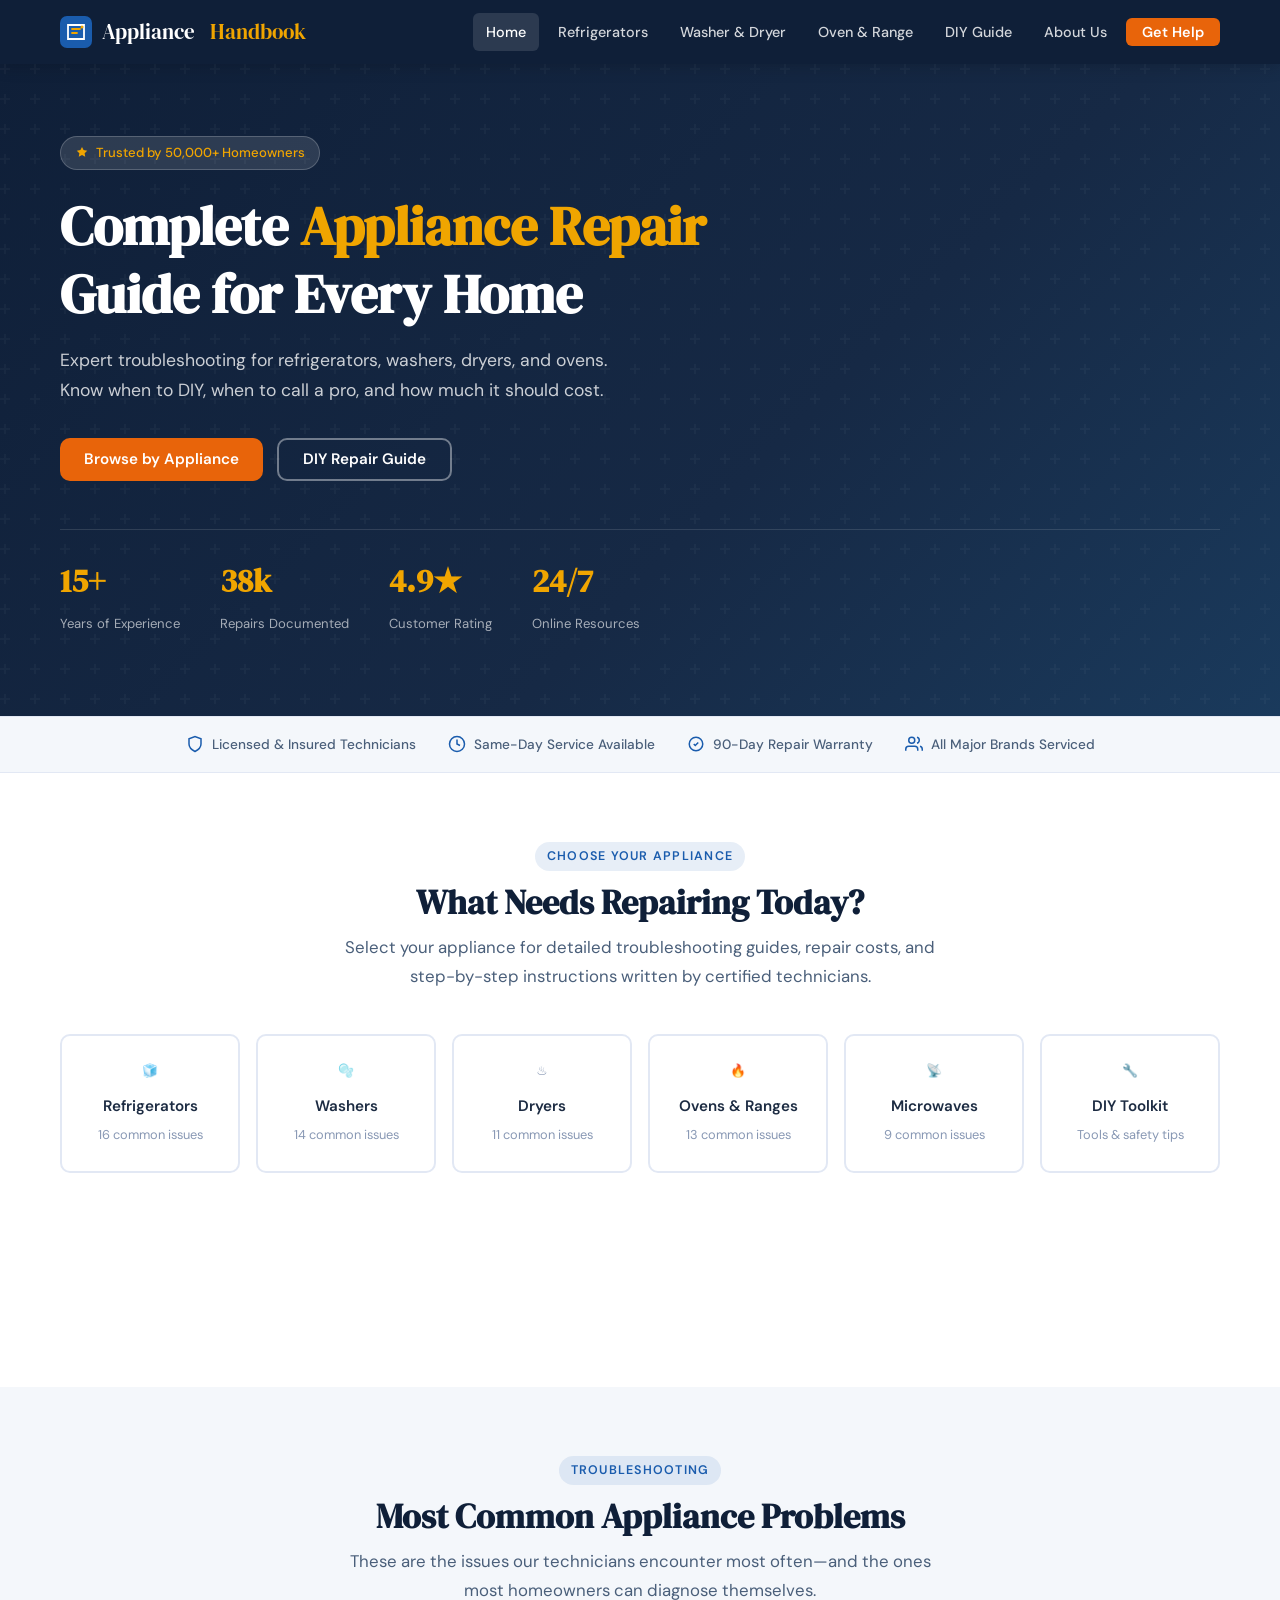
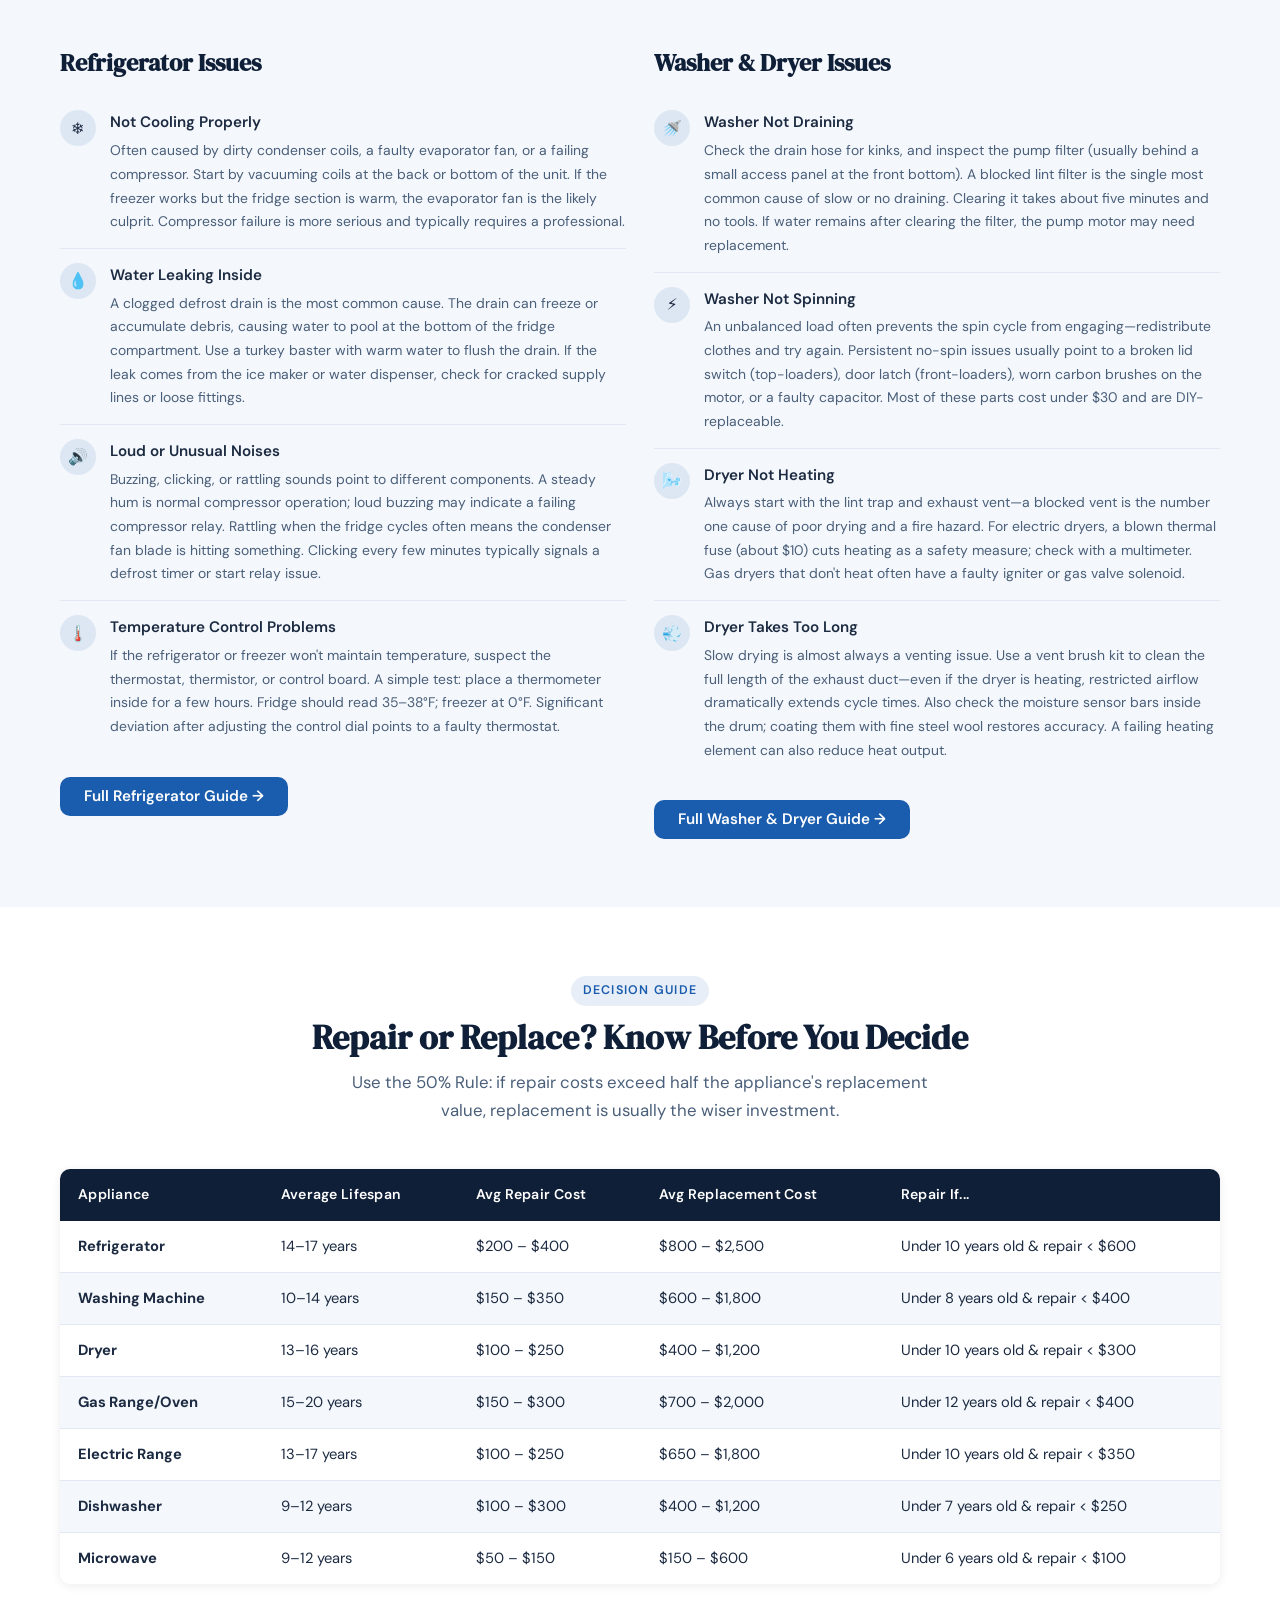
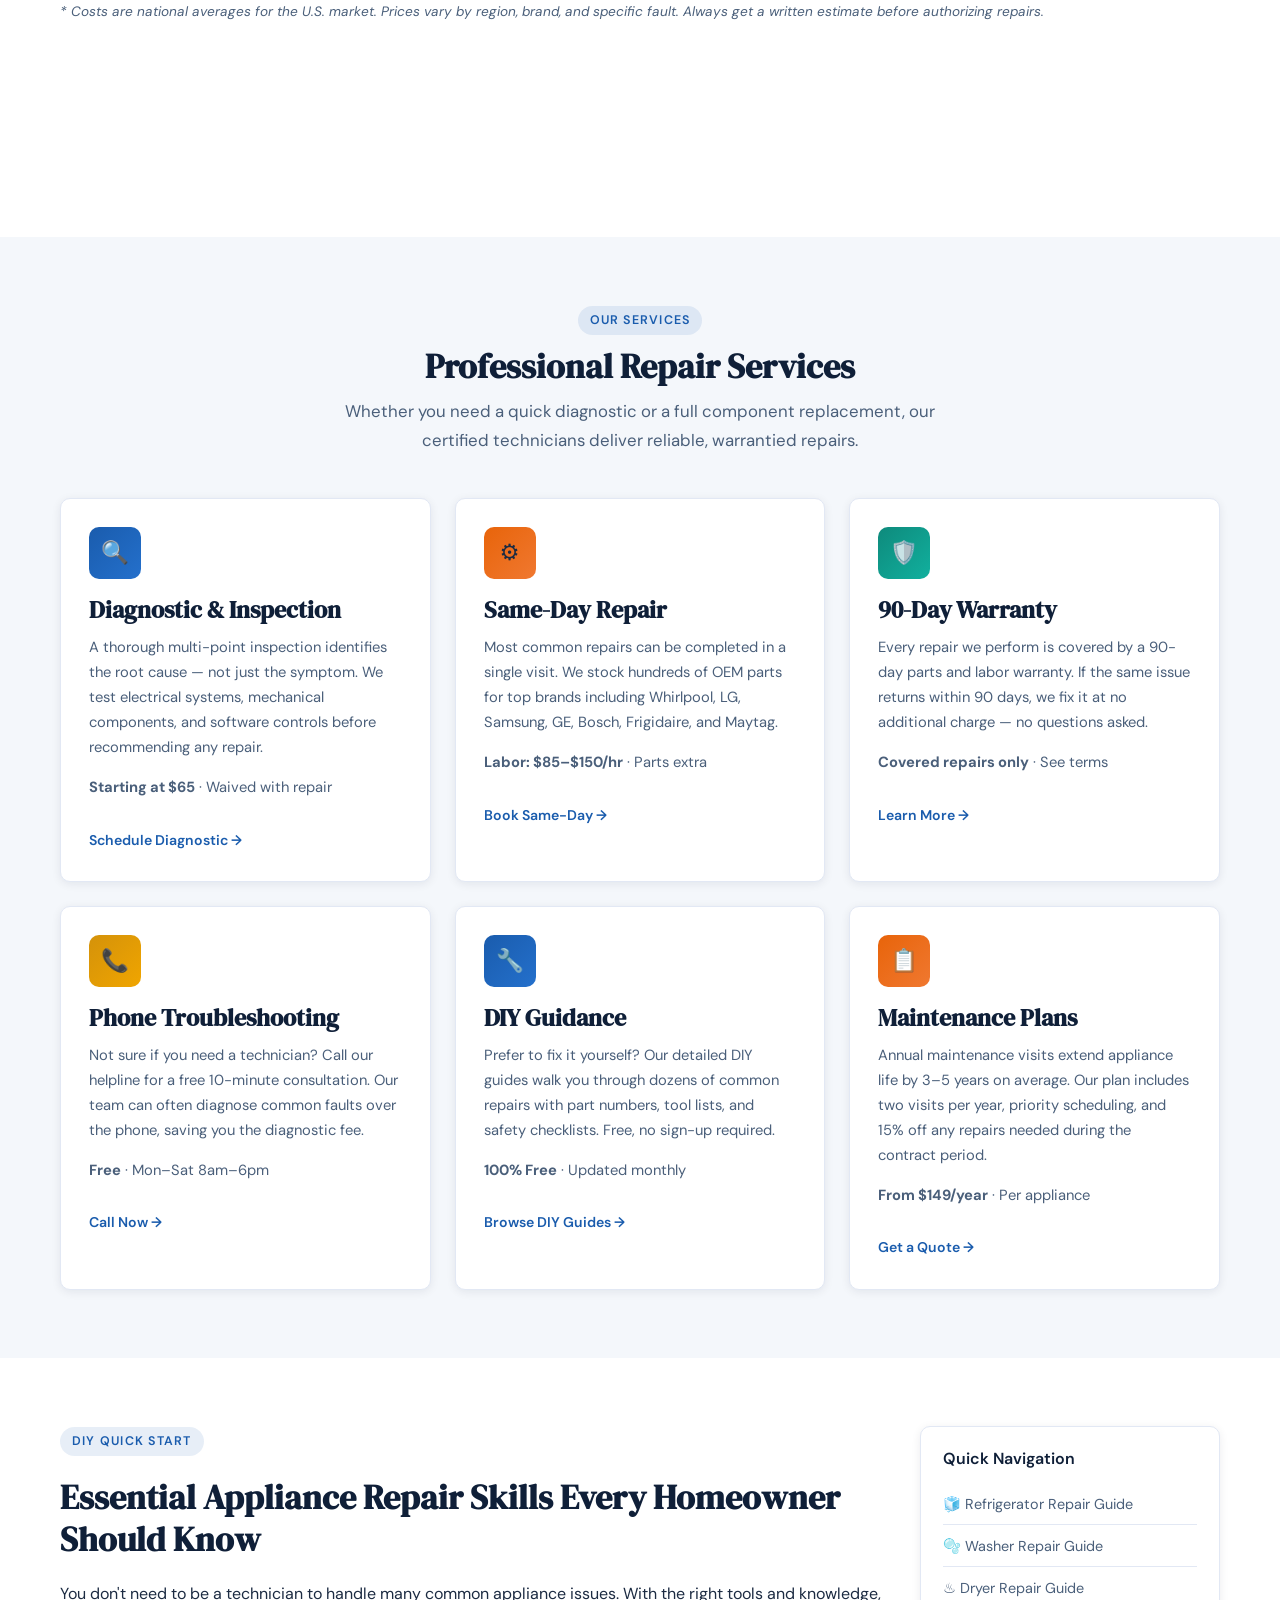
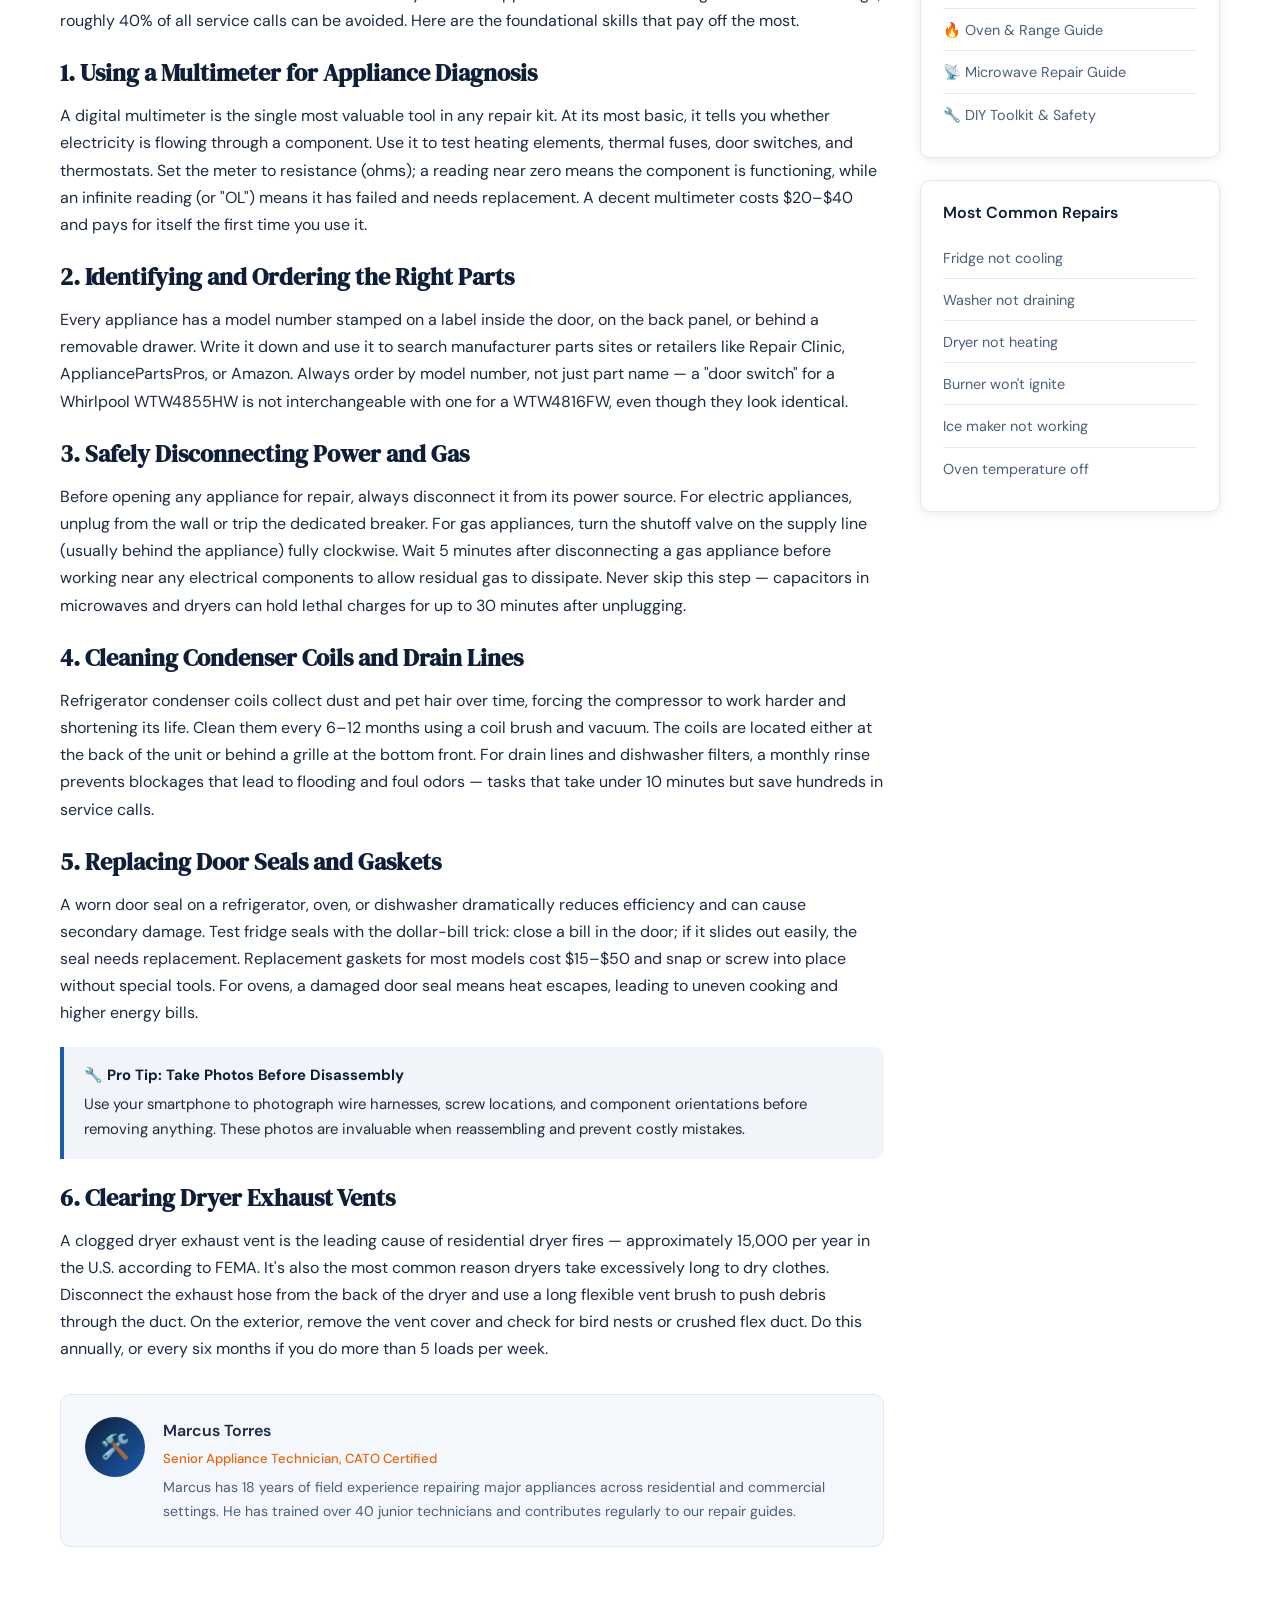
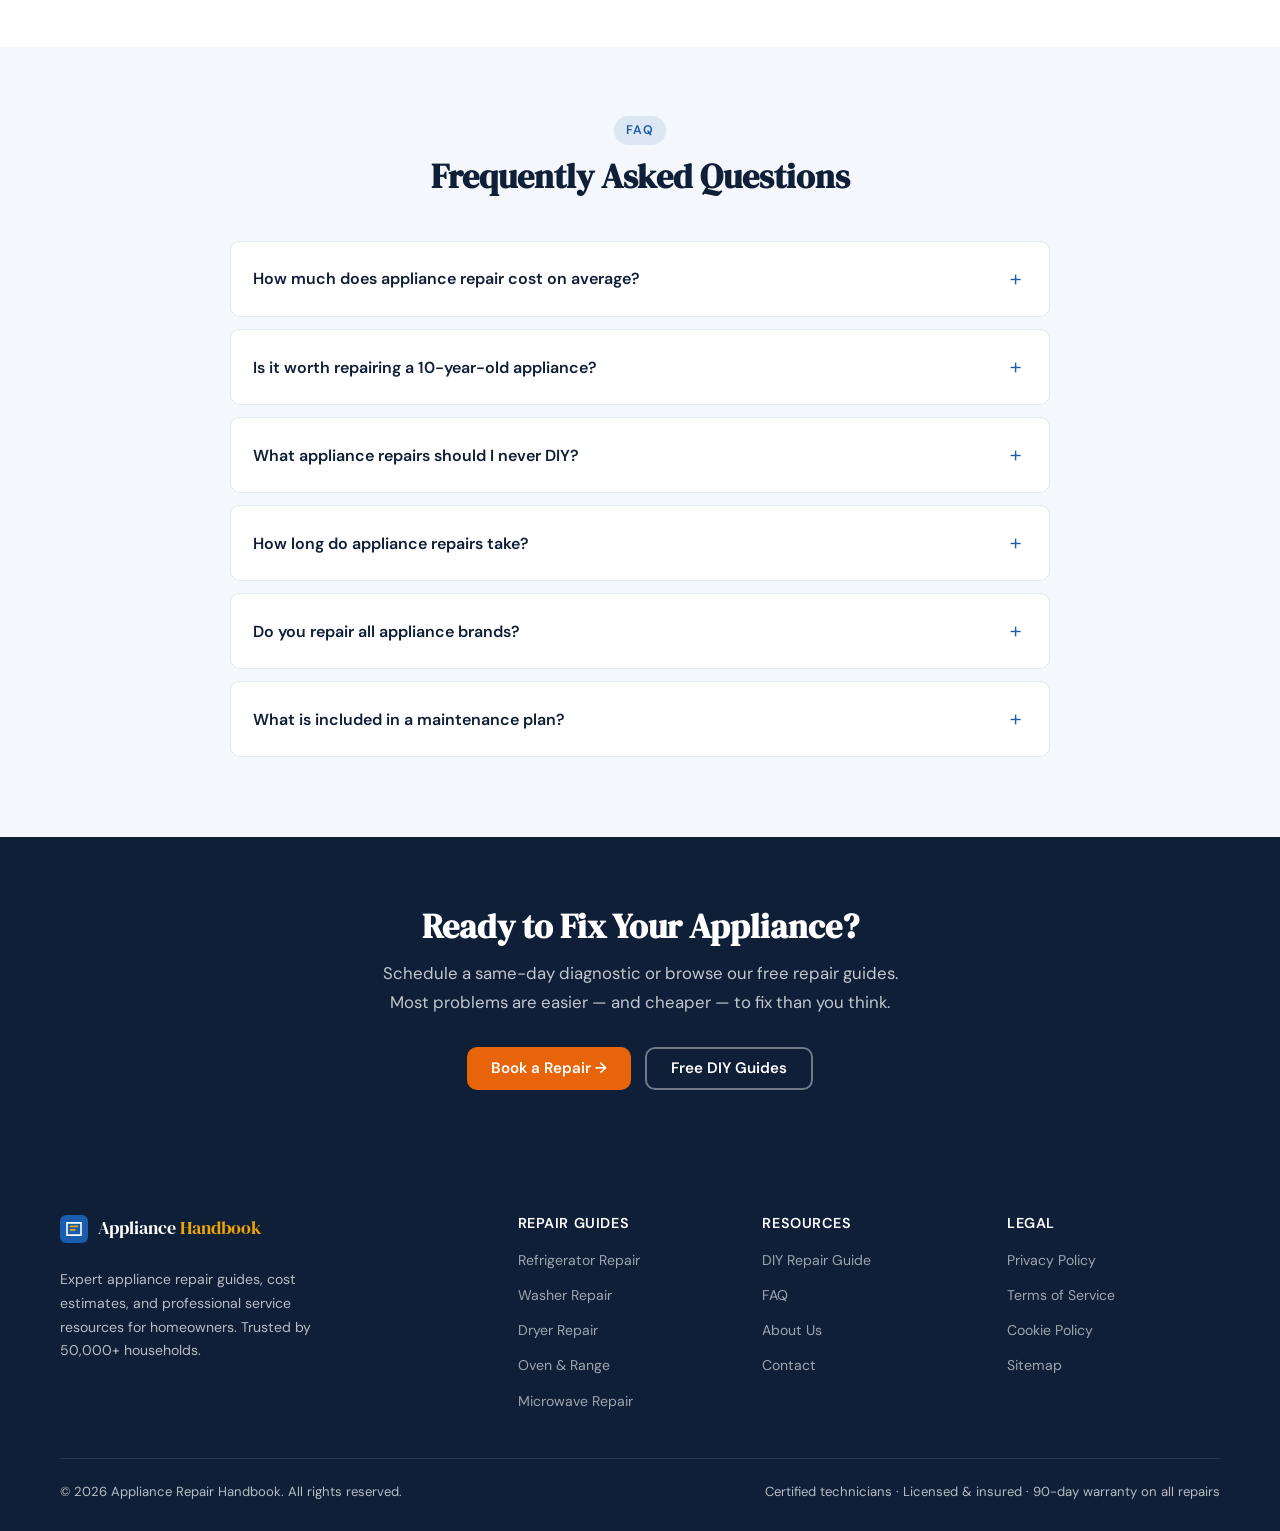
<file: index.html>
<!DOCTYPE html>
<html lang="en">
<head>
  <meta charset="UTF-8">
  <meta name="viewport" content="width=device-width, initial-scale=1.0">
  <title>Appliance Repair Guide: Fridge, Washer, Dryer, Oven | Appliance Repair Handbook</title>
  <meta name="description" content="Comprehensive appliance repair guide covering refrigerators, washers, dryers, and ovens. Expert DIY tips, cost estimates, and when to call a professional technician.">
  <meta name="keywords" content="appliance repair, washer repair near me, refrigerator repair, dryer repair, oven repair, DIY appliance fix">
  <meta name="robots" content="index, follow">

  <link rel="stylesheet" href="css/style.css">

  <style>
    .fade-in { opacity:0; transform:translateY(18px); transition:opacity .5s ease, transform .5s ease; }
    .fade-in.visible { opacity:1; transform:none; }
    #back-to-top { position:fixed; bottom:28px; right:24px; z-index:999; background:var(--navy); color:#fff; border:none; border-radius:50%; width:44px; height:44px; cursor:pointer; font-size:1.2rem; display:flex; align-items:center; justify-content:center; opacity:0; pointer-events:none; transition:opacity .3s; box-shadow:var(--shadow); }
    #back-to-top:hover { background:var(--blue); }
  </style>
  <script type="application/ld+json">
  {
    "@context": "https://schema.org",
    "@type": "FAQPage",
    "mainEntity": [
      {
        "@type": "Question",
        "name": "How much does appliance repair cost on average?",
        "acceptedAnswer": {
          "@type": "Answer",
          "text": "Appliance repair costs vary by appliance type and issue severity. Refrigerator repairs average $200–$400, washer repairs $150–$350, dryer repairs $100–$250, and oven/range repairs $150–$300. Labor typically runs $75–$150 per hour."
        }
      },
      {
        "@type": "Question",
        "name": "Is it worth repairing an old appliance?",
        "acceptedAnswer": {
          "@type": "Answer",
          "text": "A general rule is: if the repair cost exceeds 50% of the appliance's current replacement value, consider replacing it. Also factor in the appliance's age—most appliances last 10–15 years, so older units may not justify major repairs."
        }
      },
      {
        "@type": "Question",
        "name": "Can I repair appliances myself?",
        "acceptedAnswer": {
          "@type": "Answer",
          "text": "Many appliance repairs are DIY-friendly, such as replacing door seals, filters, belts, and igniters. However, repairs involving gas lines, refrigerant systems, or high-voltage electrical components should always be handled by a certified technician."
        }
      }
    ]
  }
  </script>
</head>
<body>

<!-- NAVBAR -->
<nav class="navbar" role="navigation" aria-label="Main navigation">
  <div class="navbar__inner">
    <a href="index.html" class="navbar__logo" aria-label="Appliance Repair Handbook Home">
      <svg viewBox="0 0 32 32" fill="none" xmlns="http://www.w3.org/2000/svg" aria-hidden="true">
        <rect width="32" height="32" rx="7" fill="#1a5cad"/>
        <path d="M8 9h16v14H8z" stroke="#fff" stroke-width="1.8" fill="none" rx="2"/>
        <path d="M12 13h8M12 17h5" stroke="#f0a500" stroke-width="1.8" stroke-linecap="round"/>
        <circle cx="22" cy="11" r="1.5" fill="#f0a500"/>
      </svg>
      Appliance<span>&nbsp;Handbook</span>
    </a>
    <button class="nav-toggle" aria-label="Toggle navigation" aria-expanded="false">
      <span></span><span></span><span></span>
    </button>
    <div class="navbar__nav">
      <a href="index.html">Home</a>
      <a href="fridge.html">Refrigerators</a>
      <a href="washer-dryer.html">Washer &amp; Dryer</a>
      <a href="oven.html">Oven &amp; Range</a>
      <a href="diy-guide.html">DIY Guide</a>
      <a href="about.html">About Us</a>
      <a href="about.html#contact" class="btn btn--sm navbar__cta">Get Help</a>
    </div>
  </div>
</nav>

<!-- HERO -->
<header class="hero" role="banner">
  <div class="hero__inner">
    <div class="hero__badge">
      <svg width="14" height="14" viewBox="0 0 16 16" fill="currentColor" aria-hidden="true"><path d="M8 1l1.8 3.6L14 5.3l-3 2.9.7 4.1L8 10.2l-3.7 2.1.7-4.1-3-2.9 4.2-.7z"/></svg>
      Trusted by 50,000+ Homeowners
    </div>
    <h1 class="hero__title">
      Complete <em>Appliance Repair</em><br>Guide for Every Home
    </h1>
    <p class="hero__sub">Expert troubleshooting for refrigerators, washers, dryers, and ovens. Know when to DIY, when to call a pro, and how much it should cost.</p>
    <div class="hero__ctas">
      <a href="#appliances" class="btn btn--primary">Browse by Appliance</a>
      <a href="diy-guide.html" class="btn btn--outline">DIY Repair Guide</a>
    </div>
    <div class="hero__stats">
      <div class="hero__stat"><strong>15+</strong><span>Years of Experience</span></div>
      <div class="hero__stat"><strong>38k</strong><span>Repairs Documented</span></div>
      <div class="hero__stat"><strong>4.9★</strong><span>Customer Rating</span></div>
      <div class="hero__stat"><strong>24/7</strong><span>Online Resources</span></div>
    </div>
  </div>
</header>

<!-- TRUST BAR -->
<div class="trust-bar" role="complementary" aria-label="Trust indicators">
  <div class="trust-bar__inner">
    <div class="trust-item">
      <svg width="18" height="18" viewBox="0 0 24 24" fill="none" stroke="currentColor" stroke-width="2" aria-hidden="true"><path d="M12 22s8-4 8-10V5l-8-3-8 3v7c0 6 8 10 8 10z"/></svg>
      Licensed &amp; Insured Technicians
    </div>
    <div class="trust-item">
      <svg width="18" height="18" viewBox="0 0 24 24" fill="none" stroke="currentColor" stroke-width="2" aria-hidden="true"><circle cx="12" cy="12" r="10"/><path d="M12 6v6l4 2"/></svg>
      Same-Day Service Available
    </div>
    <div class="trust-item">
      <svg width="18" height="18" viewBox="0 0 24 24" fill="none" stroke="currentColor" stroke-width="2" aria-hidden="true"><path d="M9 12l2 2 4-4m6 2a9 9 0 11-18 0 9 9 0 0118 0z"/></svg>
      90-Day Repair Warranty
    </div>
    <div class="trust-item">
      <svg width="18" height="18" viewBox="0 0 24 24" fill="none" stroke="currentColor" stroke-width="2" aria-hidden="true"><path d="M17 21v-2a4 4 0 00-4-4H5a4 4 0 00-4 4v2"/><circle cx="9" cy="7" r="4"/><path d="M23 21v-2a4 4 0 00-3-3.87"/><path d="M16 3.13a4 4 0 010 7.75"/></svg>
      All Major Brands Serviced
    </div>
  </div>
</div>

<!-- APPLIANCE NAVIGATION -->
<section class="section" id="appliances" aria-labelledby="appliances-heading">
  <div class="container">
    <div class="section__header">
      <span class="section__eyebrow">Choose Your Appliance</span>
      <h2 id="appliances-heading">What Needs Repairing Today?</h2>
      <p>Select your appliance for detailed troubleshooting guides, repair costs, and step-by-step instructions written by certified technicians.</p>
    </div>
    <nav class="appliance-nav" aria-label="Appliance categories">
      <a href="fridge.html" class="app-card">
        <span class="app-card__icon" role="img" aria-label="Refrigerator">🧊</span>
        <strong>Refrigerators</strong>
        <span>16 common issues</span>
      </a>
      <a href="washer-dryer.html" class="app-card">
        <span class="app-card__icon" role="img" aria-label="Washing machine">🫧</span>
        <strong>Washers</strong>
        <span>14 common issues</span>
      </a>
      <a href="washer-dryer.html#dryer" class="app-card">
        <span class="app-card__icon" role="img" aria-label="Dryer">♨️</span>
        <strong>Dryers</strong>
        <span>11 common issues</span>
      </a>
      <a href="oven.html" class="app-card">
        <span class="app-card__icon" role="img" aria-label="Oven">🔥</span>
        <strong>Ovens &amp; Ranges</strong>
        <span>13 common issues</span>
      </a>
      <a href="oven.html#microwave" class="app-card">
        <span class="app-card__icon" role="img" aria-label="Microwave">📡</span>
        <strong>Microwaves</strong>
        <span>9 common issues</span>
      </a>
      <a href="diy-guide.html" class="app-card">
        <span class="app-card__icon" role="img" aria-label="Tools">🔧</span>
        <strong>DIY Toolkit</strong>
        <span>Tools &amp; safety tips</span>
      </a>
    </nav>
  </div>
</section>

<!-- AD SLOT 1 — after appliance nav / "Common Problems" section -->
<div class="container">
  <div id="ad-slot-1" class="ad-container" data-type="rsoc" role="complementary" aria-label="Advertisement"></div>
</div>

<!-- COMMON PROBLEMS -->
<section class="section section--alt" aria-labelledby="problems-heading">
  <div class="container">
    <div class="section__header">
      <span class="section__eyebrow">Troubleshooting</span>
      <h2 id="problems-heading">Most Common Appliance Problems</h2>
      <p>These are the issues our technicians encounter most often—and the ones most homeowners can diagnose themselves.</p>
    </div>
    <div class="grid-2">
      <div>
        <h3 style="margin-bottom:18px;">Refrigerator Issues</h3>
        <ul class="problem-list" aria-label="Common refrigerator problems">
          <li>
            <div class="problem-list__icon" aria-hidden="true">❄️</div>
            <div class="problem-list__text">
              <strong>Not Cooling Properly</strong>
              <p>Often caused by dirty condenser coils, a faulty evaporator fan, or a failing compressor. Start by vacuuming coils at the back or bottom of the unit. If the freezer works but the fridge section is warm, the evaporator fan is the likely culprit. Compressor failure is more serious and typically requires a professional.</p>
            </div>
          </li>
          <li>
            <div class="problem-list__icon" aria-hidden="true">💧</div>
            <div class="problem-list__text">
              <strong>Water Leaking Inside</strong>
              <p>A clogged defrost drain is the most common cause. The drain can freeze or accumulate debris, causing water to pool at the bottom of the fridge compartment. Use a turkey baster with warm water to flush the drain. If the leak comes from the ice maker or water dispenser, check for cracked supply lines or loose fittings.</p>
            </div>
          </li>
          <li>
            <div class="problem-list__icon" aria-hidden="true">🔊</div>
            <div class="problem-list__text">
              <strong>Loud or Unusual Noises</strong>
              <p>Buzzing, clicking, or rattling sounds point to different components. A steady hum is normal compressor operation; loud buzzing may indicate a failing compressor relay. Rattling when the fridge cycles often means the condenser fan blade is hitting something. Clicking every few minutes typically signals a defrost timer or start relay issue.</p>
            </div>
          </li>
          <li>
            <div class="problem-list__icon" aria-hidden="true">🌡️</div>
            <div class="problem-list__text">
              <strong>Temperature Control Problems</strong>
              <p>If the refrigerator or freezer won't maintain temperature, suspect the thermostat, thermistor, or control board. A simple test: place a thermometer inside for a few hours. Fridge should read 35–38°F; freezer at 0°F. Significant deviation after adjusting the control dial points to a faulty thermostat.</p>
            </div>
          </li>
        </ul>
        <a href="fridge.html" class="btn btn--blue mt-3">Full Refrigerator Guide →</a>
      </div>
      <div>
        <h3 style="margin-bottom:18px;">Washer &amp; Dryer Issues</h3>
        <ul class="problem-list" aria-label="Common washer and dryer problems">
          <li>
            <div class="problem-list__icon" aria-hidden="true">🚿</div>
            <div class="problem-list__text">
              <strong>Washer Not Draining</strong>
              <p>Check the drain hose for kinks, and inspect the pump filter (usually behind a small access panel at the front bottom). A blocked lint filter is the single most common cause of slow or no draining. Clearing it takes about five minutes and no tools. If water remains after clearing the filter, the pump motor may need replacement.</p>
            </div>
          </li>
          <li>
            <div class="problem-list__icon" aria-hidden="true">⚡</div>
            <div class="problem-list__text">
              <strong>Washer Not Spinning</strong>
              <p>An unbalanced load often prevents the spin cycle from engaging—redistribute clothes and try again. Persistent no-spin issues usually point to a broken lid switch (top-loaders), door latch (front-loaders), worn carbon brushes on the motor, or a faulty capacitor. Most of these parts cost under $30 and are DIY-replaceable.</p>
            </div>
          </li>
          <li>
            <div class="problem-list__icon" aria-hidden="true">🌬️</div>
            <div class="problem-list__text">
              <strong>Dryer Not Heating</strong>
              <p>Always start with the lint trap and exhaust vent—a blocked vent is the number one cause of poor drying and a fire hazard. For electric dryers, a blown thermal fuse (about $10) cuts heating as a safety measure; check with a multimeter. Gas dryers that don't heat often have a faulty igniter or gas valve solenoid.</p>
            </div>
          </li>
          <li>
            <div class="problem-list__icon" aria-hidden="true">💨</div>
            <div class="problem-list__text">
              <strong>Dryer Takes Too Long</strong>
              <p>Slow drying is almost always a venting issue. Use a vent brush kit to clean the full length of the exhaust duct—even if the dryer is heating, restricted airflow dramatically extends cycle times. Also check the moisture sensor bars inside the drum; coating them with fine steel wool restores accuracy. A failing heating element can also reduce heat output.</p>
            </div>
          </li>
        </ul>
        <a href="washer-dryer.html" class="btn btn--blue mt-3">Full Washer &amp; Dryer Guide →</a>
      </div>
    </div>
  </div>
</section>

<!-- REPAIR vs REPLACE -->
<section class="section" aria-labelledby="repair-replace-heading">
  <div class="container">
    <div class="section__header">
      <span class="section__eyebrow">Decision Guide</span>
      <h2 id="repair-replace-heading">Repair or Replace? Know Before You Decide</h2>
      <p>Use the 50% Rule: if repair costs exceed half the appliance's replacement value, replacement is usually the wiser investment.</p>
    </div>
    <div class="table-wrap" role="region" aria-label="Repair vs Replace comparison table" tabindex="0">
      <table>
        <thead>
          <tr>
            <th scope="col">Appliance</th>
            <th scope="col">Average Lifespan</th>
            <th scope="col">Avg Repair Cost</th>
            <th scope="col">Avg Replacement Cost</th>
            <th scope="col">Repair If...</th>
          </tr>
        </thead>
        <tbody>
          <tr>
            <td><strong>Refrigerator</strong></td>
            <td>14–17 years</td>
            <td>$200 – $400</td>
            <td>$800 – $2,500</td>
            <td>Under 10 years old &amp; repair &lt; $600</td>
          </tr>
          <tr>
            <td><strong>Washing Machine</strong></td>
            <td>10–14 years</td>
            <td>$150 – $350</td>
            <td>$600 – $1,800</td>
            <td>Under 8 years old &amp; repair &lt; $400</td>
          </tr>
          <tr>
            <td><strong>Dryer</strong></td>
            <td>13–16 years</td>
            <td>$100 – $250</td>
            <td>$400 – $1,200</td>
            <td>Under 10 years old &amp; repair &lt; $300</td>
          </tr>
          <tr>
            <td><strong>Gas Range/Oven</strong></td>
            <td>15–20 years</td>
            <td>$150 – $300</td>
            <td>$700 – $2,000</td>
            <td>Under 12 years old &amp; repair &lt; $400</td>
          </tr>
          <tr>
            <td><strong>Electric Range</strong></td>
            <td>13–17 years</td>
            <td>$100 – $250</td>
            <td>$650 – $1,800</td>
            <td>Under 10 years old &amp; repair &lt; $350</td>
          </tr>
          <tr>
            <td><strong>Dishwasher</strong></td>
            <td>9–12 years</td>
            <td>$100 – $300</td>
            <td>$400 – $1,200</td>
            <td>Under 7 years old &amp; repair &lt; $250</td>
          </tr>
          <tr>
            <td><strong>Microwave</strong></td>
            <td>9–12 years</td>
            <td>$50 – $150</td>
            <td>$150 – $600</td>
            <td>Under 6 years old &amp; repair &lt; $100</td>
          </tr>
        </tbody>
      </table>
    </div>
    <p class="text-muted mt-2" style="font-size:.85rem;"><em>* Costs are national averages for the U.S. market. Prices vary by region, brand, and specific fault. Always get a written estimate before authorizing repairs.</em></p>
  </div>
</section>

<!-- AD SLOT 2 — before service table / CTA section -->
<div class="container">
  <div id="ad-slot-2" class="ad-container" role="complementary" aria-label="Advertisement"></div>
</div>

<!-- HOW WE HELP / SERVICE OVERVIEW -->
<section class="section section--alt" aria-labelledby="services-heading">
  <div class="container">
    <div class="section__header">
      <span class="section__eyebrow">Our Services</span>
      <h2 id="services-heading">Professional Repair Services</h2>
      <p>Whether you need a quick diagnostic or a full component replacement, our certified technicians deliver reliable, warrantied repairs.</p>
    </div>
    <div class="grid-3">
      <div class="card">
        <div class="card__icon" aria-hidden="true">🔍</div>
        <h3>Diagnostic &amp; Inspection</h3>
        <p>A thorough multi-point inspection identifies the root cause — not just the symptom. We test electrical systems, mechanical components, and software controls before recommending any repair.</p>
        <p><strong>Starting at $65</strong> · Waived with repair</p>
        <a href="about.html#contact" class="card-link">Schedule Diagnostic →</a>
      </div>
      <div class="card">
        <div class="card__icon card__icon--orange" aria-hidden="true">⚙️</div>
        <h3>Same-Day Repair</h3>
        <p>Most common repairs can be completed in a single visit. We stock hundreds of OEM parts for top brands including Whirlpool, LG, Samsung, GE, Bosch, Frigidaire, and Maytag.</p>
        <p><strong>Labor: $85–$150/hr</strong> · Parts extra</p>
        <a href="about.html#contact" class="card-link">Book Same-Day →</a>
      </div>
      <div class="card">
        <div class="card__icon card__icon--teal" aria-hidden="true">🛡️</div>
        <h3>90-Day Warranty</h3>
        <p>Every repair we perform is covered by a 90-day parts and labor warranty. If the same issue returns within 90 days, we fix it at no additional charge — no questions asked.</p>
        <p><strong>Covered repairs only</strong> · See terms</p>
        <a href="about.html" class="card-link">Learn More →</a>
      </div>
      <div class="card">
        <div class="card__icon card__icon--gold" aria-hidden="true">📞</div>
        <h3>Phone Troubleshooting</h3>
        <p>Not sure if you need a technician? Call our helpline for a free 10-minute consultation. Our team can often diagnose common faults over the phone, saving you the diagnostic fee.</p>
        <p><strong>Free</strong> · Mon–Sat 8am–6pm</p>
        <a href="about.html#contact" class="card-link">Call Now →</a>
      </div>
      <div class="card">
        <div class="card__icon" aria-hidden="true">🔧</div>
        <h3>DIY Guidance</h3>
        <p>Prefer to fix it yourself? Our detailed DIY guides walk you through dozens of common repairs with part numbers, tool lists, and safety checklists. Free, no sign-up required.</p>
        <p><strong>100% Free</strong> · Updated monthly</p>
        <a href="diy-guide.html" class="card-link">Browse DIY Guides →</a>
      </div>
      <div class="card">
        <div class="card__icon card__icon--orange" aria-hidden="true">📋</div>
        <h3>Maintenance Plans</h3>
        <p>Annual maintenance visits extend appliance life by 3–5 years on average. Our plan includes two visits per year, priority scheduling, and 15% off any repairs needed during the contract period.</p>
        <p><strong>From $149/year</strong> · Per appliance</p>
        <a href="about.html#contact" class="card-link">Get a Quote →</a>
      </div>
    </div>
  </div>
</section>

<!-- DIY QUICK-START -->
<section class="section" aria-labelledby="diy-heading">
  <div class="content-sidebar container">
    <main>
      <span class="section__eyebrow">DIY Quick Start</span>
      <h2 id="diy-heading" style="margin:10px 0 20px;">Essential Appliance Repair Skills Every Homeowner Should Know</h2>
      <p>You don't need to be a technician to handle many common appliance issues. With the right tools and knowledge, roughly 40% of all service calls can be avoided. Here are the foundational skills that pay off the most.</p>

      <h3 style="margin:24px 0 14px;">1. Using a Multimeter for Appliance Diagnosis</h3>
      <p>A digital multimeter is the single most valuable tool in any repair kit. At its most basic, it tells you whether electricity is flowing through a component. Use it to test heating elements, thermal fuses, door switches, and thermostats. Set the meter to resistance (ohms); a reading near zero means the component is functioning, while an infinite reading (or "OL") means it has failed and needs replacement. A decent multimeter costs $20–$40 and pays for itself the first time you use it.</p>

      <h3 style="margin:24px 0 14px;">2. Identifying and Ordering the Right Parts</h3>
      <p>Every appliance has a model number stamped on a label inside the door, on the back panel, or behind a removable drawer. Write it down and use it to search manufacturer parts sites or retailers like Repair Clinic, AppliancePartsPros, or Amazon. Always order by model number, not just part name — a "door switch" for a Whirlpool WTW4855HW is not interchangeable with one for a WTW4816FW, even though they look identical.</p>

      <h3 style="margin:24px 0 14px;">3. Safely Disconnecting Power and Gas</h3>
      <p>Before opening any appliance for repair, always disconnect it from its power source. For electric appliances, unplug from the wall or trip the dedicated breaker. For gas appliances, turn the shutoff valve on the supply line (usually behind the appliance) fully clockwise. Wait 5 minutes after disconnecting a gas appliance before working near any electrical components to allow residual gas to dissipate. Never skip this step — capacitors in microwaves and dryers can hold lethal charges for up to 30 minutes after unplugging.</p>

      <h3 style="margin:24px 0 14px;">4. Cleaning Condenser Coils and Drain Lines</h3>
      <p>Refrigerator condenser coils collect dust and pet hair over time, forcing the compressor to work harder and shortening its life. Clean them every 6–12 months using a coil brush and vacuum. The coils are located either at the back of the unit or behind a grille at the bottom front. For drain lines and dishwasher filters, a monthly rinse prevents blockages that lead to flooding and foul odors — tasks that take under 10 minutes but save hundreds in service calls.</p>

      <h3 style="margin:24px 0 14px;">5. Replacing Door Seals and Gaskets</h3>
      <p>A worn door seal on a refrigerator, oven, or dishwasher dramatically reduces efficiency and can cause secondary damage. Test fridge seals with the dollar-bill trick: close a bill in the door; if it slides out easily, the seal needs replacement. Replacement gaskets for most models cost $15–$50 and snap or screw into place without special tools. For ovens, a damaged door seal means heat escapes, leading to uneven cooking and higher energy bills.</p>

      <div class="tip-box">
        <strong>🔧 Pro Tip: Take Photos Before Disassembly</strong>
        Use your smartphone to photograph wire harnesses, screw locations, and component orientations before removing anything. These photos are invaluable when reassembling and prevent costly mistakes.
      </div>

      <h3 style="margin:24px 0 14px;">6. Clearing Dryer Exhaust Vents</h3>
      <p>A clogged dryer exhaust vent is the leading cause of residential dryer fires — approximately 15,000 per year in the U.S. according to FEMA. It's also the most common reason dryers take excessively long to dry clothes. Disconnect the exhaust hose from the back of the dryer and use a long flexible vent brush to push debris through the duct. On the exterior, remove the vent cover and check for bird nests or crushed flex duct. Do this annually, or every six months if you do more than 5 loads per week.</p>

      <div class="author-box" aria-label="Article author">
        <div class="author-avatar" role="img" aria-label="Marcus Torres">🛠️</div>
        <div class="author-info">
          <strong>Marcus Torres</strong>
          <span>Senior Appliance Technician, CATO Certified</span>
          <p>Marcus has 18 years of field experience repairing major appliances across residential and commercial settings. He has trained over 40 junior technicians and contributes regularly to our repair guides.</p>
        </div>
      </div>
    </main>
    <aside aria-label="Sidebar navigation and advertisement">
      <div class="sidebar-widget">
        <h4>Quick Navigation</h4>
        <ul class="sidebar-links">
          <li><a href="fridge.html">🧊 Refrigerator Repair Guide</a></li>
          <li><a href="washer-dryer.html">🫧 Washer Repair Guide</a></li>
          <li><a href="washer-dryer.html#dryer">♨️ Dryer Repair Guide</a></li>
          <li><a href="oven.html">🔥 Oven &amp; Range Guide</a></li>
          <li><a href="oven.html#microwave">📡 Microwave Repair Guide</a></li>
          <li><a href="diy-guide.html">🔧 DIY Toolkit &amp; Safety</a></li>
        </ul>
      </div>
      <div class="sidebar-widget">
        <h4>Most Common Repairs</h4>
        <ul class="sidebar-links">
          <li><a href="fridge.html#not-cooling">Fridge not cooling</a></li>
          <li><a href="washer-dryer.html#not-draining">Washer not draining</a></li>
          <li><a href="washer-dryer.html#dryer-heat">Dryer not heating</a></li>
          <li><a href="oven.html#burner">Burner won't ignite</a></li>
          <li><a href="fridge.html#ice-maker">Ice maker not working</a></li>
          <li><a href="oven.html#temp">Oven temperature off</a></li>
        </ul>
      </div>
      <!-- AD SLOT 3 — sidebar, after DIY section -->
      <div id="ad-slot-3" class="ad-container sidebar" role="complementary" aria-label="Advertisement"></div>
    </aside>
  </div>
</section>

<!-- FAQ -->
<section class="section section--alt" aria-labelledby="faq-heading">
  <div class="container--narrow">
    <div class="section__header">
      <span class="section__eyebrow">FAQ</span>
      <h2 id="faq-heading">Frequently Asked Questions</h2>
    </div>
    <div role="list">
      <details class="faq-item" role="listitem">
        <summary>How much does appliance repair cost on average?</summary>
        <div class="faq-body">
          <p>Repair costs vary widely depending on the appliance and the fault. Refrigerator repairs average $200–$400, washing machine repairs run $150–$350, dryer repairs cost $100–$250, and oven or range repairs typically fall in the $150–$300 range. Labor rates vary by region and typically run $75–$150 per hour. Always request a written estimate before work begins — most reputable services offer free or low-cost diagnostic visits with repair.</p>
        </div>
      </details>
      <details class="faq-item" role="listitem">
        <summary>Is it worth repairing a 10-year-old appliance?</summary>
        <div class="faq-body">
          <p>The 50% Rule is a good starting point: if the cost to repair an appliance exceeds 50% of what it would cost to replace it new, replacement often makes more financial sense. However, age matters too — a 10-year-old refrigerator is past the midpoint of its expected lifespan, so a major repair like a compressor replacement may not make economic sense even if the repair cost is under 50%. For a 10-year-old appliance, we'd recommend repair only for minor issues under $200.</p>
        </div>
      </details>
      <details class="faq-item" role="listitem">
        <summary>What appliance repairs should I never DIY?</summary>
        <div class="faq-body">
          <p>Some repairs are genuinely dangerous without proper training and tools. Never attempt: refrigerant (Freon) work — this requires an EPA 608 certification; gas line connections or valve replacements; microwave magnetron or capacitor replacement (these hold lethal charges); any repair where you cannot completely isolate the appliance from its power source. For all other repairs, consult our DIY guides and proceed only if you're comfortable with the steps involved.</p>
        </div>
      </details>
      <details class="faq-item" role="listitem">
        <summary>How long do appliance repairs take?</summary>
        <div class="faq-body">
          <p>Simple repairs like replacing a thermal fuse, lid switch, or door gasket can be completed in 30–60 minutes. More complex repairs involving control boards, pumps, or compressors may take 2–3 hours, or require a return visit if parts need to be ordered. When booking a service call, we'll provide an estimated timeframe after the initial diagnostic. Most repairs are completed in a single visit, assuming parts are available.</p>
        </div>
      </details>
      <details class="faq-item" role="listitem">
        <summary>Do you repair all appliance brands?</summary>
        <div class="faq-body">
          <p>Our technicians are trained to service all major brands including Whirlpool, Maytag, KitchenAid, GE, GE Profile, Frigidaire, Samsung, LG, Bosch, Electrolux, Miele, Sub-Zero, Thermador, and Wolf. For specialty or commercial brands, please call to confirm availability in your area. We carry OEM parts for over 200 appliance models and can order parts for most others within 1–2 business days.</p>
        </div>
      </details>
      <details class="faq-item" role="listitem">
        <summary>What is included in a maintenance plan?</summary>
        <div class="faq-body">
          <p>Our annual maintenance plan includes two scheduled service visits per year, a comprehensive multi-point inspection, cleaning of accessible components (coils, filters, vents), lubrication of moving parts, and a written condition report. Plan holders also receive priority scheduling (next-day availability), 15% off any repair labor, and a 120-day repair warranty instead of our standard 90 days. Plans start at $149 per appliance per year.</p>
        </div>
      </details>
    </div>
  </div>
</section>

<!-- CTA STRIP -->
<section class="section section--dark" aria-labelledby="cta-heading">
  <div class="container text-center">
    <h2 id="cta-heading">Ready to Fix Your Appliance?</h2>
    <p style="color:rgba(255,255,255,.75); font-size:1.05rem; max-width:540px; margin:12px auto 30px;">Schedule a same-day diagnostic or browse our free repair guides. Most problems are easier — and cheaper — to fix than you think.</p>
    <div style="display:flex; gap:14px; justify-content:center; flex-wrap:wrap;">
      <a href="about.html#contact" class="btn btn--primary">Book a Repair →</a>
      <a href="diy-guide.html" class="btn btn--outline">Free DIY Guides</a>
    </div>
  </div>
</section>

<!-- FOOTER -->
<footer class="footer" role="contentinfo">
  <div class="container">
    <div class="footer__grid">
      <div class="footer__brand">
        <a href="index.html" class="navbar__logo" style="margin-bottom:12px; display:inline-flex;">
          <svg viewBox="0 0 32 32" fill="none" xmlns="http://www.w3.org/2000/svg" aria-hidden="true" style="width:28px;height:28px;">
            <rect width="32" height="32" rx="7" fill="#1a5cad"/>
            <path d="M8 9h16v14H8z" stroke="#fff" stroke-width="1.8" fill="none"/>
            <path d="M12 13h8M12 17h5" stroke="#f0a500" stroke-width="1.8" stroke-linecap="round"/>
          </svg>
          <span style="font-family:var(--font-serif);color:#fff;font-size:1.1rem;">Appliance<span style="color:var(--gold);">&nbsp;Handbook</span></span>
        </a>
        <p>Expert appliance repair guides, cost estimates, and professional service resources for homeowners. Trusted by 50,000+ households.</p>
      </div>
      <div>
        <h5>Repair Guides</h5>
        <ul class="footer-links">
          <li><a href="fridge.html">Refrigerator Repair</a></li>
          <li><a href="washer-dryer.html">Washer Repair</a></li>
          <li><a href="washer-dryer.html#dryer">Dryer Repair</a></li>
          <li><a href="oven.html">Oven &amp; Range</a></li>
          <li><a href="oven.html#microwave">Microwave Repair</a></li>
        </ul>
      </div>
      <div>
        <h5>Resources</h5>
        <ul class="footer-links">
          <li><a href="diy-guide.html">DIY Repair Guide</a></li>
          <li><a href="index.html#faq">FAQ</a></li>
          <li><a href="about.html">About Us</a></li>
          <li><a href="about.html#contact">Contact</a></li>
        </ul>
      </div>
      <div>
        <h5>Legal</h5>
        <ul class="footer-links">
          <li><a href="privacy.html">Privacy Policy</a></li>
          <li><a href="privacy.html#terms">Terms of Service</a></li>
          <li><a href="privacy.html#cookies">Cookie Policy</a></li>
          <li><a href="sitemap.xml">Sitemap</a></li>
        </ul>
      </div>
    </div>
    <div class="footer__bottom">
      <span>© 2026 Appliance Repair Handbook. All rights reserved.</span>
      <span>Certified technicians · Licensed &amp; insured · 90-day warranty on all repairs</span>
    </div>
  </div>
</footer>

<button id="back-to-top" aria-label="Back to top">↑</button>
<script src="js/main.js"></script>
</body>
</html>
</file>
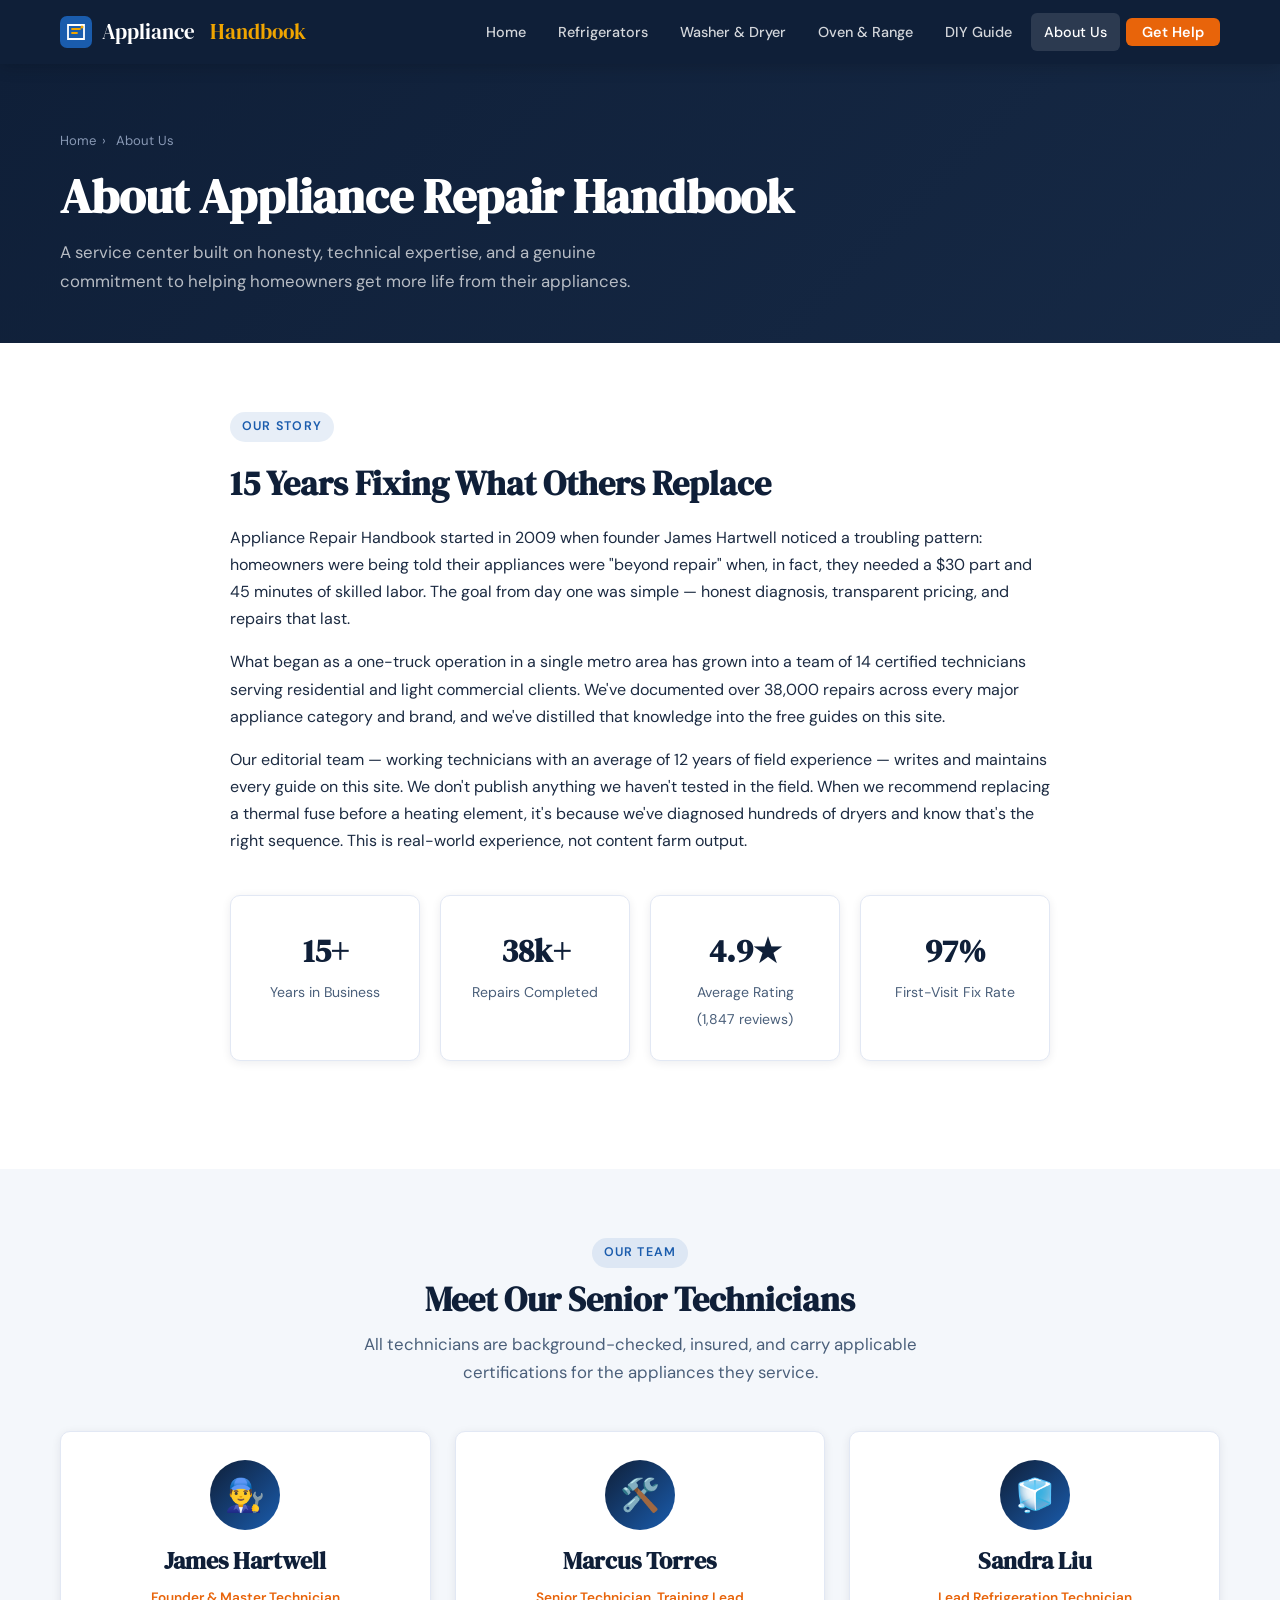
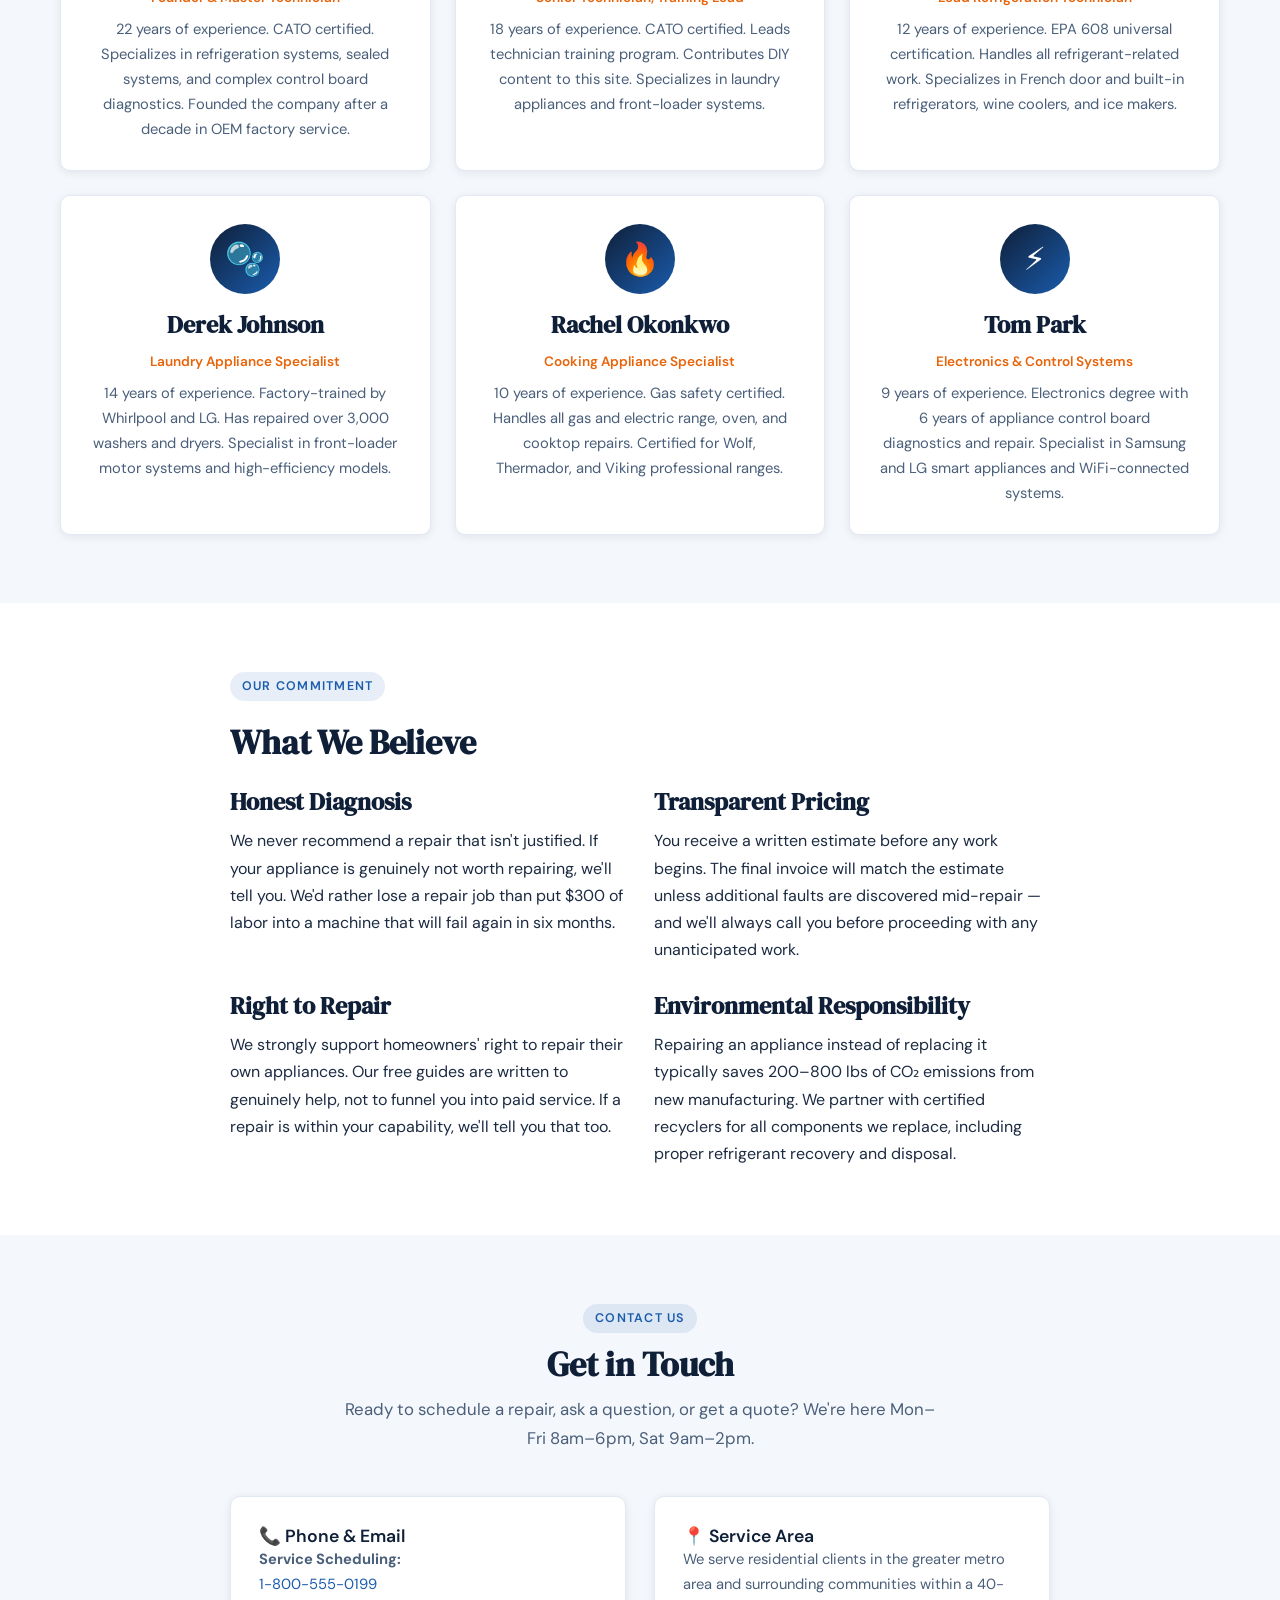
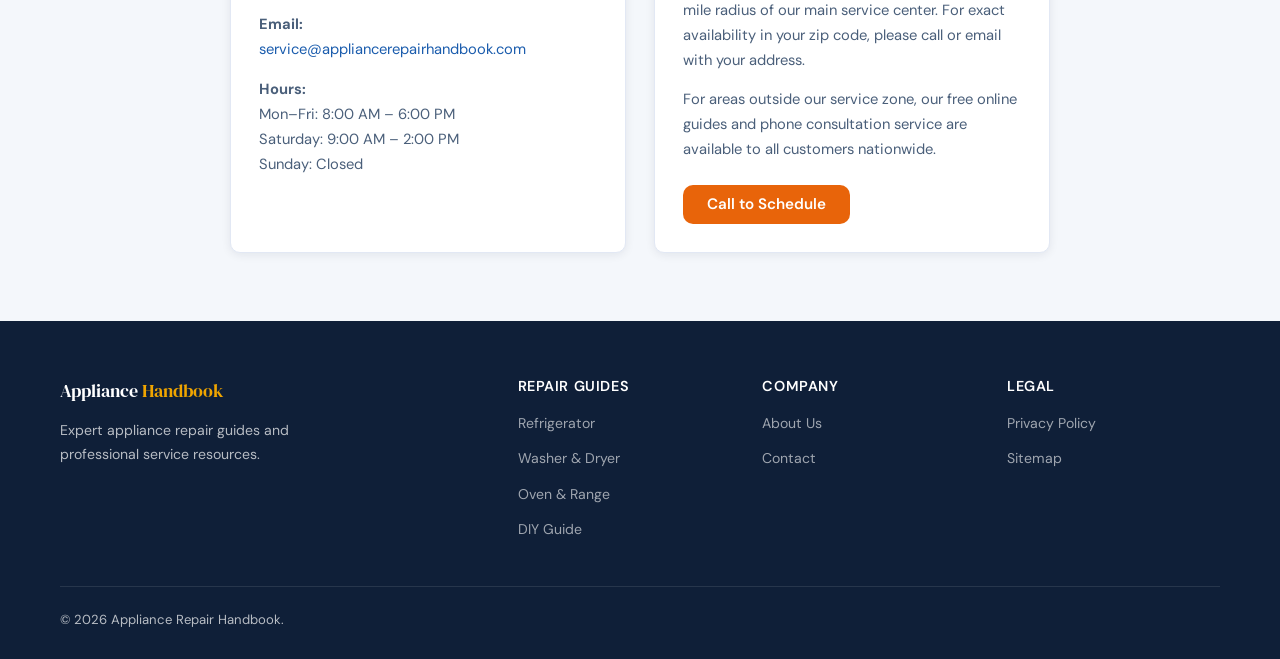
<file: about.html>
<!DOCTYPE html>
<html lang="en">
<head>
  <meta charset="UTF-8">
  <meta name="viewport" content="width=device-width, initial-scale=1.0">
  <title>About Us — Certified Appliance Repair Service with 15 Years of Experience | Appliance Repair Handbook</title>
  <meta name="description" content="Meet the team behind Appliance Repair Handbook. Certified appliance technicians with 15+ years of experience serving homeowners. Learn about our services, team, and repair guarantee.">
  <meta name="keywords" content="appliance repair service, certified appliance technician, appliance repair near me, appliance repair company">
  <meta name="robots" content="index, follow">
  
  <link rel="stylesheet" href="css/style.css">
  <style>.fade-in{opacity:0;transform:translateY(18px);transition:opacity .5s ease,transform .5s ease}.fade-in.visible{opacity:1;transform:none}#back-to-top{position:fixed;bottom:28px;right:24px;z-index:999;background:var(--navy);color:#fff;border:none;border-radius:50%;width:44px;height:44px;cursor:pointer;font-size:1.2rem;display:flex;align-items:center;justify-content:center;opacity:0;pointer-events:none;transition:opacity .3s;box-shadow:var(--shadow)}</style>
  <script type="application/ld+json">
  {
    "@context": "https://schema.org",
    "@type": "LocalBusiness",
    "name": "Appliance Repair Handbook",
    "description": "Professional appliance repair service specializing in refrigerators, washing machines, dryers, ovens, and ranges. Certified technicians with 15+ years of experience.",
    "url": "https://appliancerepairhandbook.com",
    "telephone": "+1-800-555-0199",
    "email": "service@appliancerepairhandbook.com",
    "address": {
      "@type": "PostalAddress",
      "streetAddress": "1400 Industrial Blvd, Suite 210",
      "addressLocality": "Anytown",
      "addressRegion": "CA",
      "postalCode": "90210",
      "addressCountry": "US"
    },
    "openingHoursSpecification": [
      { "@type": "OpeningHoursSpecification", "dayOfWeek": ["Monday","Tuesday","Wednesday","Thursday","Friday"], "opens": "08:00", "closes": "18:00" },
      { "@type": "OpeningHoursSpecification", "dayOfWeek": "Saturday", "opens": "09:00", "closes": "14:00" }
    ],
    "priceRange": "$$",
    "aggregateRating": { "@type": "AggregateRating", "ratingValue": "4.9", "reviewCount": "1847" },
    "sameAs": ["https://www.facebook.com/appliancerepairhandbook","https://twitter.com/appliancerepair"]
  }
  </script>
</head>
<body>
<nav class="navbar" role="navigation" aria-label="Main navigation">
  <div class="navbar__inner">
    <a href="index.html" class="navbar__logo" aria-label="Appliance Repair Handbook Home"><svg viewBox="0 0 32 32" fill="none" xmlns="http://www.w3.org/2000/svg" aria-hidden="true"><rect width="32" height="32" rx="7" fill="#1a5cad"/><path d="M8 9h16v14H8z" stroke="#fff" stroke-width="1.8" fill="none"/><path d="M12 13h8M12 17h5" stroke="#f0a500" stroke-width="1.8" stroke-linecap="round"/><circle cx="22" cy="11" r="1.5" fill="#f0a500"/></svg>Appliance<span>&nbsp;Handbook</span></a>
    <button class="nav-toggle" aria-label="Toggle navigation" aria-expanded="false"><span></span><span></span><span></span></button>
    <div class="navbar__nav">
      <a href="index.html">Home</a><a href="fridge.html">Refrigerators</a><a href="washer-dryer.html">Washer &amp; Dryer</a><a href="oven.html">Oven &amp; Range</a><a href="diy-guide.html">DIY Guide</a><a href="about.html" class="active">About Us</a>
      <a href="#contact" class="btn btn--sm navbar__cta">Get Help</a>
    </div>
  </div>
</nav>

<div class="page-header" role="banner">
  <div class="container">
    <nav class="breadcrumb" aria-label="Breadcrumb"><a href="index.html">Home</a><span aria-hidden="true">›</span> About Us</nav>
    <h1>About Appliance Repair Handbook</h1>
    <p>A service center built on honesty, technical expertise, and a genuine commitment to helping homeowners get more life from their appliances.</p>
  </div>
</div>

<section class="section" aria-labelledby="story-heading">
  <div class="container--narrow">
    <span class="section__eyebrow">Our Story</span>
    <h2 id="story-heading" style="margin:10px 0 20px;">15 Years Fixing What Others Replace</h2>
    <p>Appliance Repair Handbook started in 2009 when founder James Hartwell noticed a troubling pattern: homeowners were being told their appliances were "beyond repair" when, in fact, they needed a $30 part and 45 minutes of skilled labor. The goal from day one was simple — honest diagnosis, transparent pricing, and repairs that last.</p>
    <p>What began as a one-truck operation in a single metro area has grown into a team of 14 certified technicians serving residential and light commercial clients. We've documented over 38,000 repairs across every major appliance category and brand, and we've distilled that knowledge into the free guides on this site.</p>
    <p>Our editorial team — working technicians with an average of 12 years of field experience — writes and maintains every guide on this site. We don't publish anything we haven't tested in the field. When we recommend replacing a thermal fuse before a heating element, it's because we've diagnosed hundreds of dryers and know that's the right sequence. This is real-world experience, not content farm output.</p>

    <div class="grid-4" style="margin:40px 0;">
      <div class="text-center card">
        <strong style="font-family:var(--font-serif); font-size:2rem; color:var(--navy); display:block;">15+</strong>
        <span style="color:var(--gray3); font-size:.88rem;">Years in Business</span>
      </div>
      <div class="text-center card">
        <strong style="font-family:var(--font-serif); font-size:2rem; color:var(--navy); display:block;">38k+</strong>
        <span style="color:var(--gray3); font-size:.88rem;">Repairs Completed</span>
      </div>
      <div class="text-center card">
        <strong style="font-family:var(--font-serif); font-size:2rem; color:var(--navy); display:block;">4.9★</strong>
        <span style="color:var(--gray3); font-size:.88rem;">Average Rating (1,847 reviews)</span>
      </div>
      <div class="text-center card">
        <strong style="font-family:var(--font-serif); font-size:2rem; color:var(--navy); display:block;">97%</strong>
        <span style="color:var(--gray3); font-size:.88rem;">First-Visit Fix Rate</span>
      </div>
    </div>
  </div>
</section>

<section class="section section--alt" aria-labelledby="team-heading">
  <div class="container">
    <div class="section__header">
      <span class="section__eyebrow">Our Team</span>
      <h2 id="team-heading">Meet Our Senior Technicians</h2>
      <p>All technicians are background-checked, insured, and carry applicable certifications for the appliances they service.</p>
    </div>
    <div class="grid-3">
      <div class="card text-center">
        <div class="author-avatar" style="margin:0 auto 16px; width:70px; height:70px; font-size:2rem;" role="img" aria-label="James Hartwell">👨‍🔧</div>
        <h3>James Hartwell</h3>
        <p style="color:var(--accent); font-size:.85rem; font-weight:600; margin-bottom:8px;">Founder &amp; Master Technician</p>
        <p>22 years of experience. CATO certified. Specializes in refrigeration systems, sealed systems, and complex control board diagnostics. Founded the company after a decade in OEM factory service.</p>
      </div>
      <div class="card text-center">
        <div class="author-avatar" style="margin:0 auto 16px; width:70px; height:70px; font-size:2rem;" role="img" aria-label="Marcus Torres">🛠️</div>
        <h3>Marcus Torres</h3>
        <p style="color:var(--accent); font-size:.85rem; font-weight:600; margin-bottom:8px;">Senior Technician, Training Lead</p>
        <p>18 years of experience. CATO certified. Leads technician training program. Contributes DIY content to this site. Specializes in laundry appliances and front-loader systems.</p>
      </div>
      <div class="card text-center">
        <div class="author-avatar" style="margin:0 auto 16px; width:70px; height:70px; font-size:2rem;" role="img" aria-label="Sandra Liu">🧊</div>
        <h3>Sandra Liu</h3>
        <p style="color:var(--accent); font-size:.85rem; font-weight:600; margin-bottom:8px;">Lead Refrigeration Technician</p>
        <p>12 years of experience. EPA 608 universal certification. Handles all refrigerant-related work. Specializes in French door and built-in refrigerators, wine coolers, and ice makers.</p>
      </div>
      <div class="card text-center">
        <div class="author-avatar" style="margin:0 auto 16px; width:70px; height:70px; font-size:2rem;" role="img" aria-label="Derek Johnson">🫧</div>
        <h3>Derek Johnson</h3>
        <p style="color:var(--accent); font-size:.85rem; font-weight:600; margin-bottom:8px;">Laundry Appliance Specialist</p>
        <p>14 years of experience. Factory-trained by Whirlpool and LG. Has repaired over 3,000 washers and dryers. Specialist in front-loader motor systems and high-efficiency models.</p>
      </div>
      <div class="card text-center">
        <div class="author-avatar" style="margin:0 auto 16px; width:70px; height:70px; font-size:2rem;" role="img" aria-label="Rachel Okonkwo">🔥</div>
        <h3>Rachel Okonkwo</h3>
        <p style="color:var(--accent); font-size:.85rem; font-weight:600; margin-bottom:8px;">Cooking Appliance Specialist</p>
        <p>10 years of experience. Gas safety certified. Handles all gas and electric range, oven, and cooktop repairs. Certified for Wolf, Thermador, and Viking professional ranges.</p>
      </div>
      <div class="card text-center">
        <div class="author-avatar" style="margin:0 auto 16px; width:70px; height:70px; font-size:2rem;" role="img" aria-label="Tom Park">⚡</div>
        <h3>Tom Park</h3>
        <p style="color:var(--accent); font-size:.85rem; font-weight:600; margin-bottom:8px;">Electronics &amp; Control Systems</p>
        <p>9 years of experience. Electronics degree with 6 years of appliance control board diagnostics and repair. Specialist in Samsung and LG smart appliances and WiFi-connected systems.</p>
      </div>
    </div>
  </div>
</section>

<section class="section" aria-labelledby="values-heading">
  <div class="container--narrow">
    <span class="section__eyebrow">Our Commitment</span>
    <h2 id="values-heading" style="margin:10px 0 24px;">What We Believe</h2>
    <div class="grid-2">
      <div>
        <h3 style="margin-bottom:10px;">Honest Diagnosis</h3>
        <p>We never recommend a repair that isn't justified. If your appliance is genuinely not worth repairing, we'll tell you. We'd rather lose a repair job than put $300 of labor into a machine that will fail again in six months.</p>
      </div>
      <div>
        <h3 style="margin-bottom:10px;">Transparent Pricing</h3>
        <p>You receive a written estimate before any work begins. The final invoice will match the estimate unless additional faults are discovered mid-repair — and we'll always call you before proceeding with any unanticipated work.</p>
      </div>
      <div>
        <h3 style="margin-bottom:10px;">Right to Repair</h3>
        <p>We strongly support homeowners' right to repair their own appliances. Our free guides are written to genuinely help, not to funnel you into paid service. If a repair is within your capability, we'll tell you that too.</p>
      </div>
      <div>
        <h3 style="margin-bottom:10px;">Environmental Responsibility</h3>
        <p>Repairing an appliance instead of replacing it typically saves 200–800 lbs of CO₂ emissions from new manufacturing. We partner with certified recyclers for all components we replace, including proper refrigerant recovery and disposal.</p>
      </div>
    </div>
  </div>
</section>

<section class="section section--alt" id="contact" aria-labelledby="contact-heading">
  <div class="container--narrow">
    <div class="section__header">
      <span class="section__eyebrow">Contact Us</span>
      <h2 id="contact-heading">Get in Touch</h2>
      <p>Ready to schedule a repair, ask a question, or get a quote? We're here Mon–Fri 8am–6pm, Sat 9am–2pm.</p>
    </div>
    <div class="grid-2">
      <div class="card">
        <h4>📞 Phone &amp; Email</h4>
        <p><strong>Service Scheduling:</strong><br><a href="tel:+18005550199">1-800-555-0199</a></p>
        <p><strong>Email:</strong><br><a href="mailto:service@appliancerepairhandbook.com">service@appliancerepairhandbook.com</a></p>
        <p><strong>Hours:</strong><br>Mon–Fri: 8:00 AM – 6:00 PM<br>Saturday: 9:00 AM – 2:00 PM<br>Sunday: Closed</p>
      </div>
      <div class="card">
        <h4>📍 Service Area</h4>
        <p>We serve residential clients in the greater metro area and surrounding communities within a 40-mile radius of our main service center. For exact availability in your zip code, please call or email with your address.</p>
        <p>For areas outside our service zone, our free online guides and phone consultation service are available to all customers nationwide.</p>
        <a href="tel:+18005550199" class="btn btn--primary" style="margin-top:8px;">Call to Schedule</a>
      </div>
    </div>
  </div>
</section>

<footer class="footer" role="contentinfo"><div class="container"><div class="footer__grid"><div class="footer__brand"><span style="font-family:var(--font-serif);color:#fff;font-size:1.1rem;display:block;margin-bottom:10px;">Appliance<span style="color:var(--gold);">&nbsp;Handbook</span></span><p>Expert appliance repair guides and professional service resources.</p></div><div><h5>Repair Guides</h5><ul class="footer-links"><li><a href="fridge.html">Refrigerator</a></li><li><a href="washer-dryer.html">Washer &amp; Dryer</a></li><li><a href="oven.html">Oven &amp; Range</a></li><li><a href="diy-guide.html">DIY Guide</a></li></ul></div><div><h5>Company</h5><ul class="footer-links"><li><a href="about.html">About Us</a></li><li><a href="about.html#contact">Contact</a></li></ul></div><div><h5>Legal</h5><ul class="footer-links"><li><a href="privacy.html">Privacy Policy</a></li><li><a href="sitemap.xml">Sitemap</a></li></ul></div></div><div class="footer__bottom"><span>© 2026 Appliance Repair Handbook.</span></div></div></footer>
<button id="back-to-top" aria-label="Back to top">↑</button>
<script src="js/main.js"></script>
</body>
</html>
</file>
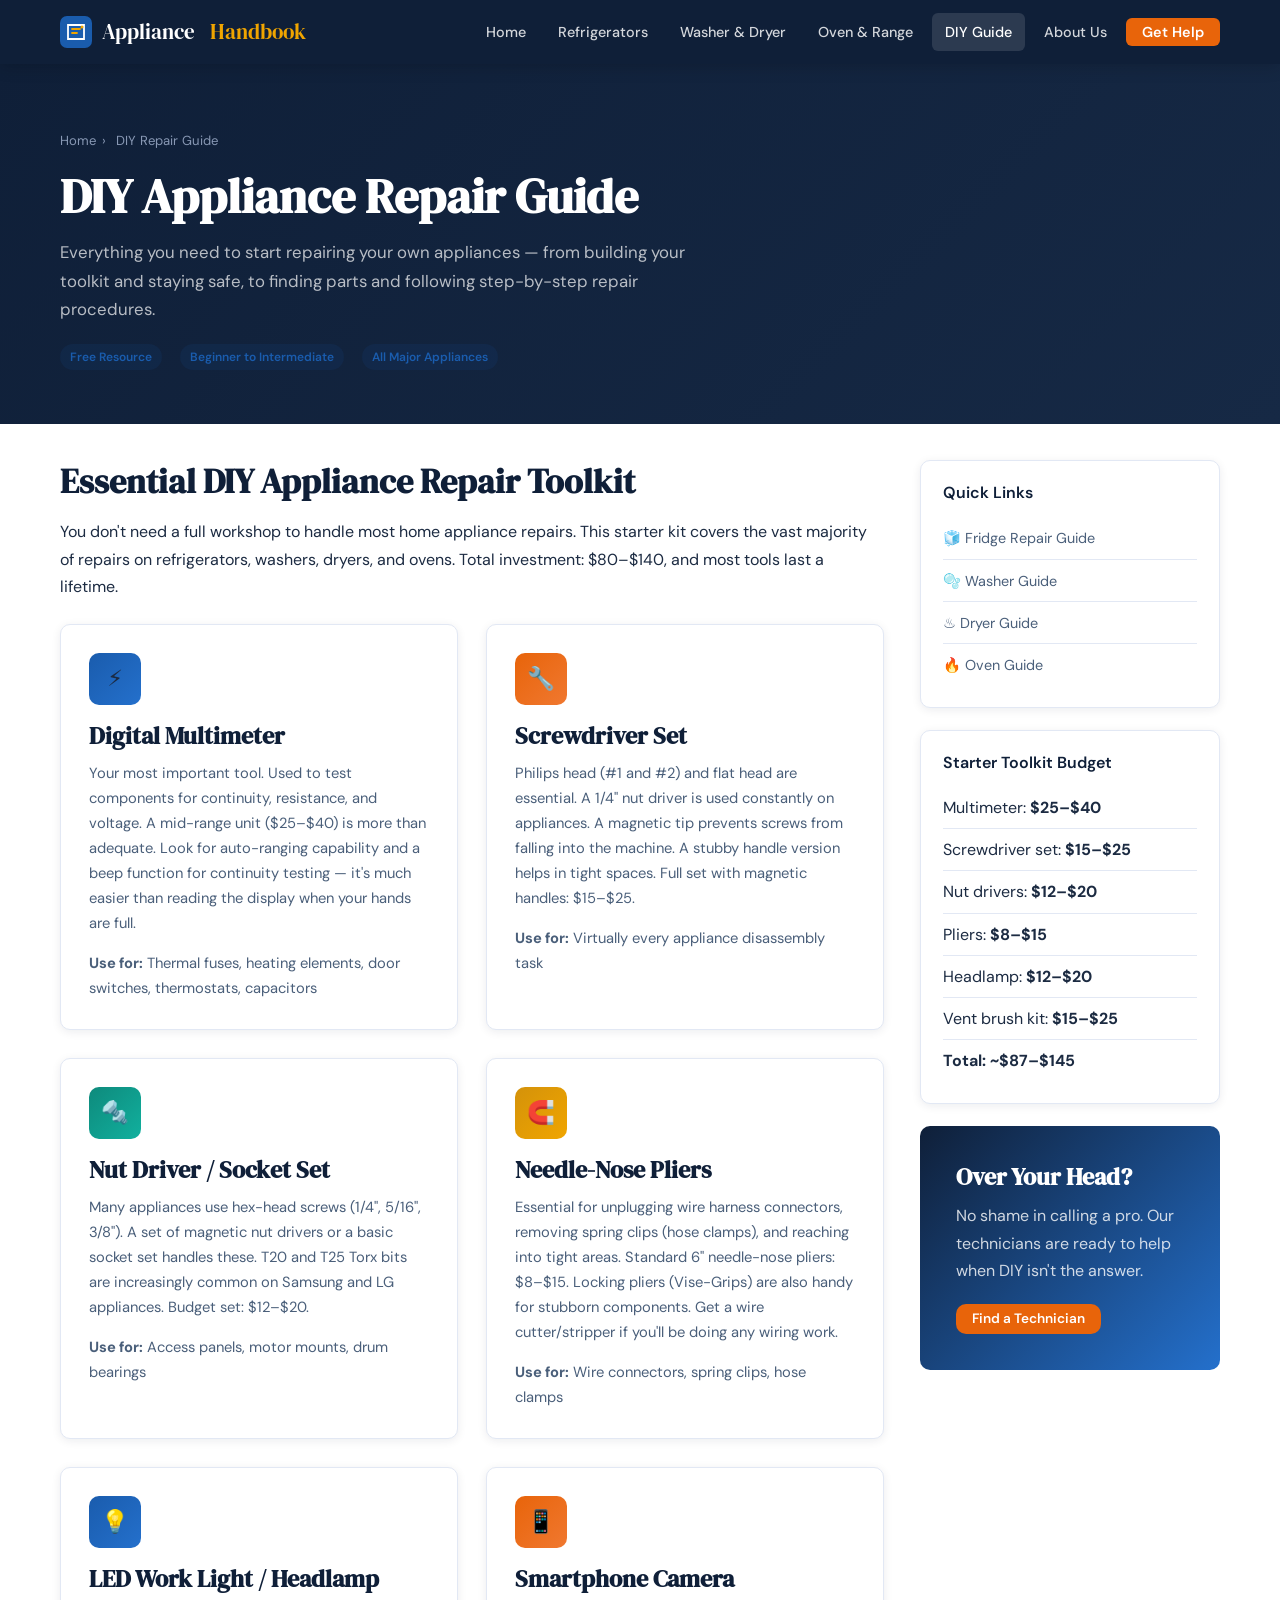
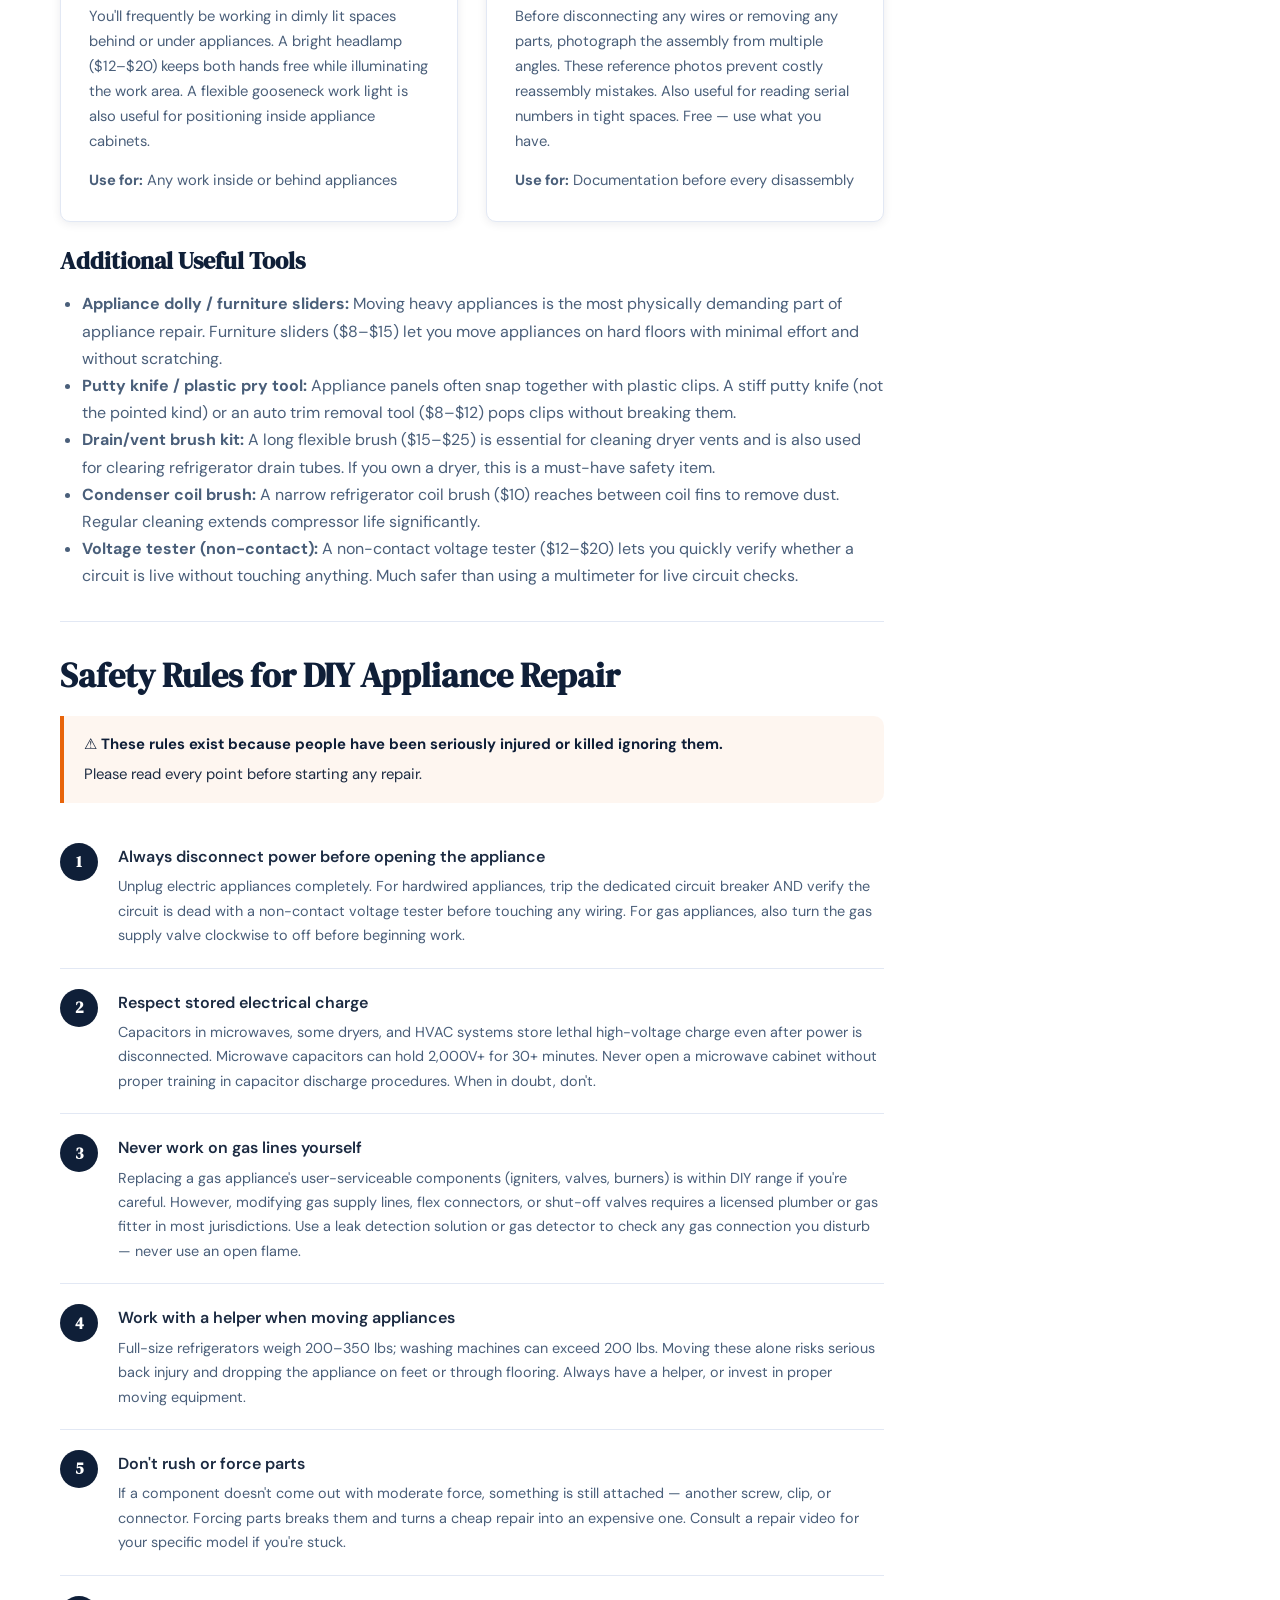
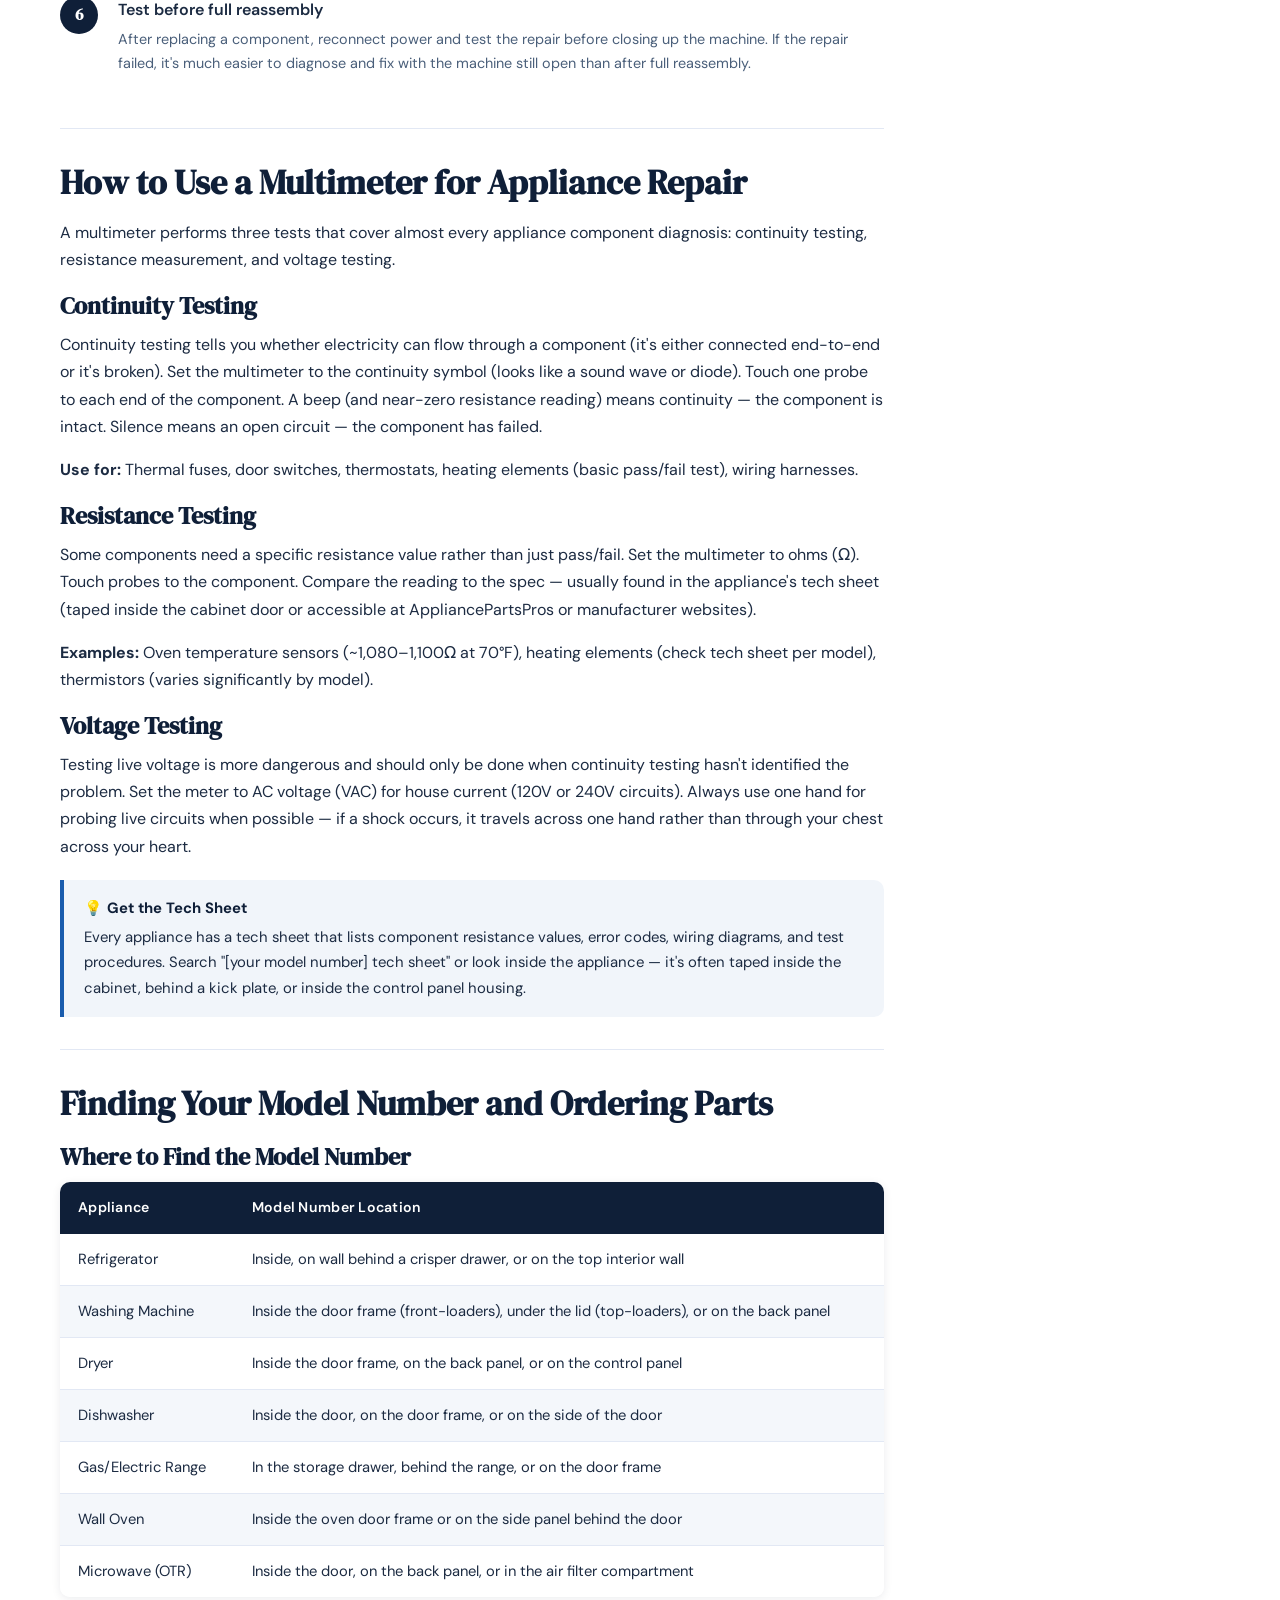
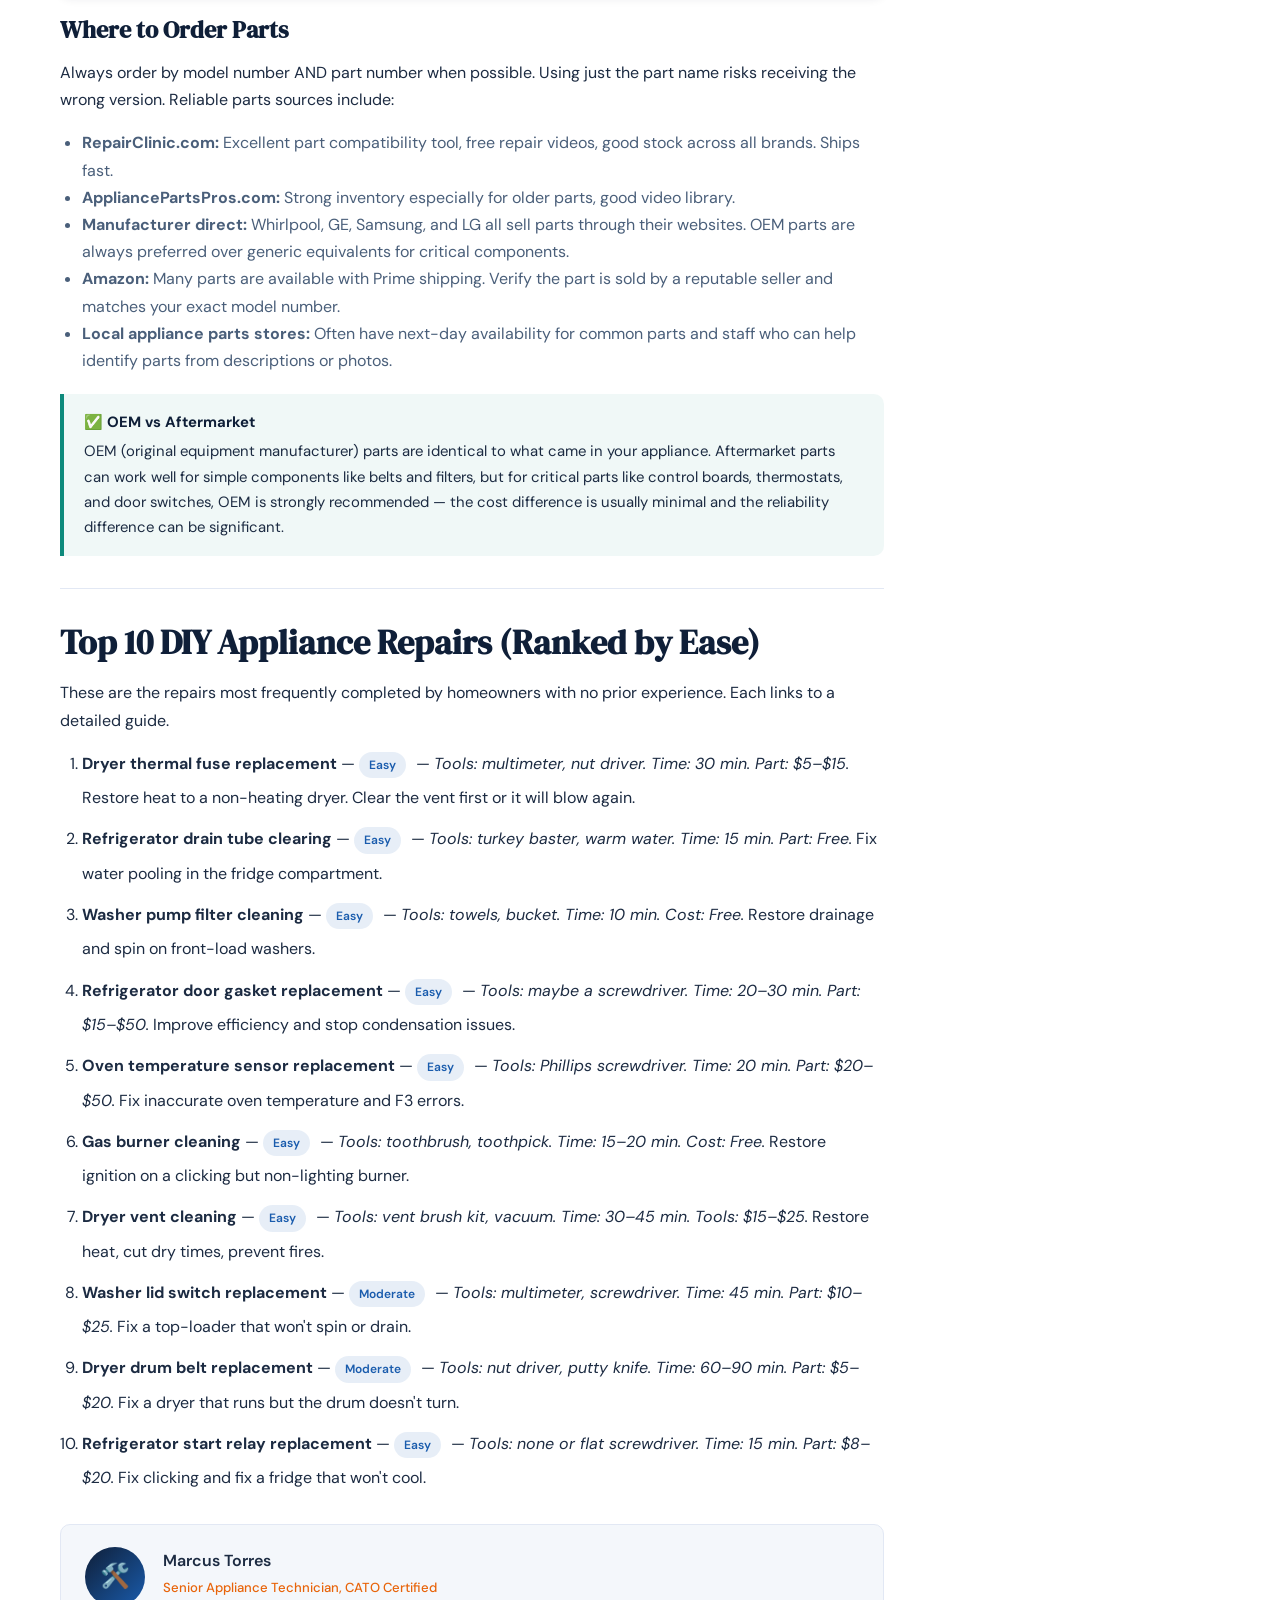
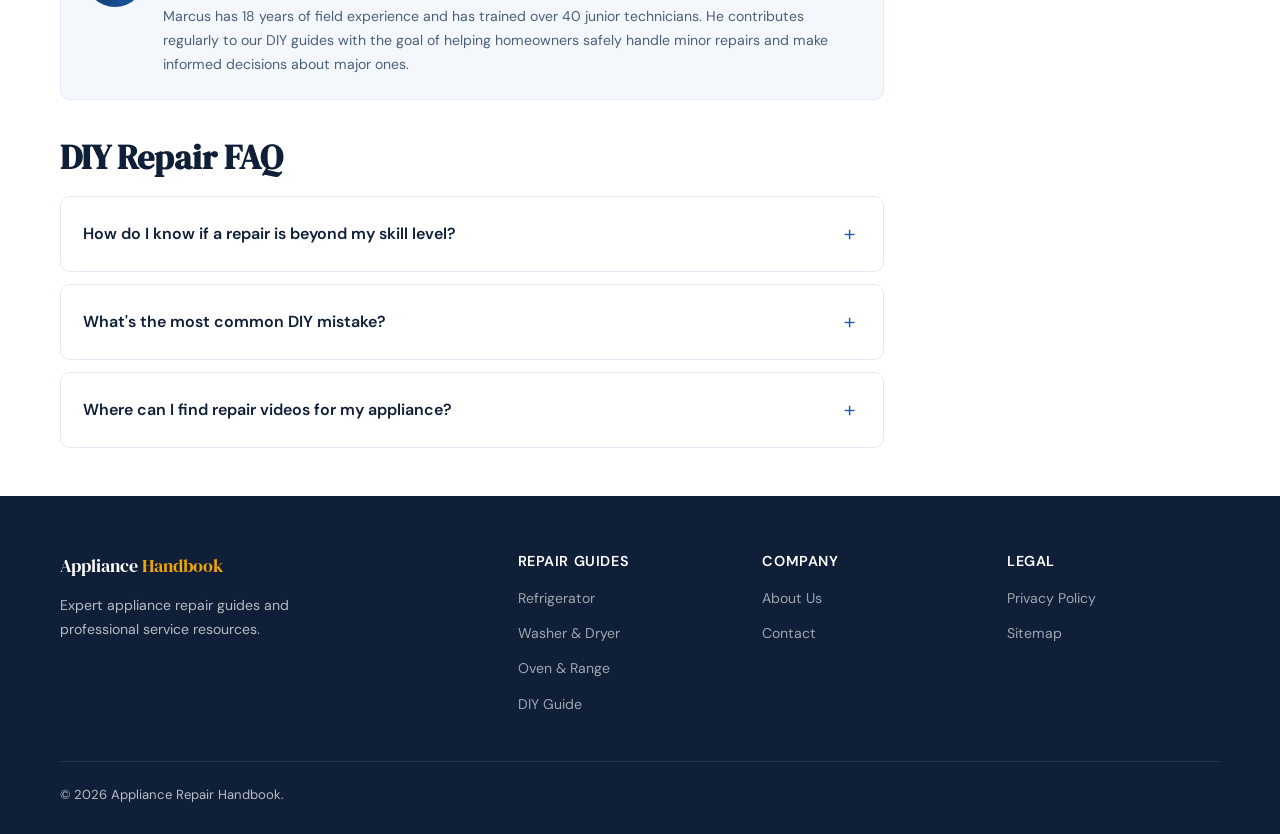
<file: diy-guide.html>
<!DOCTYPE html>
<html lang="en">
<head>
  <meta charset="UTF-8">
  <meta name="viewport" content="width=device-width, initial-scale=1.0">
  <title>DIY Appliance Repair Guide: Tools, Safety &amp; Step-by-Step Instructions | Appliance Repair Handbook</title>
  <meta name="description" content="Complete DIY appliance repair guide. Learn essential tools, safety procedures, how to use a multimeter, find model numbers, order parts, and tackle the most common home appliance repairs yourself.">
  <meta name="keywords" content="DIY appliance repair, appliance repair tools, how to fix appliances, multimeter appliance repair, order appliance parts, appliance safety tips">
  <meta name="robots" content="index, follow">

  <link rel="stylesheet" href="css/style.css">
  <style>.fade-in{opacity:0;transform:translateY(18px);transition:opacity .5s ease,transform .5s ease}.fade-in.visible{opacity:1;transform:none}#back-to-top{position:fixed;bottom:28px;right:24px;z-index:999;background:var(--navy);color:#fff;border:none;border-radius:50%;width:44px;height:44px;cursor:pointer;font-size:1.2rem;display:flex;align-items:center;justify-content:center;opacity:0;pointer-events:none;transition:opacity .3s;box-shadow:var(--shadow)}</style>
</head>
<body>
<nav class="navbar" role="navigation" aria-label="Main navigation">
  <div class="navbar__inner">
    <a href="index.html" class="navbar__logo" aria-label="Appliance Repair Handbook Home"><svg viewBox="0 0 32 32" fill="none" xmlns="http://www.w3.org/2000/svg" aria-hidden="true"><rect width="32" height="32" rx="7" fill="#1a5cad"/><path d="M8 9h16v14H8z" stroke="#fff" stroke-width="1.8" fill="none"/><path d="M12 13h8M12 17h5" stroke="#f0a500" stroke-width="1.8" stroke-linecap="round"/><circle cx="22" cy="11" r="1.5" fill="#f0a500"/></svg>Appliance<span>&nbsp;Handbook</span></a>
    <button class="nav-toggle" aria-label="Toggle navigation" aria-expanded="false"><span></span><span></span><span></span></button>
    <div class="navbar__nav">
      <a href="index.html">Home</a><a href="fridge.html">Refrigerators</a><a href="washer-dryer.html">Washer &amp; Dryer</a><a href="oven.html">Oven &amp; Range</a><a href="diy-guide.html" class="active">DIY Guide</a><a href="about.html">About Us</a>
      <a href="about.html#contact" class="btn btn--sm navbar__cta">Get Help</a>
    </div>
  </div>
</nav>

<div class="page-header" role="banner">
  <div class="container">
    <nav class="breadcrumb" aria-label="Breadcrumb"><a href="index.html">Home</a><span aria-hidden="true">›</span> DIY Repair Guide</nav>
    <h1>DIY Appliance Repair Guide</h1>
    <p>Everything you need to start repairing your own appliances — from building your toolkit and staying safe, to finding parts and following step-by-step repair procedures.</p>
    <div style="margin-top:20px;display:flex;gap:12px;flex-wrap:wrap;"><span class="tag">Free Resource</span><span class="tag">Beginner to Intermediate</span><span class="tag">All Major Appliances</span></div>
  </div>
</div>

<div class="container"><div class="content-sidebar" style="padding:36px 0;">
  <main>

    <h2 style="margin-bottom:16px;">Essential DIY Appliance Repair Toolkit</h2>
    <p>You don't need a full workshop to handle most home appliance repairs. This starter kit covers the vast majority of repairs on refrigerators, washers, dryers, and ovens. Total investment: $80–$140, and most tools last a lifetime.</p>
    <div class="grid-2" style="margin:24px 0;">
      <div class="card">
        <div class="card__icon" aria-hidden="true">⚡</div>
        <h3>Digital Multimeter</h3>
        <p>Your most important tool. Used to test components for continuity, resistance, and voltage. A mid-range unit ($25–$40) is more than adequate. Look for auto-ranging capability and a beep function for continuity testing — it's much easier than reading the display when your hands are full.</p>
        <p><strong>Use for:</strong> Thermal fuses, heating elements, door switches, thermostats, capacitors</p>
      </div>
      <div class="card">
        <div class="card__icon card__icon--orange" aria-hidden="true">🔧</div>
        <h3>Screwdriver Set</h3>
        <p>Philips head (#1 and #2) and flat head are essential. A 1/4" nut driver is used constantly on appliances. A magnetic tip prevents screws from falling into the machine. A stubby handle version helps in tight spaces. Full set with magnetic handles: $15–$25.</p>
        <p><strong>Use for:</strong> Virtually every appliance disassembly task</p>
      </div>
      <div class="card">
        <div class="card__icon card__icon--teal" aria-hidden="true">🔩</div>
        <h3>Nut Driver / Socket Set</h3>
        <p>Many appliances use hex-head screws (1/4", 5/16", 3/8"). A set of magnetic nut drivers or a basic socket set handles these. T20 and T25 Torx bits are increasingly common on Samsung and LG appliances. Budget set: $12–$20.</p>
        <p><strong>Use for:</strong> Access panels, motor mounts, drum bearings</p>
      </div>
      <div class="card">
        <div class="card__icon card__icon--gold" aria-hidden="true">🧲</div>
        <h3>Needle-Nose Pliers</h3>
        <p>Essential for unplugging wire harness connectors, removing spring clips (hose clamps), and reaching into tight areas. Standard 6" needle-nose pliers: $8–$15. Locking pliers (Vise-Grips) are also handy for stubborn components. Get a wire cutter/stripper if you'll be doing any wiring work.</p>
        <p><strong>Use for:</strong> Wire connectors, spring clips, hose clamps</p>
      </div>
      <div class="card">
        <div class="card__icon" aria-hidden="true">💡</div>
        <h3>LED Work Light / Headlamp</h3>
        <p>You'll frequently be working in dimly lit spaces behind or under appliances. A bright headlamp ($12–$20) keeps both hands free while illuminating the work area. A flexible gooseneck work light is also useful for positioning inside appliance cabinets.</p>
        <p><strong>Use for:</strong> Any work inside or behind appliances</p>
      </div>
      <div class="card">
        <div class="card__icon card__icon--orange" aria-hidden="true">📱</div>
        <h3>Smartphone Camera</h3>
        <p>Before disconnecting any wires or removing any parts, photograph the assembly from multiple angles. These reference photos prevent costly reassembly mistakes. Also useful for reading serial numbers in tight spaces. Free — use what you have.</p>
        <p><strong>Use for:</strong> Documentation before every disassembly</p>
      </div>
    </div>

    <h3 style="margin:8px 0 14px;">Additional Useful Tools</h3>
    <ul style="color:var(--gray3);">
      <li><strong>Appliance dolly / furniture sliders:</strong> Moving heavy appliances is the most physically demanding part of appliance repair. Furniture sliders ($8–$15) let you move appliances on hard floors with minimal effort and without scratching.</li>
      <li><strong>Putty knife / plastic pry tool:</strong> Appliance panels often snap together with plastic clips. A stiff putty knife (not the pointed kind) or an auto trim removal tool ($8–$12) pops clips without breaking them.</li>
      <li><strong>Drain/vent brush kit:</strong> A long flexible brush ($15–$25) is essential for cleaning dryer vents and is also used for clearing refrigerator drain tubes. If you own a dryer, this is a must-have safety item.</li>
      <li><strong>Condenser coil brush:</strong> A narrow refrigerator coil brush ($10) reaches between coil fins to remove dust. Regular cleaning extends compressor life significantly.</li>
      <li><strong>Voltage tester (non-contact):</strong> A non-contact voltage tester ($12–$20) lets you quickly verify whether a circuit is live without touching anything. Much safer than using a multimeter for live circuit checks.</li>
    </ul>

    <div class="divider"></div>

    <h2 style="margin-bottom:16px;">Safety Rules for DIY Appliance Repair</h2>
    <div class="tip-box warning"><strong>⚠️ These rules exist because people have been seriously injured or killed ignoring them.</strong> Please read every point before starting any repair.</div>

    <ol class="steps" aria-label="Safety rules">
      <li><div><div class="steps__title">Always disconnect power before opening the appliance</div><p class="steps__text">Unplug electric appliances completely. For hardwired appliances, trip the dedicated circuit breaker AND verify the circuit is dead with a non-contact voltage tester before touching any wiring. For gas appliances, also turn the gas supply valve clockwise to off before beginning work.</p></div></li>
      <li><div><div class="steps__title">Respect stored electrical charge</div><p class="steps__text">Capacitors in microwaves, some dryers, and HVAC systems store lethal high-voltage charge even after power is disconnected. Microwave capacitors can hold 2,000V+ for 30+ minutes. Never open a microwave cabinet without proper training in capacitor discharge procedures. When in doubt, don't.</p></div></li>
      <li><div><div class="steps__title">Never work on gas lines yourself</div><p class="steps__text">Replacing a gas appliance's user-serviceable components (igniters, valves, burners) is within DIY range if you're careful. However, modifying gas supply lines, flex connectors, or shut-off valves requires a licensed plumber or gas fitter in most jurisdictions. Use a leak detection solution or gas detector to check any gas connection you disturb — never use an open flame.</p></div></li>
      <li><div><div class="steps__title">Work with a helper when moving appliances</div><p class="steps__text">Full-size refrigerators weigh 200–350 lbs; washing machines can exceed 200 lbs. Moving these alone risks serious back injury and dropping the appliance on feet or through flooring. Always have a helper, or invest in proper moving equipment.</p></div></li>
      <li><div><div class="steps__title">Don't rush or force parts</div><p class="steps__text">If a component doesn't come out with moderate force, something is still attached — another screw, clip, or connector. Forcing parts breaks them and turns a cheap repair into an expensive one. Consult a repair video for your specific model if you're stuck.</p></div></li>
      <li><div><div class="steps__title">Test before full reassembly</div><p class="steps__text">After replacing a component, reconnect power and test the repair before closing up the machine. If the repair failed, it's much easier to diagnose and fix with the machine still open than after full reassembly.</p></div></li>
    </ol>

    <div class="divider"></div>

    <h2 style="margin-bottom:16px;">How to Use a Multimeter for Appliance Repair</h2>
    <p>A multimeter performs three tests that cover almost every appliance component diagnosis: continuity testing, resistance measurement, and voltage testing.</p>
    <h3 style="margin:18px 0 10px;">Continuity Testing</h3>
    <p>Continuity testing tells you whether electricity can flow through a component (it's either connected end-to-end or it's broken). Set the multimeter to the continuity symbol (looks like a sound wave or diode). Touch one probe to each end of the component. A beep (and near-zero resistance reading) means continuity — the component is intact. Silence means an open circuit — the component has failed.</p>
    <p><strong>Use for:</strong> Thermal fuses, door switches, thermostats, heating elements (basic pass/fail test), wiring harnesses.</p>
    <h3 style="margin:18px 0 10px;">Resistance Testing</h3>
    <p>Some components need a specific resistance value rather than just pass/fail. Set the multimeter to ohms (Ω). Touch probes to the component. Compare the reading to the spec — usually found in the appliance's tech sheet (taped inside the cabinet door or accessible at AppliancePartsPros or manufacturer websites).</p>
    <p><strong>Examples:</strong> Oven temperature sensors (~1,080–1,100Ω at 70°F), heating elements (check tech sheet per model), thermistors (varies significantly by model).</p>
    <h3 style="margin:18px 0 10px;">Voltage Testing</h3>
    <p>Testing live voltage is more dangerous and should only be done when continuity testing hasn't identified the problem. Set the meter to AC voltage (VAC) for house current (120V or 240V circuits). Always use one hand for probing live circuits when possible — if a shock occurs, it travels across one hand rather than through your chest across your heart.</p>
    <div class="tip-box"><strong>💡 Get the Tech Sheet</strong>Every appliance has a tech sheet that lists component resistance values, error codes, wiring diagrams, and test procedures. Search "[your model number] tech sheet" or look inside the appliance — it's often taped inside the cabinet, behind a kick plate, or inside the control panel housing.</div>

    <div class="divider"></div>

    <h2 style="margin-bottom:16px;">Finding Your Model Number and Ordering Parts</h2>
    <h3 style="margin:18px 0 10px;">Where to Find the Model Number</h3>
    <div class="table-wrap" role="region" aria-label="Model number locations by appliance" tabindex="0">
      <table>
        <thead><tr><th scope="col">Appliance</th><th scope="col">Model Number Location</th></tr></thead>
        <tbody>
          <tr><td>Refrigerator</td><td>Inside, on wall behind a crisper drawer, or on the top interior wall</td></tr>
          <tr><td>Washing Machine</td><td>Inside the door frame (front-loaders), under the lid (top-loaders), or on the back panel</td></tr>
          <tr><td>Dryer</td><td>Inside the door frame, on the back panel, or on the control panel</td></tr>
          <tr><td>Dishwasher</td><td>Inside the door, on the door frame, or on the side of the door</td></tr>
          <tr><td>Gas/Electric Range</td><td>In the storage drawer, behind the range, or on the door frame</td></tr>
          <tr><td>Wall Oven</td><td>Inside the oven door frame or on the side panel behind the door</td></tr>
          <tr><td>Microwave (OTR)</td><td>Inside the door, on the back panel, or in the air filter compartment</td></tr>
        </tbody>
      </table>
    </div>
    <h3 style="margin:18px 0 14px;">Where to Order Parts</h3>
    <p>Always order by model number AND part number when possible. Using just the part name risks receiving the wrong version. Reliable parts sources include:</p>
    <ul style="margin:10px 0 16px; color:var(--gray3);">
      <li><strong>RepairClinic.com:</strong> Excellent part compatibility tool, free repair videos, good stock across all brands. Ships fast.</li>
      <li><strong>AppliancePartsPros.com:</strong> Strong inventory especially for older parts, good video library.</li>
      <li><strong>Manufacturer direct:</strong> Whirlpool, GE, Samsung, and LG all sell parts through their websites. OEM parts are always preferred over generic equivalents for critical components.</li>
      <li><strong>Amazon:</strong> Many parts are available with Prime shipping. Verify the part is sold by a reputable seller and matches your exact model number.</li>
      <li><strong>Local appliance parts stores:</strong> Often have next-day availability for common parts and staff who can help identify parts from descriptions or photos.</li>
    </ul>
    <div class="tip-box success"><strong>✅ OEM vs Aftermarket</strong>OEM (original equipment manufacturer) parts are identical to what came in your appliance. Aftermarket parts can work well for simple components like belts and filters, but for critical parts like control boards, thermostats, and door switches, OEM is strongly recommended — the cost difference is usually minimal and the reliability difference can be significant.</div>

    <div class="divider"></div>

    <h2 style="margin-bottom:16px;">Top 10 DIY Appliance Repairs (Ranked by Ease)</h2>
    <p>These are the repairs most frequently completed by homeowners with no prior experience. Each links to a detailed guide.</p>
    <ol style="margin:14px 0; padding-left:1.4em; color:var(--text);">
      <li style="margin-bottom:14px;"><strong>Dryer thermal fuse replacement</strong> — <span class="tag">Easy</span> — <em>Tools: multimeter, nut driver. Time: 30 min. Part: $5–$15.</em> Restore heat to a non-heating dryer. Clear the vent first or it will blow again.</li>
      <li style="margin-bottom:14px;"><strong>Refrigerator drain tube clearing</strong> — <span class="tag">Easy</span> — <em>Tools: turkey baster, warm water. Time: 15 min. Part: Free.</em> Fix water pooling in the fridge compartment.</li>
      <li style="margin-bottom:14px;"><strong>Washer pump filter cleaning</strong> — <span class="tag">Easy</span> — <em>Tools: towels, bucket. Time: 10 min. Cost: Free.</em> Restore drainage and spin on front-load washers.</li>
      <li style="margin-bottom:14px;"><strong>Refrigerator door gasket replacement</strong> — <span class="tag">Easy</span> — <em>Tools: maybe a screwdriver. Time: 20–30 min. Part: $15–$50.</em> Improve efficiency and stop condensation issues.</li>
      <li style="margin-bottom:14px;"><strong>Oven temperature sensor replacement</strong> — <span class="tag">Easy</span> — <em>Tools: Phillips screwdriver. Time: 20 min. Part: $20–$50.</em> Fix inaccurate oven temperature and F3 errors.</li>
      <li style="margin-bottom:14px;"><strong>Gas burner cleaning</strong> — <span class="tag">Easy</span> — <em>Tools: toothbrush, toothpick. Time: 15–20 min. Cost: Free.</em> Restore ignition on a clicking but non-lighting burner.</li>
      <li style="margin-bottom:14px;"><strong>Dryer vent cleaning</strong> — <span class="tag">Easy</span> — <em>Tools: vent brush kit, vacuum. Time: 30–45 min. Tools: $15–$25.</em> Restore heat, cut dry times, prevent fires.</li>
      <li style="margin-bottom:14px;"><strong>Washer lid switch replacement</strong> — <span class="tag">Moderate</span> — <em>Tools: multimeter, screwdriver. Time: 45 min. Part: $10–$25.</em> Fix a top-loader that won't spin or drain.</li>
      <li style="margin-bottom:14px;"><strong>Dryer drum belt replacement</strong> — <span class="tag">Moderate</span> — <em>Tools: nut driver, putty knife. Time: 60–90 min. Part: $5–$20.</em> Fix a dryer that runs but the drum doesn't turn.</li>
      <li style="margin-bottom:14px;"><strong>Refrigerator start relay replacement</strong> — <span class="tag">Easy</span> — <em>Tools: none or flat screwdriver. Time: 15 min. Part: $8–$20.</em> Fix clicking and fix a fridge that won't cool.</li>
    </ol>

    <div class="author-box" aria-label="Article author">
      <div class="author-avatar" role="img" aria-label="Marcus Torres">🛠️</div>
      <div class="author-info">
        <strong>Marcus Torres</strong>
        <span>Senior Appliance Technician, CATO Certified</span>
        <p>Marcus has 18 years of field experience and has trained over 40 junior technicians. He contributes regularly to our DIY guides with the goal of helping homeowners safely handle minor repairs and make informed decisions about major ones.</p>
      </div>
    </div>

    <h2 style="margin:36px 0 18px;">DIY Repair FAQ</h2>
    <details class="faq-item"><summary>How do I know if a repair is beyond my skill level?</summary>
      <div class="faq-body"><p>Good indicators that a repair is beyond DIY level: it involves gas lines or refrigerant; it requires specialized tools you don't have and can't easily rent; the part costs more than $100 (at this price point, a wrong diagnosis is costly); the repair requires precise calibration; or you can't find reliable repair documentation for your specific model. When in doubt, get a professional diagnostic — it usually costs $65–$100 and tells you exactly what's wrong and what it will cost to fix.</p></div>
    </details>
    <details class="faq-item"><summary>What's the most common DIY mistake?</summary>
      <div class="faq-body"><p>Replacing parts before confirming diagnosis. Many people replace a heating element when the real problem is a blown thermal fuse, or replace a thermal fuse without clearing the vent blockage that caused it. Always test components with a multimeter before ordering parts. The second most common mistake is working on an appliance that's still connected to power — especially dangerous with dryers that have live capacitors and microwaves that retain charge.</p></div>
    </details>
    <details class="faq-item"><summary>Where can I find repair videos for my appliance?</summary>
      <div class="faq-body"><p>YouTube has an enormous library of appliance repair videos. Search for your exact model number plus the problem (e.g., "Whirlpool WTW4855HW not spinning"). RepairClinic.com and AppliancePartsPros.com also have free model-specific repair videos tied to part listings. Manufacturer service portals (GE Appliances, Whirlpool, Samsung) sometimes publish tech sheets and service manuals for their products as well.</p></div>
    </details>
  </main>
  <aside aria-label="Sidebar">
    <div class="sidebar-widget">
      <h4>Quick Links</h4>
      <ul class="sidebar-links">
        <li><a href="fridge.html">🧊 Fridge Repair Guide</a></li>
        <li><a href="washer-dryer.html">🫧 Washer Guide</a></li>
        <li><a href="washer-dryer.html#dryer">♨️ Dryer Guide</a></li>
        <li><a href="oven.html">🔥 Oven Guide</a></li>
      </ul>
    </div>
    <div class="sidebar-widget">
      <h4>Starter Toolkit Budget</h4>
      <ul class="sidebar-links">
        <li>Multimeter: <strong>$25–$40</strong></li>
        <li>Screwdriver set: <strong>$15–$25</strong></li>
        <li>Nut drivers: <strong>$12–$20</strong></li>
        <li>Pliers: <strong>$8–$15</strong></li>
        <li>Headlamp: <strong>$12–$20</strong></li>
        <li>Vent brush kit: <strong>$15–$25</strong></li>
        <li><strong>Total: ~$87–$145</strong></li>
      </ul>
    </div>
    <div class="highlight">
      <h3>Over Your Head?</h3>
      <p>No shame in calling a pro. Our technicians are ready to help when DIY isn't the answer.</p>
      <a href="about.html#contact" class="btn btn--primary btn--sm">Find a Technician</a>
    </div>
  </aside>
</div></div>

<footer class="footer" role="contentinfo"><div class="container"><div class="footer__grid"><div class="footer__brand"><span style="font-family:var(--font-serif);color:#fff;font-size:1.1rem;display:block;margin-bottom:10px;">Appliance<span style="color:var(--gold);">&nbsp;Handbook</span></span><p>Expert appliance repair guides and professional service resources.</p></div><div><h5>Repair Guides</h5><ul class="footer-links"><li><a href="fridge.html">Refrigerator</a></li><li><a href="washer-dryer.html">Washer &amp; Dryer</a></li><li><a href="oven.html">Oven &amp; Range</a></li><li><a href="diy-guide.html">DIY Guide</a></li></ul></div><div><h5>Company</h5><ul class="footer-links"><li><a href="about.html">About Us</a></li><li><a href="about.html#contact">Contact</a></li></ul></div><div><h5>Legal</h5><ul class="footer-links"><li><a href="privacy.html">Privacy Policy</a></li><li><a href="sitemap.xml">Sitemap</a></li></ul></div></div><div class="footer__bottom"><span>© 2026 Appliance Repair Handbook.</span></div></div></footer>
<button id="back-to-top" aria-label="Back to top">↑</button>
<script src="js/main.js"></script>
</body>
</html>
</file>
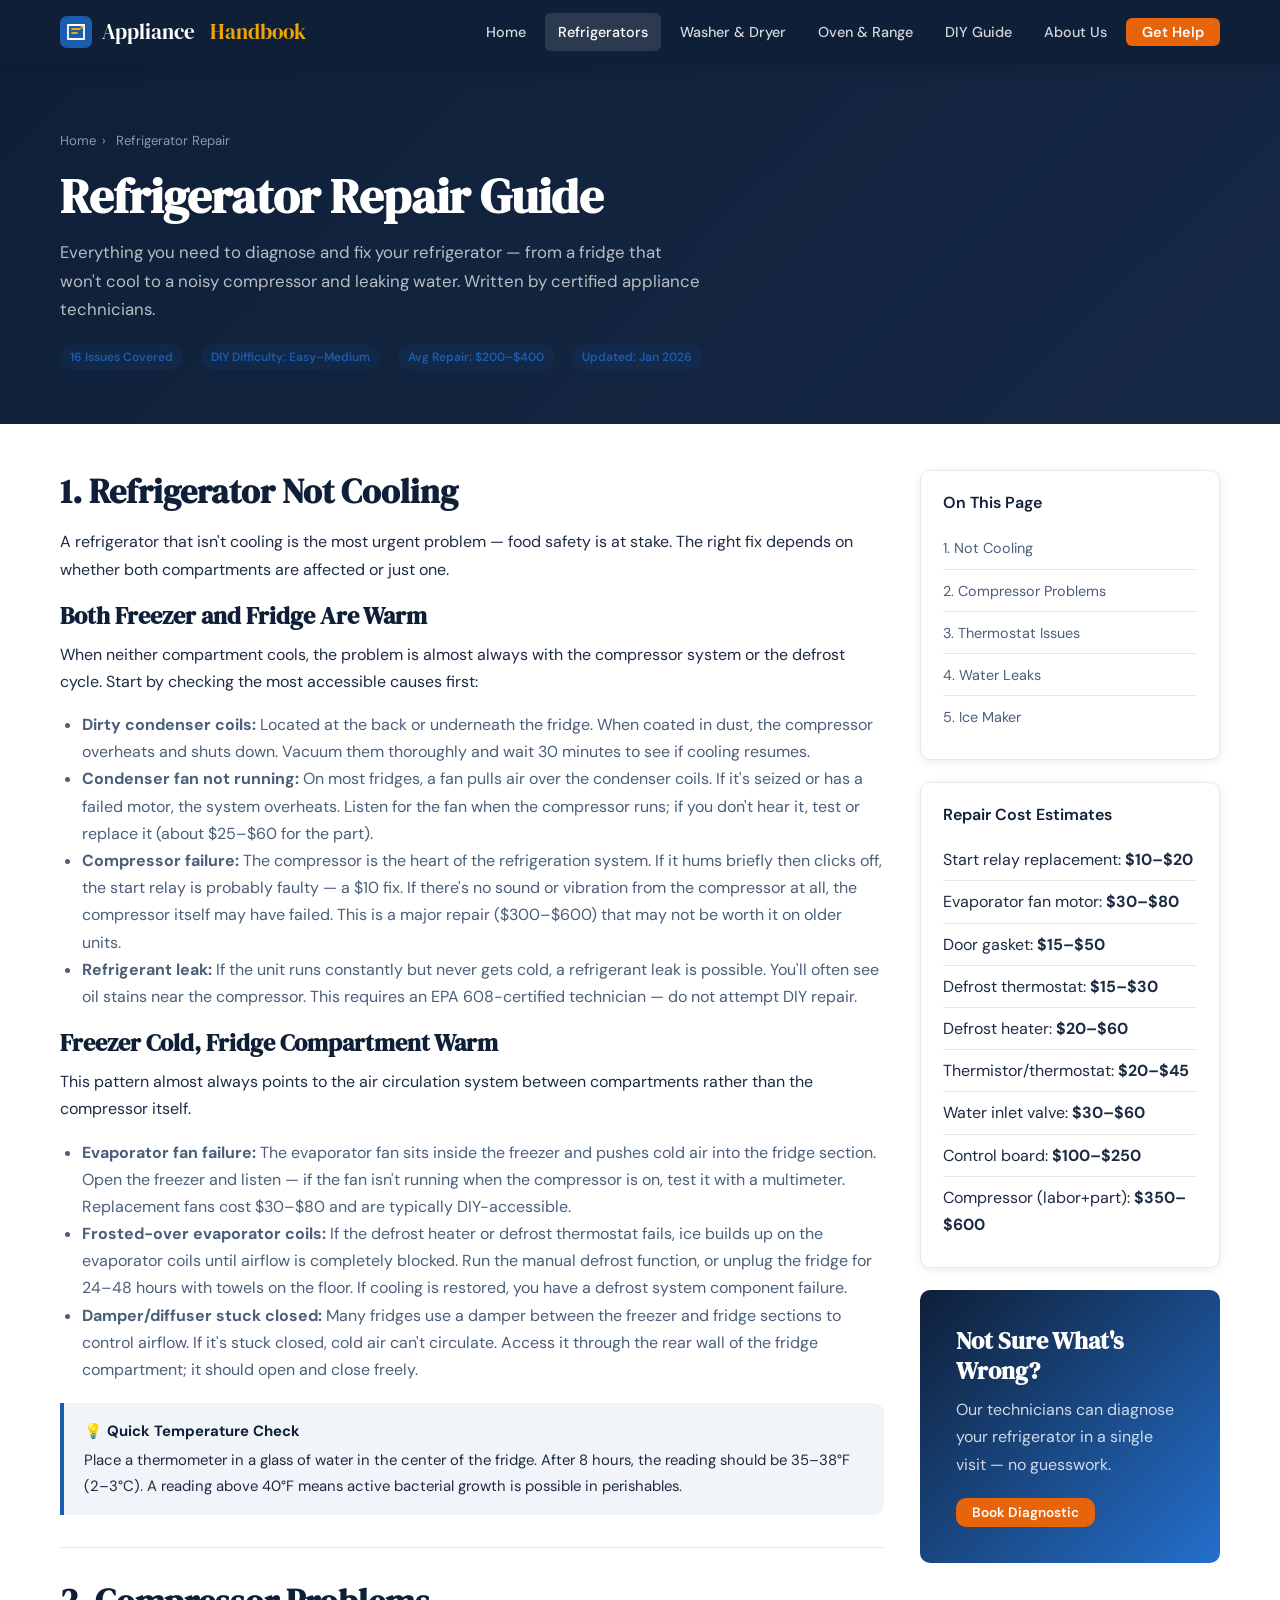
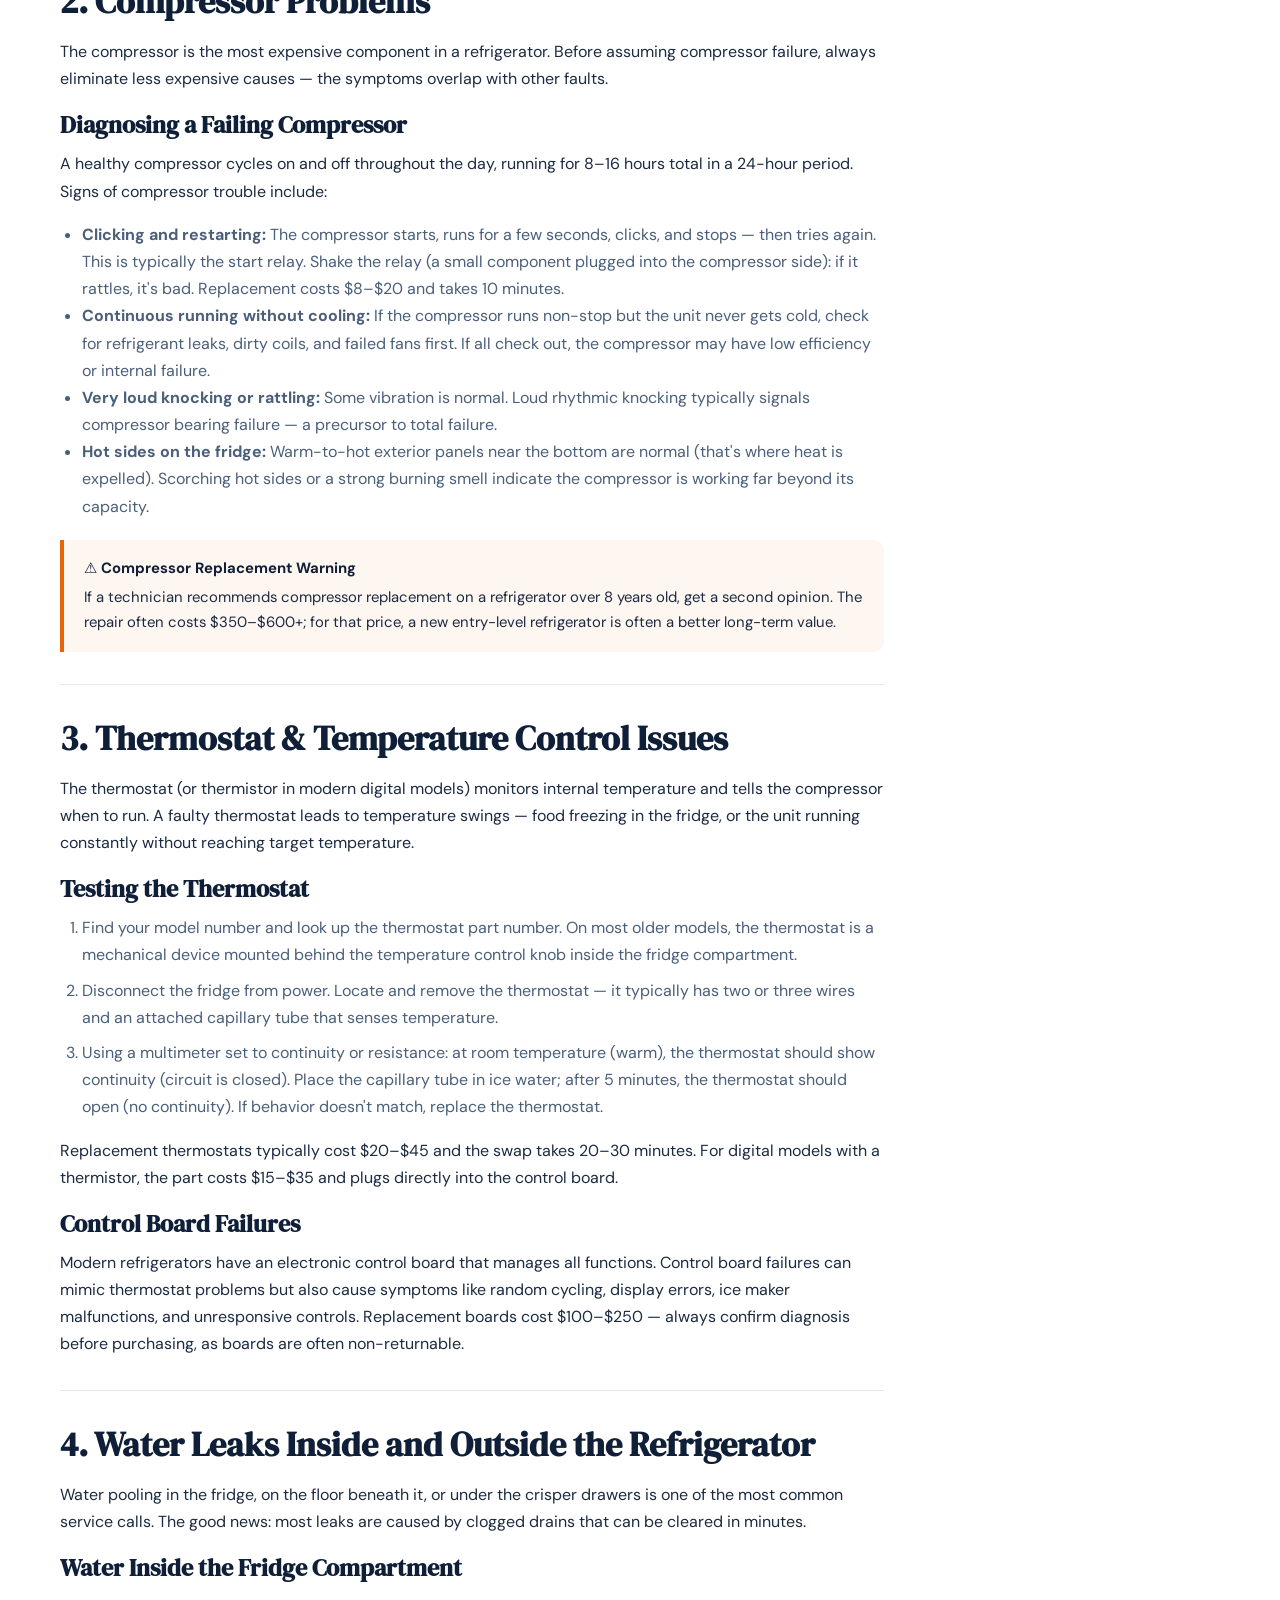
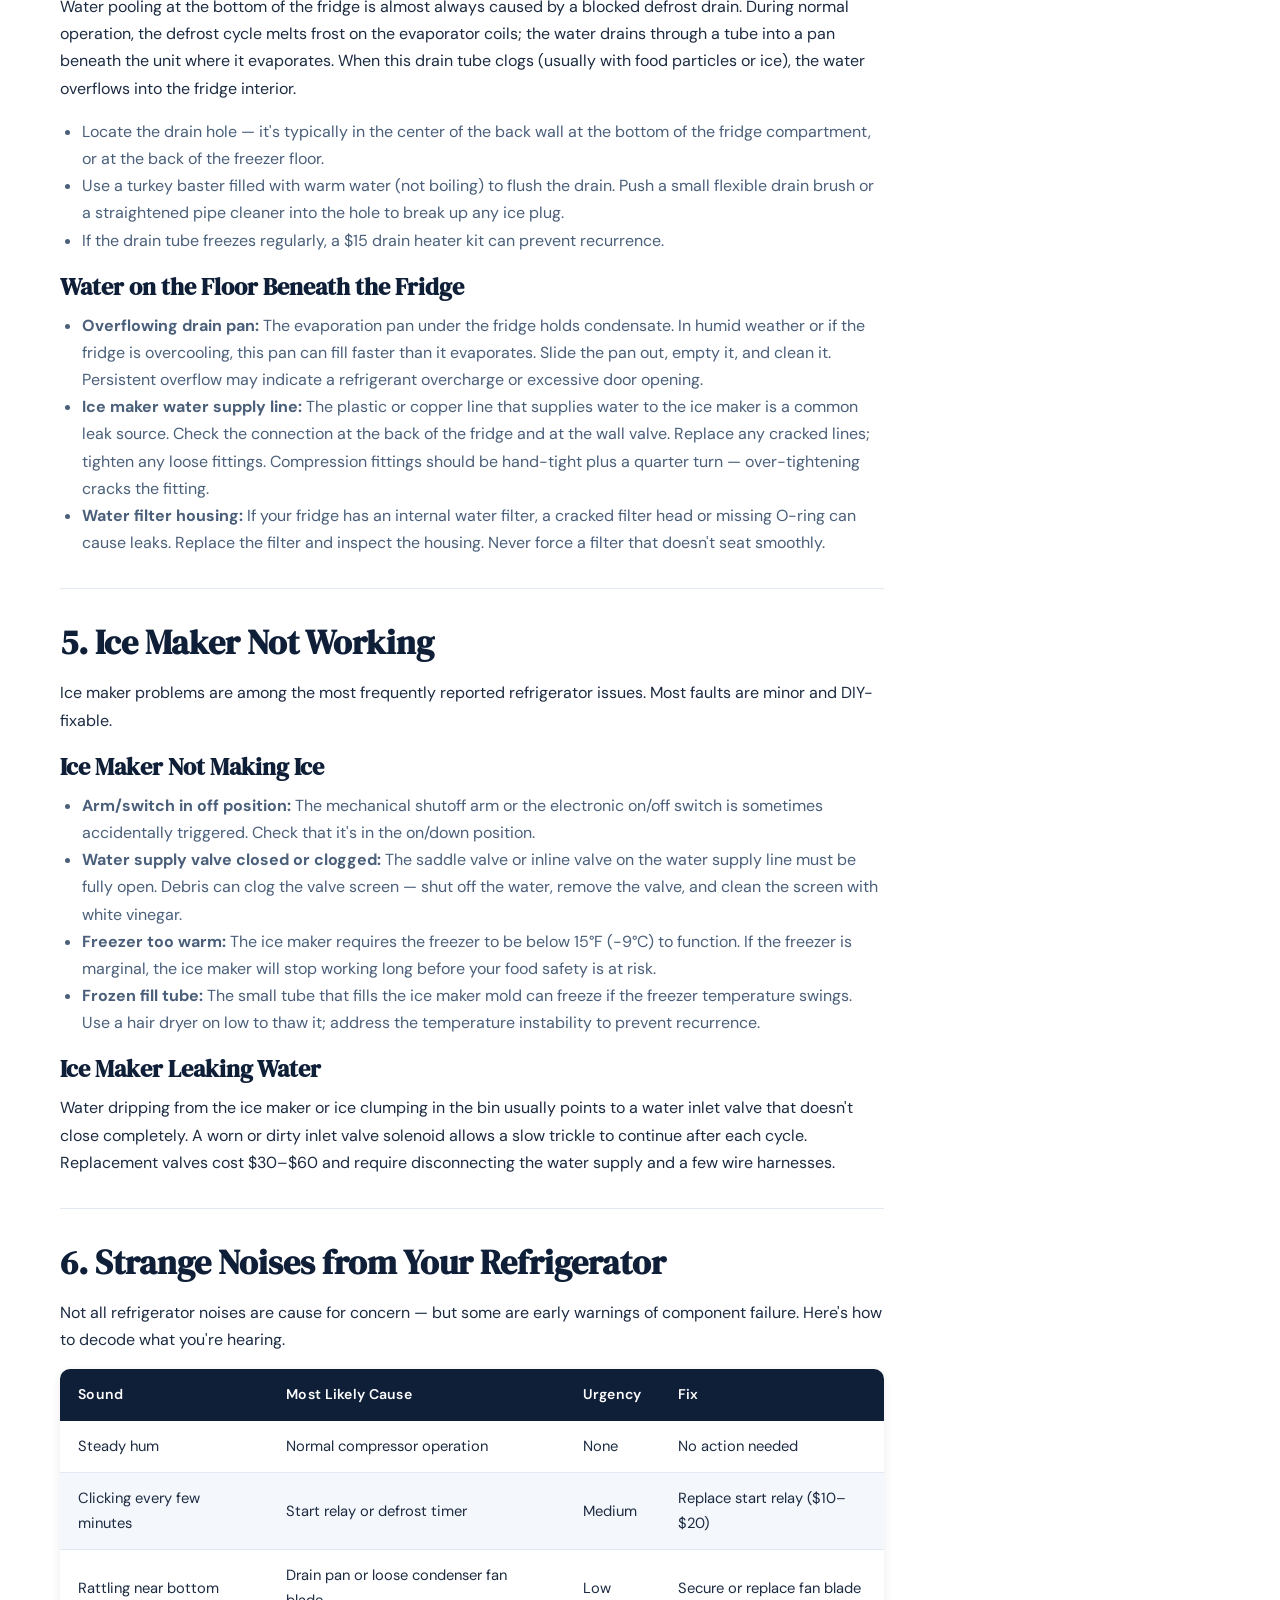
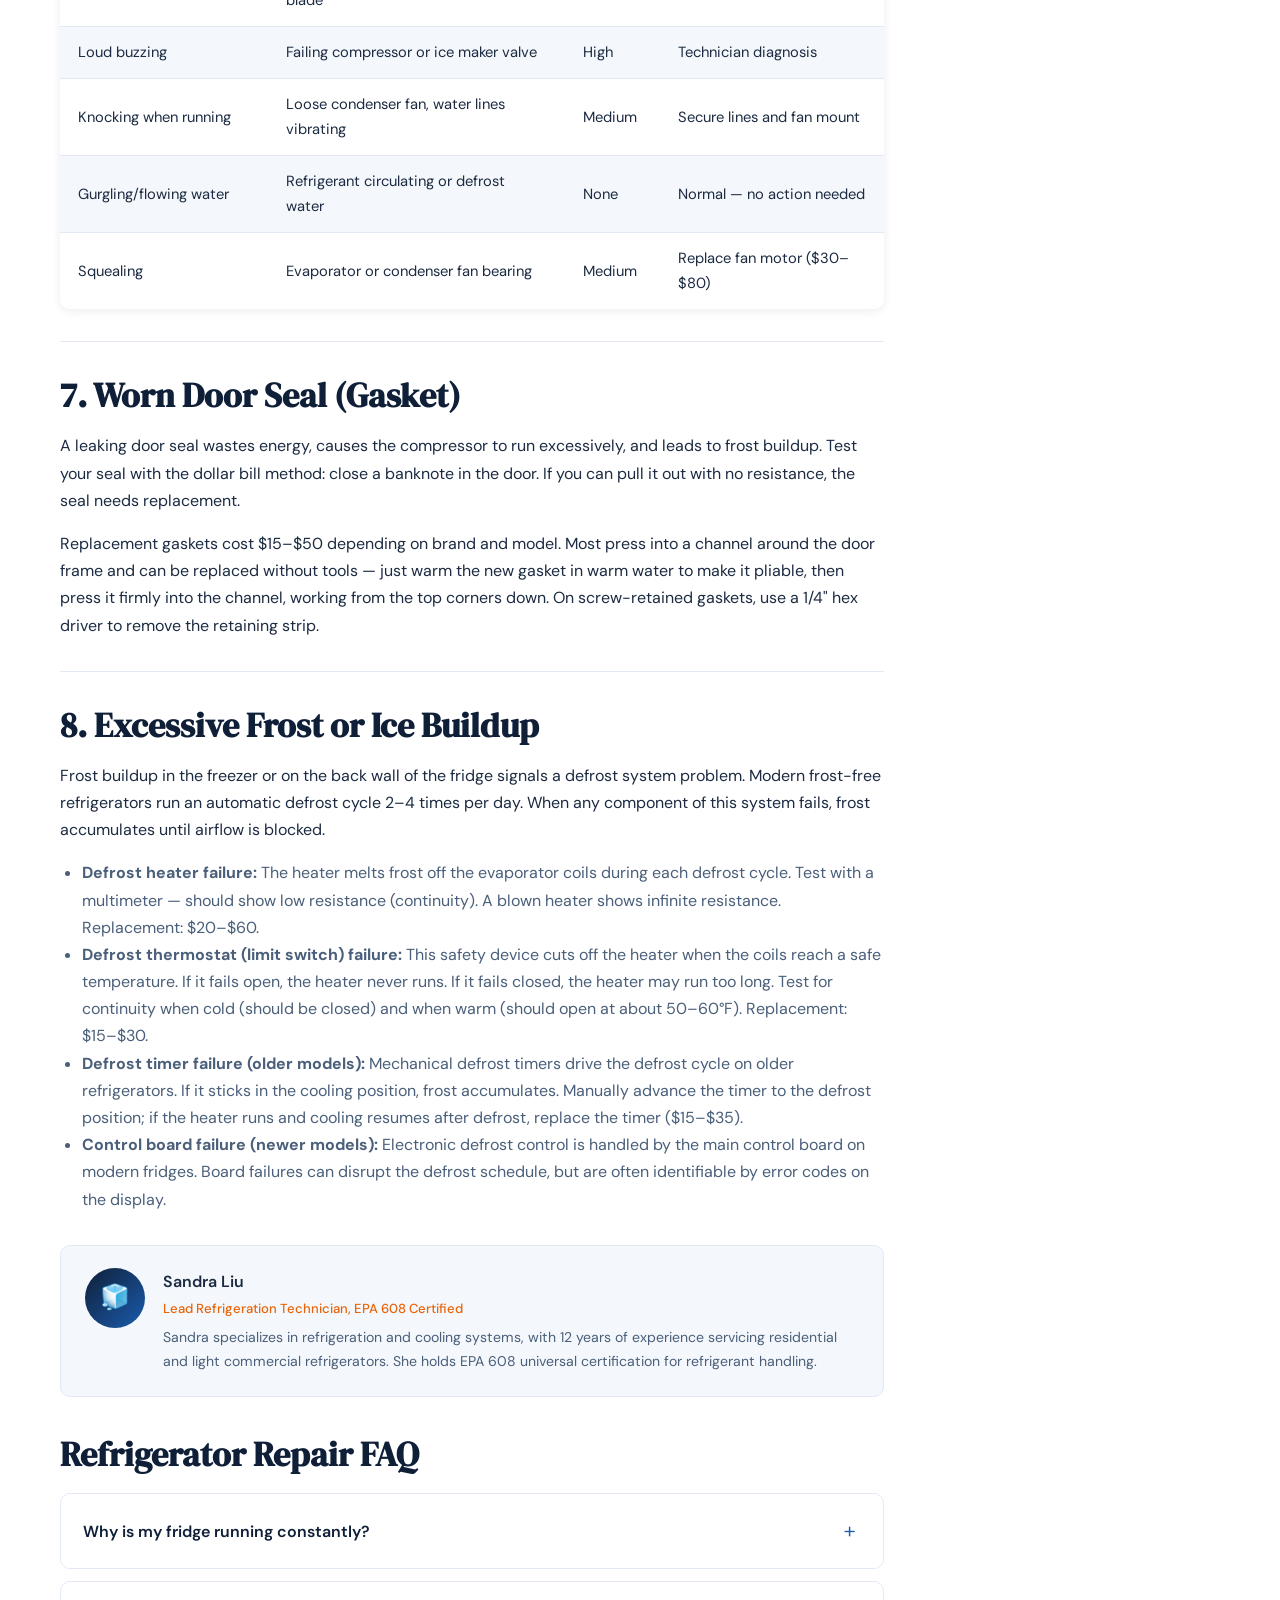
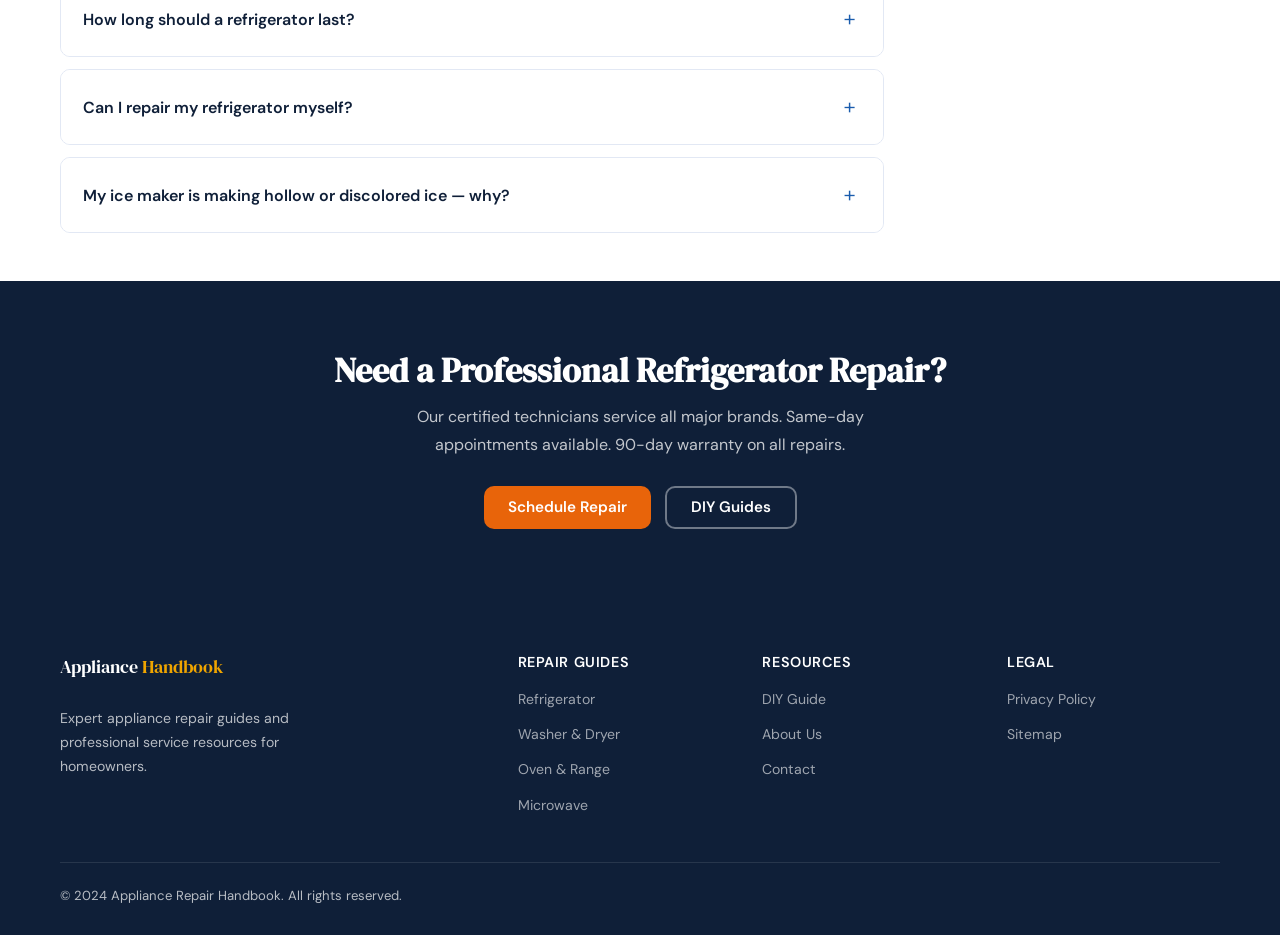
<file: fridge.html>
<!DOCTYPE html>
<html lang="en">
<head>
  <meta charset="UTF-8">
  <meta name="viewport" content="width=device-width, initial-scale=1.0">
  <title>Refrigerator Repair Guide: Compressor, Thermostat, Leaks &amp; More | Appliance Repair Handbook</title>
  <meta name="description" content="Complete refrigerator repair guide covering compressor issues, thermostat problems, water leaks, ice maker faults, and strange noises. Expert DIY tips and professional repair costs.">
  <meta name="keywords" content="refrigerator repair, fridge not cooling, compressor repair, refrigerator thermostat, fridge leaking water, ice maker repair">
  <meta name="robots" content="index, follow">
  
  <link rel="stylesheet" href="css/style.css">
  <style>
    .fade-in { opacity:0; transform:translateY(18px); transition:opacity .5s ease, transform .5s ease; }
    .fade-in.visible { opacity:1; transform:none; }
    #back-to-top { position:fixed; bottom:28px; right:24px; z-index:999; background:var(--navy); color:#fff; border:none; border-radius:50%; width:44px; height:44px; cursor:pointer; font-size:1.2rem; display:flex; align-items:center; justify-content:center; opacity:0; pointer-events:none; transition:opacity .3s; box-shadow:var(--shadow); }
  </style>
  <script type="application/ld+json">
  {
    "@context": "https://schema.org",
    "@type": "FAQPage",
    "mainEntity": [
      {
        "@type": "Question",
        "name": "Why is my refrigerator not cooling but the freezer works?",
        "acceptedAnswer": { "@type": "Answer", "text": "If your freezer is cold but the fridge section is warm, the most common cause is a failed evaporator fan motor or blocked evaporator coils covered in ice (frosted over). The fan circulates cold air from the freezer into the fridge compartment. If it stops, the fridge warms while the freezer stays cold. Try the defrost cycle first; if that doesn't help, test or replace the evaporator fan motor." }
      },
      {
        "@type": "Question",
        "name": "How much does refrigerator compressor replacement cost?",
        "acceptedAnswer": { "@type": "Answer", "text": "Refrigerator compressor replacement typically costs $300–$600 for parts and labor combined. Given that a new mid-range refrigerator costs $800–$1,500, compressor replacement is only worthwhile on units under 8 years old or high-end models. Always get a second opinion before authorizing a compressor job." }
      }
    ]
  }
  </script>
</head>
<body>
<nav class="navbar" role="navigation" aria-label="Main navigation">
  <div class="navbar__inner">
    <a href="index.html" class="navbar__logo" aria-label="Appliance Repair Handbook Home">
      <svg viewBox="0 0 32 32" fill="none" xmlns="http://www.w3.org/2000/svg" aria-hidden="true"><rect width="32" height="32" rx="7" fill="#1a5cad"/><path d="M8 9h16v14H8z" stroke="#fff" stroke-width="1.8" fill="none"/><path d="M12 13h8M12 17h5" stroke="#f0a500" stroke-width="1.8" stroke-linecap="round"/><circle cx="22" cy="11" r="1.5" fill="#f0a500"/></svg>
      Appliance<span>&nbsp;Handbook</span>
    </a>
    <button class="nav-toggle" aria-label="Toggle navigation" aria-expanded="false"><span></span><span></span><span></span></button>
    <div class="navbar__nav">
      <a href="index.html">Home</a>
      <a href="fridge.html" class="active">Refrigerators</a>
      <a href="washer-dryer.html">Washer &amp; Dryer</a>
      <a href="oven.html">Oven &amp; Range</a>
      <a href="diy-guide.html">DIY Guide</a>
      <a href="about.html">About Us</a>
      <a href="about.html#contact" class="btn btn--sm navbar__cta">Get Help</a>
    </div>
  </div>
</nav>

<div class="page-header" role="banner">
  <div class="container">
    <nav class="breadcrumb" aria-label="Breadcrumb"><a href="index.html">Home</a><span aria-hidden="true">›</span> Refrigerator Repair</nav>
    <h1>Refrigerator Repair Guide</h1>
    <p>Everything you need to diagnose and fix your refrigerator — from a fridge that won't cool to a noisy compressor and leaking water. Written by certified appliance technicians.</p>
    <div style="margin-top:20px; display:flex; gap:12px; flex-wrap:wrap;">
      <span class="tag">16 Issues Covered</span>
      <span class="tag">DIY Difficulty: Easy–Medium</span>
      <span class="tag">Avg Repair: $200–$400</span>
      <span class="tag">Updated: Jan 2026</span>
    </div>
  </div>
</div>

<div class="container" style="padding-top:10px;">
  <div class="content-sidebar" style="padding:36px 0;">
    <main>

      <!-- NOT COOLING -->
      <h2 id="not-cooling" style="margin-bottom:16px;">1. Refrigerator Not Cooling</h2>
      <p>A refrigerator that isn't cooling is the most urgent problem — food safety is at stake. The right fix depends on whether both compartments are affected or just one.</p>
      <h3 style="margin:18px 0 10px;">Both Freezer and Fridge Are Warm</h3>
      <p>When neither compartment cools, the problem is almost always with the compressor system or the defrost cycle. Start by checking the most accessible causes first:</p>
      <ul style="margin:10px 0 16px; color:var(--gray3);">
        <li><strong>Dirty condenser coils:</strong> Located at the back or underneath the fridge. When coated in dust, the compressor overheats and shuts down. Vacuum them thoroughly and wait 30 minutes to see if cooling resumes.</li>
        <li><strong>Condenser fan not running:</strong> On most fridges, a fan pulls air over the condenser coils. If it's seized or has a failed motor, the system overheats. Listen for the fan when the compressor runs; if you don't hear it, test or replace it (about $25–$60 for the part).</li>
        <li><strong>Compressor failure:</strong> The compressor is the heart of the refrigeration system. If it hums briefly then clicks off, the start relay is probably faulty — a $10 fix. If there's no sound or vibration from the compressor at all, the compressor itself may have failed. This is a major repair ($300–$600) that may not be worth it on older units.</li>
        <li><strong>Refrigerant leak:</strong> If the unit runs constantly but never gets cold, a refrigerant leak is possible. You'll often see oil stains near the compressor. This requires an EPA 608-certified technician — do not attempt DIY repair.</li>
      </ul>
      <h3 style="margin:18px 0 10px;">Freezer Cold, Fridge Compartment Warm</h3>
      <p>This pattern almost always points to the air circulation system between compartments rather than the compressor itself.</p>
      <ul style="margin:10px 0 16px; color:var(--gray3);">
        <li><strong>Evaporator fan failure:</strong> The evaporator fan sits inside the freezer and pushes cold air into the fridge section. Open the freezer and listen — if the fan isn't running when the compressor is on, test it with a multimeter. Replacement fans cost $30–$80 and are typically DIY-accessible.</li>
        <li><strong>Frosted-over evaporator coils:</strong> If the defrost heater or defrost thermostat fails, ice builds up on the evaporator coils until airflow is completely blocked. Run the manual defrost function, or unplug the fridge for 24–48 hours with towels on the floor. If cooling is restored, you have a defrost system component failure.</li>
        <li><strong>Damper/diffuser stuck closed:</strong> Many fridges use a damper between the freezer and fridge sections to control airflow. If it's stuck closed, cold air can't circulate. Access it through the rear wall of the fridge compartment; it should open and close freely.</li>
      </ul>
      <div class="tip-box">
        <strong>💡 Quick Temperature Check</strong>
        Place a thermometer in a glass of water in the center of the fridge. After 8 hours, the reading should be 35–38°F (2–3°C). A reading above 40°F means active bacterial growth is possible in perishables.
      </div>

      <div class="divider"></div>

      <!-- COMPRESSOR -->
      <h2 id="compressor" style="margin-bottom:16px;">2. Compressor Problems</h2>
      <p>The compressor is the most expensive component in a refrigerator. Before assuming compressor failure, always eliminate less expensive causes — the symptoms overlap with other faults.</p>
      <h3 style="margin:18px 0 10px;">Diagnosing a Failing Compressor</h3>
      <p>A healthy compressor cycles on and off throughout the day, running for 8–16 hours total in a 24-hour period. Signs of compressor trouble include:</p>
      <ul style="margin:10px 0 16px; color:var(--gray3);">
        <li><strong>Clicking and restarting:</strong> The compressor starts, runs for a few seconds, clicks, and stops — then tries again. This is typically the start relay. Shake the relay (a small component plugged into the compressor side): if it rattles, it's bad. Replacement costs $8–$20 and takes 10 minutes.</li>
        <li><strong>Continuous running without cooling:</strong> If the compressor runs non-stop but the unit never gets cold, check for refrigerant leaks, dirty coils, and failed fans first. If all check out, the compressor may have low efficiency or internal failure.</li>
        <li><strong>Very loud knocking or rattling:</strong> Some vibration is normal. Loud rhythmic knocking typically signals compressor bearing failure — a precursor to total failure.</li>
        <li><strong>Hot sides on the fridge:</strong> Warm-to-hot exterior panels near the bottom are normal (that's where heat is expelled). Scorching hot sides or a strong burning smell indicate the compressor is working far beyond its capacity.</li>
      </ul>
      <div class="tip-box warning">
        <strong>⚠️ Compressor Replacement Warning</strong>
        If a technician recommends compressor replacement on a refrigerator over 8 years old, get a second opinion. The repair often costs $350–$600+; for that price, a new entry-level refrigerator is often a better long-term value.
      </div>

      <div class="divider"></div>

      <!-- THERMOSTAT -->
      <h2 id="thermostat" style="margin-bottom:16px;">3. Thermostat &amp; Temperature Control Issues</h2>
      <p>The thermostat (or thermistor in modern digital models) monitors internal temperature and tells the compressor when to run. A faulty thermostat leads to temperature swings — food freezing in the fridge, or the unit running constantly without reaching target temperature.</p>
      <h3 style="margin:18px 0 10px;">Testing the Thermostat</h3>
      <ol style="margin:10px 0 16px; color:var(--gray3); padding-left:1.4em;">
        <li style="margin-bottom:8px;">Find your model number and look up the thermostat part number. On most older models, the thermostat is a mechanical device mounted behind the temperature control knob inside the fridge compartment.</li>
        <li style="margin-bottom:8px;">Disconnect the fridge from power. Locate and remove the thermostat — it typically has two or three wires and an attached capillary tube that senses temperature.</li>
        <li style="margin-bottom:8px;">Using a multimeter set to continuity or resistance: at room temperature (warm), the thermostat should show continuity (circuit is closed). Place the capillary tube in ice water; after 5 minutes, the thermostat should open (no continuity). If behavior doesn't match, replace the thermostat.</li>
      </ol>
      <p>Replacement thermostats typically cost $20–$45 and the swap takes 20–30 minutes. For digital models with a thermistor, the part costs $15–$35 and plugs directly into the control board.</p>
      <h3 style="margin:18px 0 10px;">Control Board Failures</h3>
      <p>Modern refrigerators have an electronic control board that manages all functions. Control board failures can mimic thermostat problems but also cause symptoms like random cycling, display errors, ice maker malfunctions, and unresponsive controls. Replacement boards cost $100–$250 — always confirm diagnosis before purchasing, as boards are often non-returnable.</p>

      <div class="divider"></div>

      <!-- WATER LEAKS -->
      <h2 id="leaking" style="margin-bottom:16px;">4. Water Leaks Inside and Outside the Refrigerator</h2>
      <p>Water pooling in the fridge, on the floor beneath it, or under the crisper drawers is one of the most common service calls. The good news: most leaks are caused by clogged drains that can be cleared in minutes.</p>
      <h3 style="margin:18px 0 10px;">Water Inside the Fridge Compartment</h3>
      <p>Water pooling at the bottom of the fridge is almost always caused by a blocked defrost drain. During normal operation, the defrost cycle melts frost on the evaporator coils; the water drains through a tube into a pan beneath the unit where it evaporates. When this drain tube clogs (usually with food particles or ice), the water overflows into the fridge interior.</p>
      <ul style="margin:10px 0 16px; color:var(--gray3);">
        <li>Locate the drain hole — it's typically in the center of the back wall at the bottom of the fridge compartment, or at the back of the freezer floor.</li>
        <li>Use a turkey baster filled with warm water (not boiling) to flush the drain. Push a small flexible drain brush or a straightened pipe cleaner into the hole to break up any ice plug.</li>
        <li>If the drain tube freezes regularly, a $15 drain heater kit can prevent recurrence.</li>
      </ul>
      <h3 style="margin:18px 0 10px;">Water on the Floor Beneath the Fridge</h3>
      <ul style="margin:10px 0 16px; color:var(--gray3);">
        <li><strong>Overflowing drain pan:</strong> The evaporation pan under the fridge holds condensate. In humid weather or if the fridge is overcooling, this pan can fill faster than it evaporates. Slide the pan out, empty it, and clean it. Persistent overflow may indicate a refrigerant overcharge or excessive door opening.</li>
        <li><strong>Ice maker water supply line:</strong> The plastic or copper line that supplies water to the ice maker is a common leak source. Check the connection at the back of the fridge and at the wall valve. Replace any cracked lines; tighten any loose fittings. Compression fittings should be hand-tight plus a quarter turn — over-tightening cracks the fitting.</li>
        <li><strong>Water filter housing:</strong> If your fridge has an internal water filter, a cracked filter head or missing O-ring can cause leaks. Replace the filter and inspect the housing. Never force a filter that doesn't seat smoothly.</li>
      </ul>

      <div class="divider"></div>

      <!-- ICE MAKER -->
      <h2 id="ice-maker" style="margin-bottom:16px;">5. Ice Maker Not Working</h2>
      <p>Ice maker problems are among the most frequently reported refrigerator issues. Most faults are minor and DIY-fixable.</p>
      <h3 style="margin:18px 0 10px;">Ice Maker Not Making Ice</h3>
      <ul style="margin:10px 0 16px; color:var(--gray3);">
        <li><strong>Arm/switch in off position:</strong> The mechanical shutoff arm or the electronic on/off switch is sometimes accidentally triggered. Check that it's in the on/down position.</li>
        <li><strong>Water supply valve closed or clogged:</strong> The saddle valve or inline valve on the water supply line must be fully open. Debris can clog the valve screen — shut off the water, remove the valve, and clean the screen with white vinegar.</li>
        <li><strong>Freezer too warm:</strong> The ice maker requires the freezer to be below 15°F (-9°C) to function. If the freezer is marginal, the ice maker will stop working long before your food safety is at risk.</li>
        <li><strong>Frozen fill tube:</strong> The small tube that fills the ice maker mold can freeze if the freezer temperature swings. Use a hair dryer on low to thaw it; address the temperature instability to prevent recurrence.</li>
      </ul>
      <h3 style="margin:18px 0 10px;">Ice Maker Leaking Water</h3>
      <p>Water dripping from the ice maker or ice clumping in the bin usually points to a water inlet valve that doesn't close completely. A worn or dirty inlet valve solenoid allows a slow trickle to continue after each cycle. Replacement valves cost $30–$60 and require disconnecting the water supply and a few wire harnesses.</p>

      <div class="divider"></div>

      <!-- NOISES -->
      <h2 style="margin-bottom:16px;">6. Strange Noises from Your Refrigerator</h2>
      <p>Not all refrigerator noises are cause for concern — but some are early warnings of component failure. Here's how to decode what you're hearing.</p>
      <div class="table-wrap">
        <table>
          <thead><tr><th scope="col">Sound</th><th scope="col">Most Likely Cause</th><th scope="col">Urgency</th><th scope="col">Fix</th></tr></thead>
          <tbody>
            <tr><td>Steady hum</td><td>Normal compressor operation</td><td>None</td><td>No action needed</td></tr>
            <tr><td>Clicking every few minutes</td><td>Start relay or defrost timer</td><td>Medium</td><td>Replace start relay ($10–$20)</td></tr>
            <tr><td>Rattling near bottom</td><td>Drain pan or loose condenser fan blade</td><td>Low</td><td>Secure or replace fan blade</td></tr>
            <tr><td>Loud buzzing</td><td>Failing compressor or ice maker valve</td><td>High</td><td>Technician diagnosis</td></tr>
            <tr><td>Knocking when running</td><td>Loose condenser fan, water lines vibrating</td><td>Medium</td><td>Secure lines and fan mount</td></tr>
            <tr><td>Gurgling/flowing water</td><td>Refrigerant circulating or defrost water</td><td>None</td><td>Normal — no action needed</td></tr>
            <tr><td>Squealing</td><td>Evaporator or condenser fan bearing</td><td>Medium</td><td>Replace fan motor ($30–$80)</td></tr>
          </tbody>
        </table>
      </div>

      <div class="divider"></div>

      <!-- DOOR SEAL -->
      <h2 style="margin-bottom:16px;">7. Worn Door Seal (Gasket)</h2>
      <p>A leaking door seal wastes energy, causes the compressor to run excessively, and leads to frost buildup. Test your seal with the dollar bill method: close a banknote in the door. If you can pull it out with no resistance, the seal needs replacement.</p>
      <p>Replacement gaskets cost $15–$50 depending on brand and model. Most press into a channel around the door frame and can be replaced without tools — just warm the new gasket in warm water to make it pliable, then press it firmly into the channel, working from the top corners down. On screw-retained gaskets, use a 1/4" hex driver to remove the retaining strip.</p>

      <div class="divider"></div>

      <!-- FROST BUILDUP -->
      <h2 style="margin-bottom:16px;">8. Excessive Frost or Ice Buildup</h2>
      <p>Frost buildup in the freezer or on the back wall of the fridge signals a defrost system problem. Modern frost-free refrigerators run an automatic defrost cycle 2–4 times per day. When any component of this system fails, frost accumulates until airflow is blocked.</p>
      <ul style="margin:10px 0 16px; color:var(--gray3);">
        <li><strong>Defrost heater failure:</strong> The heater melts frost off the evaporator coils during each defrost cycle. Test with a multimeter — should show low resistance (continuity). A blown heater shows infinite resistance. Replacement: $20–$60.</li>
        <li><strong>Defrost thermostat (limit switch) failure:</strong> This safety device cuts off the heater when the coils reach a safe temperature. If it fails open, the heater never runs. If it fails closed, the heater may run too long. Test for continuity when cold (should be closed) and when warm (should open at about 50–60°F). Replacement: $15–$30.</li>
        <li><strong>Defrost timer failure (older models):</strong> Mechanical defrost timers drive the defrost cycle on older refrigerators. If it sticks in the cooling position, frost accumulates. Manually advance the timer to the defrost position; if the heater runs and cooling resumes after defrost, replace the timer ($15–$35).</li>
        <li><strong>Control board failure (newer models):</strong> Electronic defrost control is handled by the main control board on modern fridges. Board failures can disrupt the defrost schedule, but are often identifiable by error codes on the display.</li>
      </ul>

      <div class="author-box" aria-label="Article author">
        <div class="author-avatar" role="img" aria-label="Sandra Liu">🧊</div>
        <div class="author-info">
          <strong>Sandra Liu</strong>
          <span>Lead Refrigeration Technician, EPA 608 Certified</span>
          <p>Sandra specializes in refrigeration and cooling systems, with 12 years of experience servicing residential and light commercial refrigerators. She holds EPA 608 universal certification for refrigerant handling.</p>
        </div>
      </div>

      <!-- FAQ -->
      <h2 style="margin:36px 0 18px;">Refrigerator Repair FAQ</h2>
      <details class="faq-item"><summary>Why is my fridge running constantly?</summary>
        <div class="faq-body"><p>A refrigerator that runs non-stop is usually struggling to maintain temperature. The most common causes are: dirty condenser coils forcing the compressor to work harder, a worn door seal allowing warm air in, a thermostat set too cold, or a freezer that's overcrowded blocking air circulation. Start with the easiest fixes: clean the coils, test the door seal, and adjust the thermostat. If the problem persists, check the condenser fan and evaporator fan for proper operation.</p></div>
      </details>
      <details class="faq-item"><summary>How long should a refrigerator last?</summary>
        <div class="faq-body"><p>A well-maintained refrigerator typically lasts 14–17 years. French door and side-by-side models tend to have slightly shorter lifespans (12–14 years) due to more complex mechanisms. Budget models may last only 10–12 years. Regular maintenance — cleaning condenser coils annually, replacing door gaskets when worn, and keeping the refrigerator from being placed in very warm environments — can extend lifespan by 2–4 years.</p></div>
      </details>
      <details class="faq-item"><summary>Can I repair my refrigerator myself?</summary>
        <div class="faq-body"><p>Many refrigerator repairs are DIY-friendly: replacing door seals, clearing drain tubes, swapping the start relay, changing the defrost thermostat, and replacing evaporator or condenser fans. However, any work involving the sealed refrigerant system — compressor, refrigerant lines, or metering devices — requires EPA 608 certification and specialized equipment. Attempting refrigerant work without certification is illegal in the U.S. and most countries.</p></div>
      </details>
      <details class="faq-item"><summary>My ice maker is making hollow or discolored ice — why?</summary>
        <div class="faq-body"><p>Hollow ice cubes usually indicate low water pressure (less than 20 psi) or a partially clogged water filter. Replace the filter (most manufacturers recommend every 6 months) and check that the supply valve is fully open. Discolored ice may indicate a dirty water filter, mineral buildup in the ice maker mold, or mold/bacteria in the water system. Clean the ice bin and mold with a diluted bleach solution, replace the filter, and run 2–3 batches of ice before using again.</p></div>
      </details>
    </main>
    <aside aria-label="Sidebar">
      <div class="sidebar-widget">
        <h4>On This Page</h4>
        <ul class="sidebar-links">
          <li><a href="#not-cooling">1. Not Cooling</a></li>
          <li><a href="#compressor">2. Compressor Problems</a></li>
          <li><a href="#thermostat">3. Thermostat Issues</a></li>
          <li><a href="#leaking">4. Water Leaks</a></li>
          <li><a href="#ice-maker">5. Ice Maker</a></li>
        </ul>
      </div>
      <div class="sidebar-widget">
        <h4>Repair Cost Estimates</h4>
        <ul class="sidebar-links">
          <li>Start relay replacement: <strong>$10–$20</strong></li>
          <li>Evaporator fan motor: <strong>$30–$80</strong></li>
          <li>Door gasket: <strong>$15–$50</strong></li>
          <li>Defrost thermostat: <strong>$15–$30</strong></li>
          <li>Defrost heater: <strong>$20–$60</strong></li>
          <li>Thermistor/thermostat: <strong>$20–$45</strong></li>
          <li>Water inlet valve: <strong>$30–$60</strong></li>
          <li>Control board: <strong>$100–$250</strong></li>
          <li>Compressor (labor+part): <strong>$350–$600</strong></li>
        </ul>
      </div>
      <div class="highlight">
        <h3>Not Sure What's Wrong?</h3>
        <p>Our technicians can diagnose your refrigerator in a single visit — no guesswork.</p>
        <a href="about.html#contact" class="btn btn--primary btn--sm">Book Diagnostic</a>
      </div>
    </aside>
  </div>
</div>

<section class="section section--dark" aria-labelledby="fridge-cta">
  <div class="container text-center">
    <h2 id="fridge-cta">Need a Professional Refrigerator Repair?</h2>
    <p style="color:rgba(255,255,255,.75);max-width:520px;margin:12px auto 28px;">Our certified technicians service all major brands. Same-day appointments available. 90-day warranty on all repairs.</p>
    <div style="display:flex;gap:14px;justify-content:center;flex-wrap:wrap;">
      <a href="about.html#contact" class="btn btn--primary">Schedule Repair</a>
      <a href="diy-guide.html" class="btn btn--outline">DIY Guides</a>
    </div>
  </div>
</section>

<footer class="footer" role="contentinfo">
  <div class="container">
    <div class="footer__grid">
      <div class="footer__brand"><a href="index.html" class="navbar__logo" style="margin-bottom:12px;display:inline-flex;"><span style="font-family:var(--font-serif);color:#fff;font-size:1.1rem;">Appliance<span style="color:var(--gold);">&nbsp;Handbook</span></span></a><p>Expert appliance repair guides and professional service resources for homeowners.</p></div>
      <div><h5>Repair Guides</h5><ul class="footer-links"><li><a href="fridge.html">Refrigerator</a></li><li><a href="washer-dryer.html">Washer &amp; Dryer</a></li><li><a href="oven.html">Oven &amp; Range</a></li><li><a href="oven.html#microwave">Microwave</a></li></ul></div>
      <div><h5>Resources</h5><ul class="footer-links"><li><a href="diy-guide.html">DIY Guide</a></li><li><a href="about.html">About Us</a></li><li><a href="about.html#contact">Contact</a></li></ul></div>
      <div><h5>Legal</h5><ul class="footer-links"><li><a href="privacy.html">Privacy Policy</a></li><li><a href="sitemap.xml">Sitemap</a></li></ul></div>
    </div>
    <div class="footer__bottom"><span>© 2024 Appliance Repair Handbook. All rights reserved.</span></div>
  </div>
</footer>
<button id="back-to-top" aria-label="Back to top">↑</button>
<script src="js/main.js"></script>
</body>
</html>
</file>
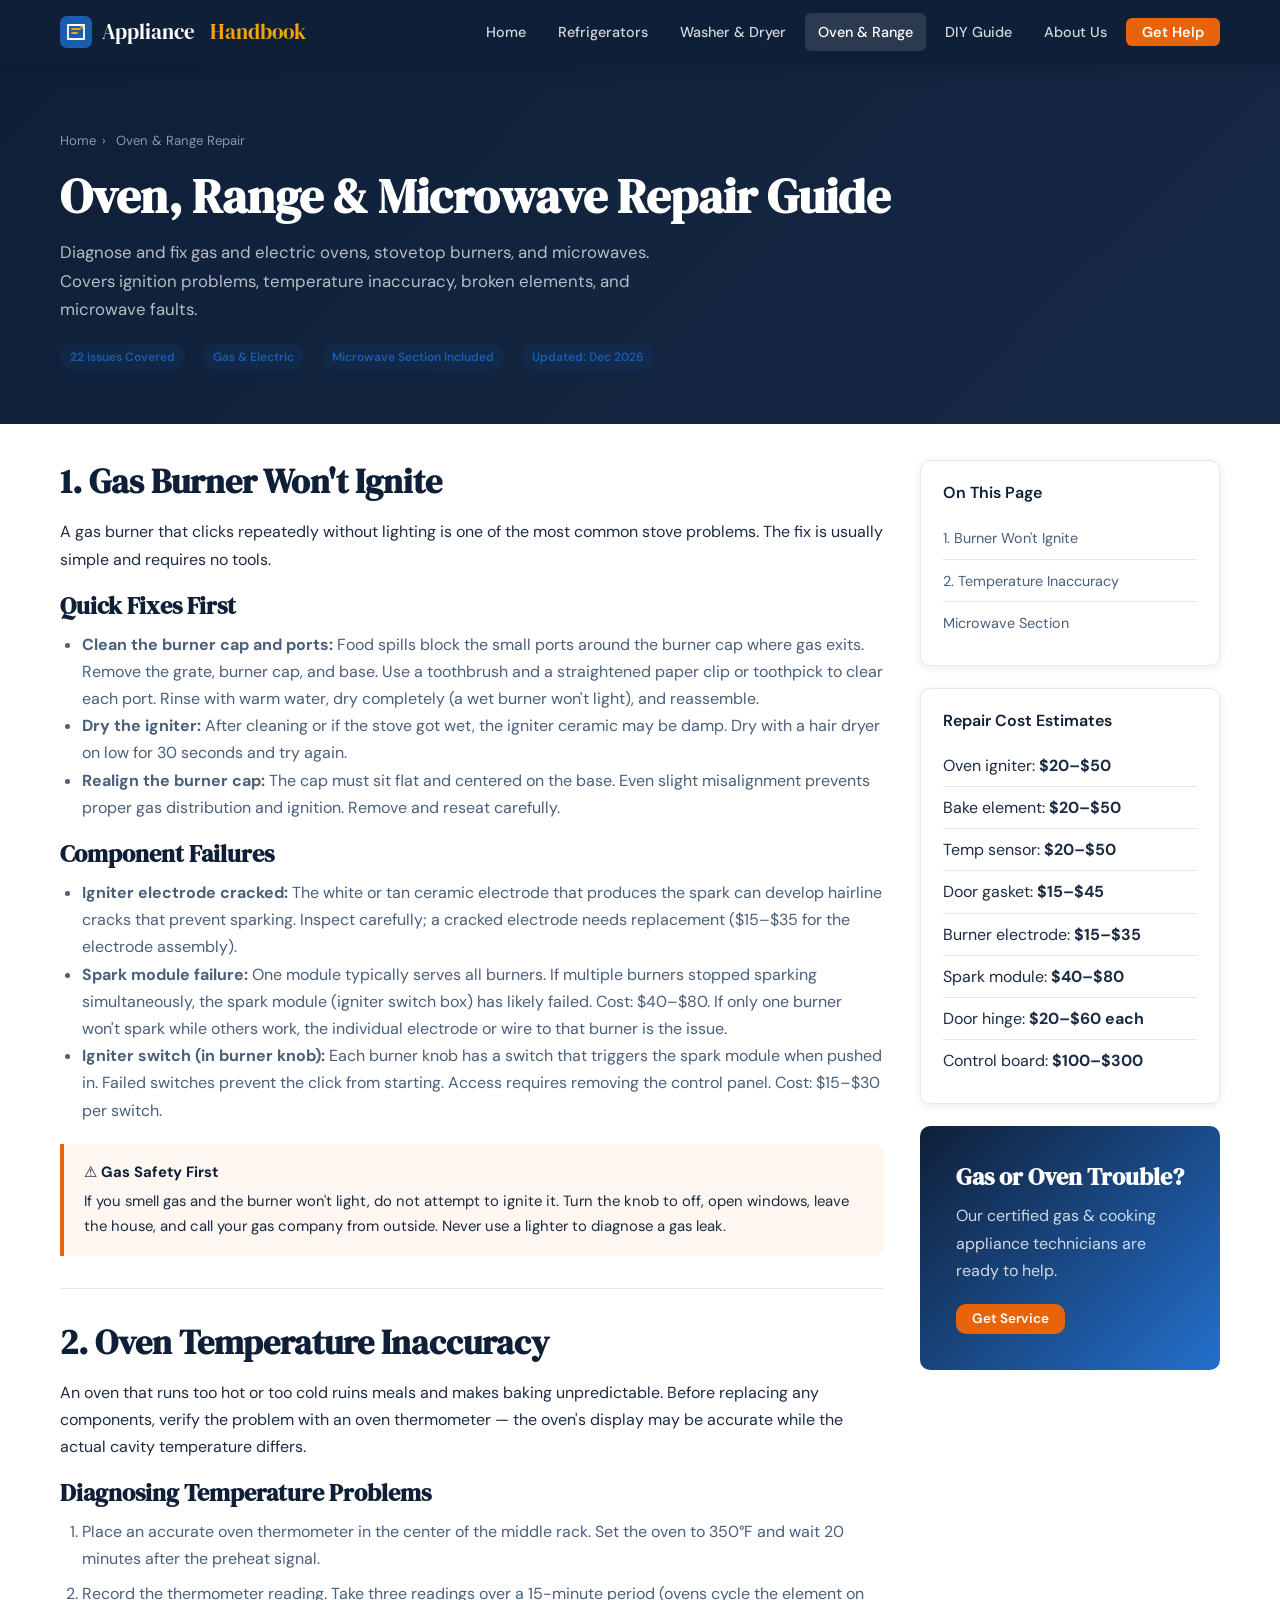
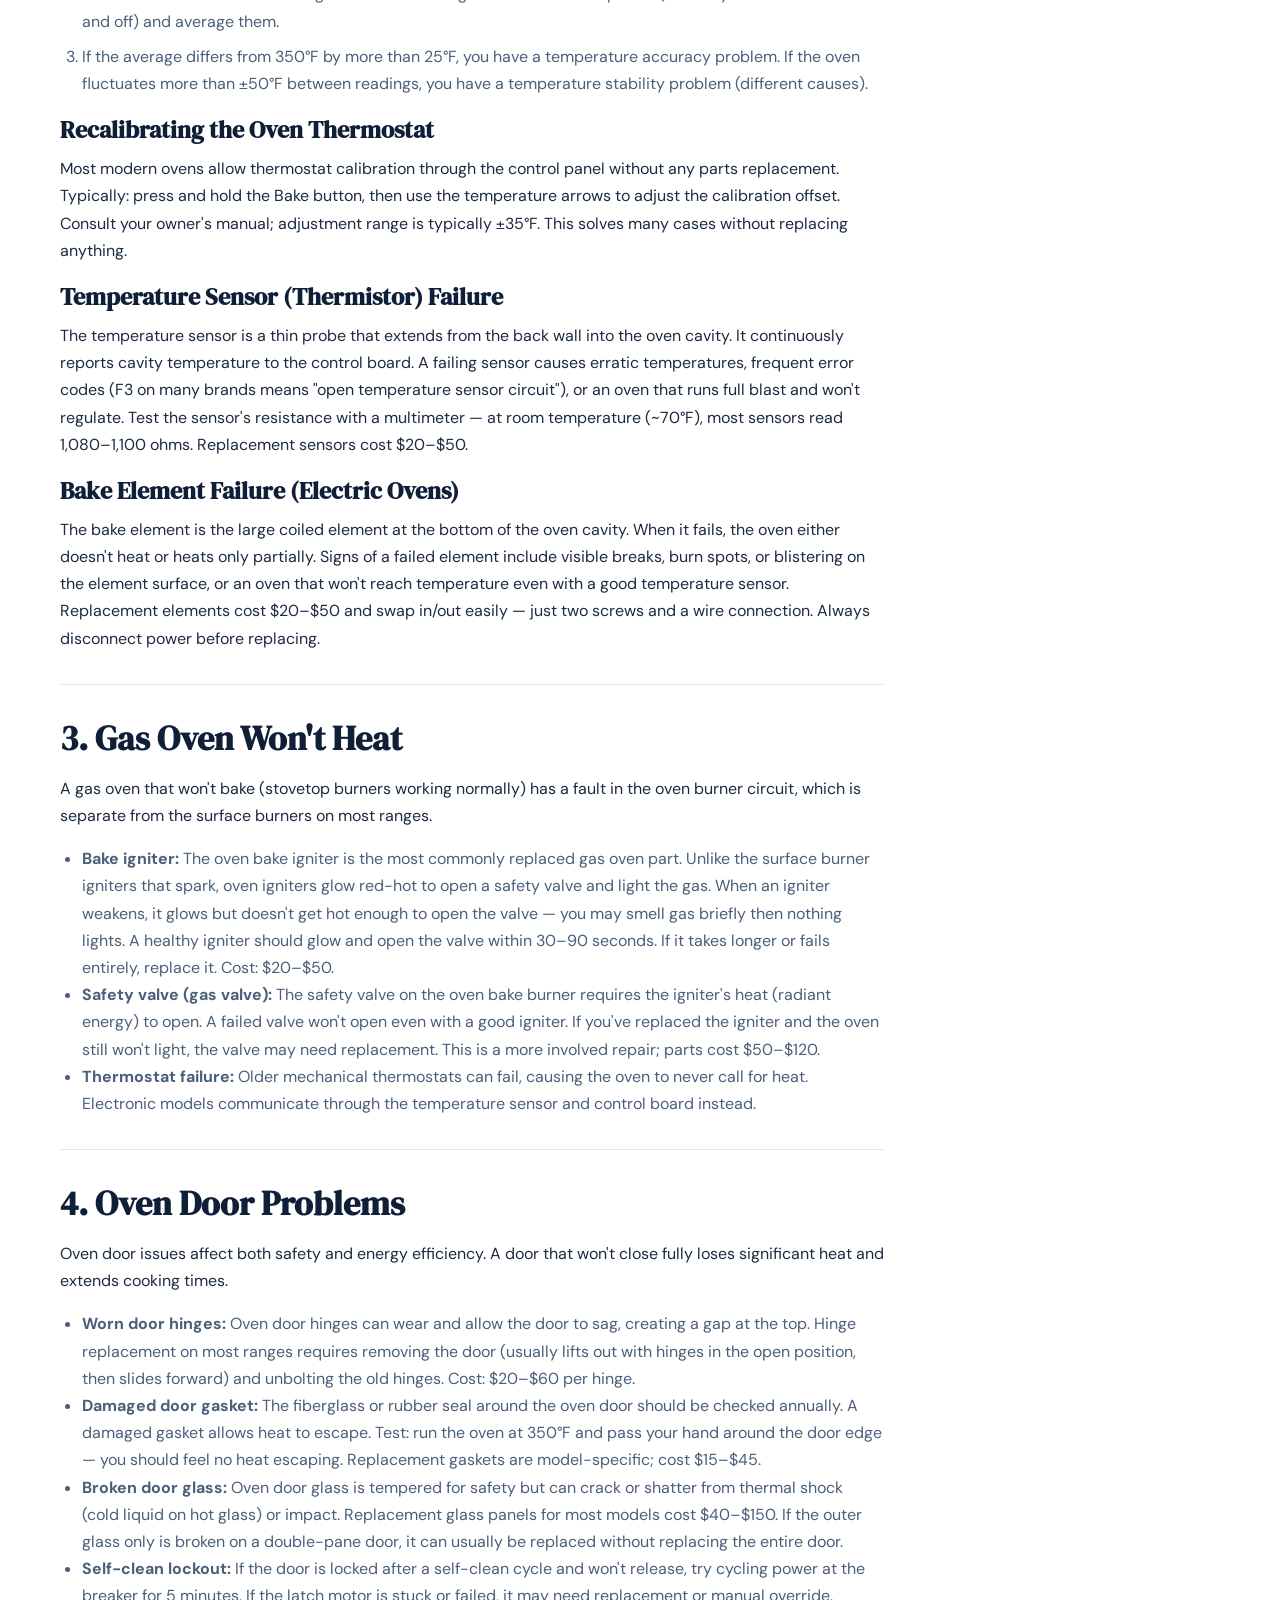
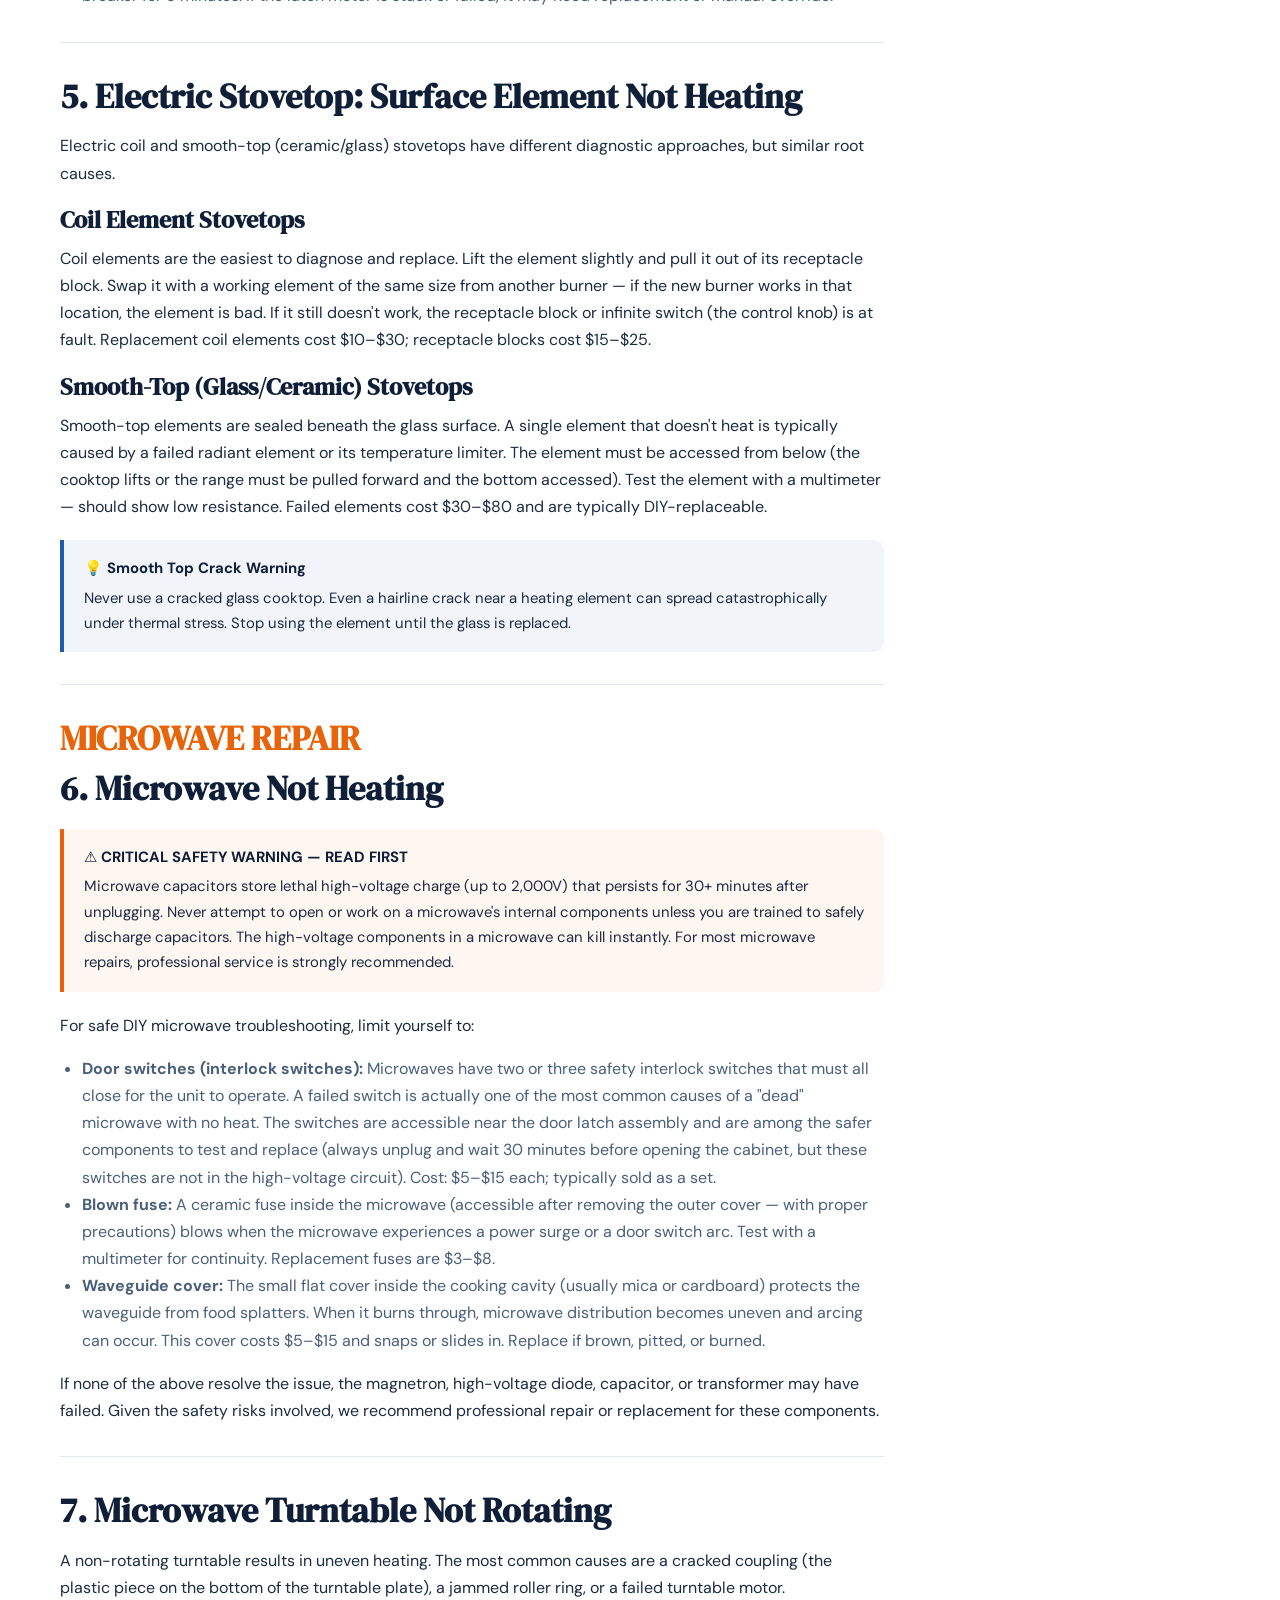
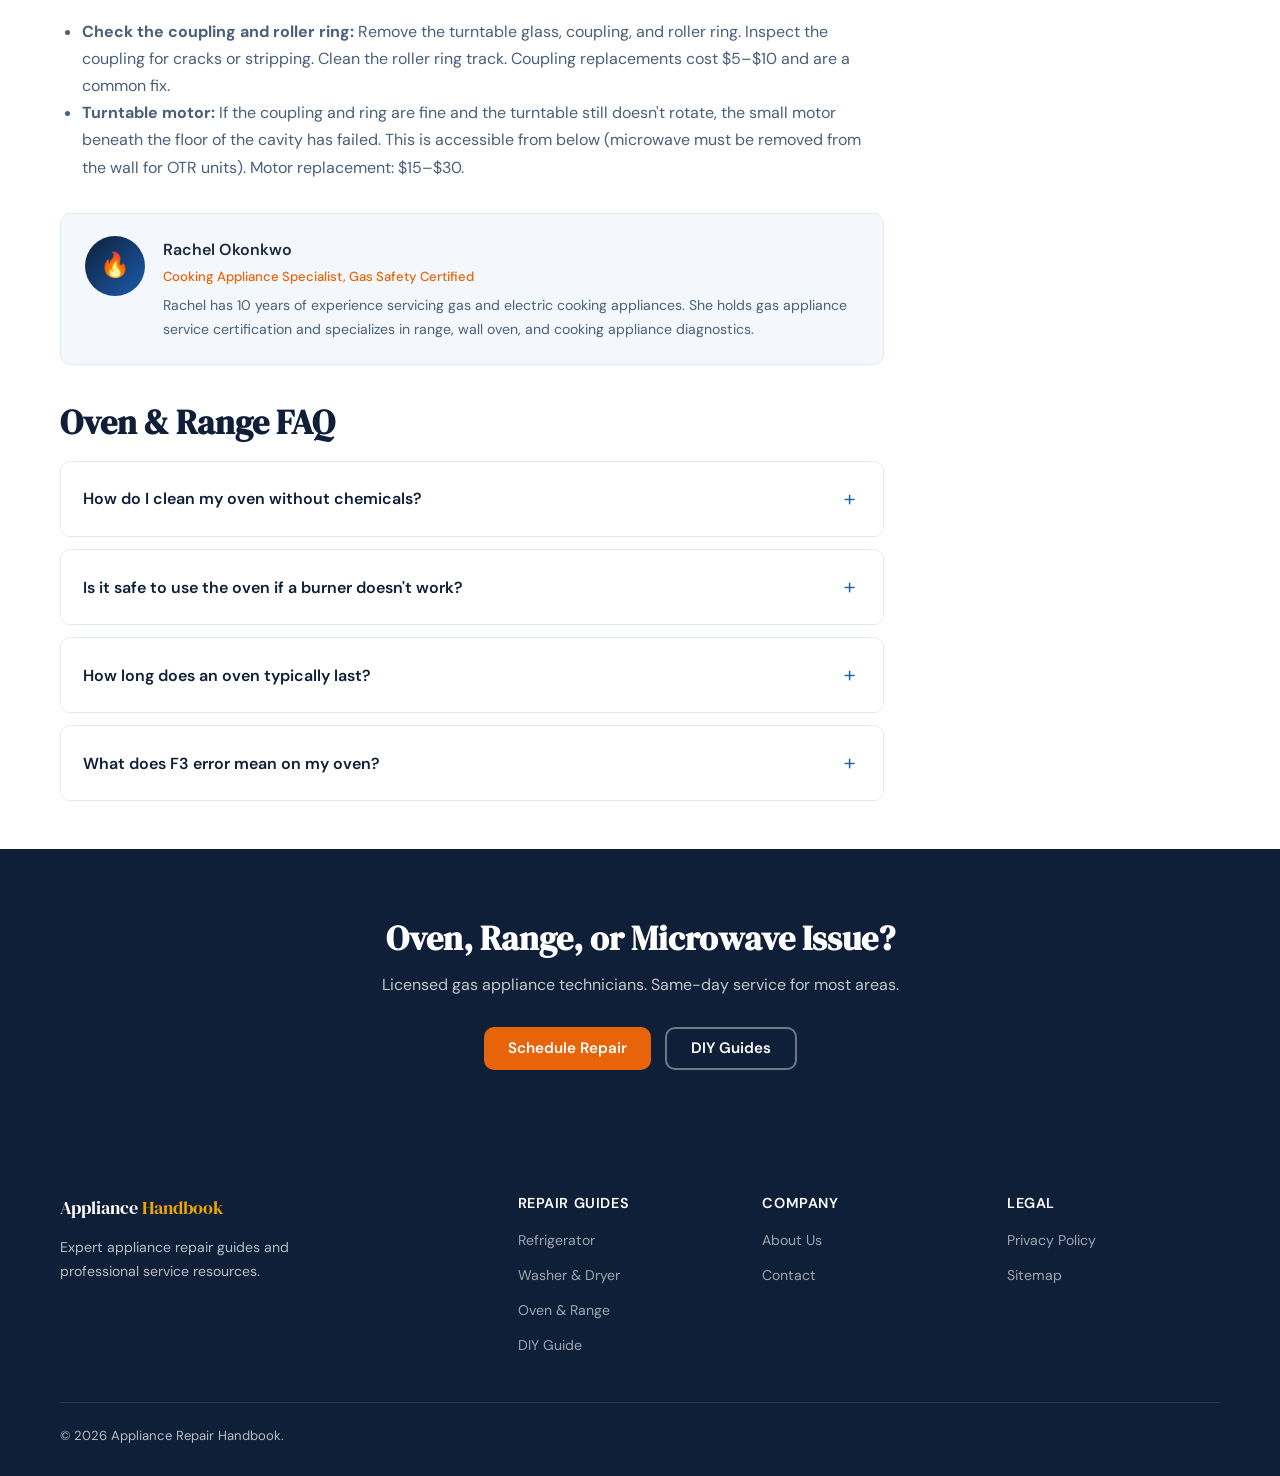
<file: oven.html>
<!DOCTYPE html>
<html lang="en">
<head>
  <meta charset="UTF-8">
  <meta name="viewport" content="width=device-width, initial-scale=1.0">
  <title>Oven, Range &amp; Microwave Repair Guide: Burners, Temperature, Ignition | Appliance Repair Handbook</title>
  <meta name="description" content="Complete oven, range, and microwave repair guide. Fix burners that won't ignite, ovens with temperature problems, microwave issues, and more. DIY tips and repair costs from certified technicians.">
  <meta name="keywords" content="oven repair, gas burner not igniting, oven temperature off, electric oven not heating, microwave repair, range repair, stove repair">
  <meta name="robots" content="index, follow">
  
  <link rel="stylesheet" href="css/style.css">
  <style>.fade-in{opacity:0;transform:translateY(18px);transition:opacity .5s ease,transform .5s ease}.fade-in.visible{opacity:1;transform:none}#back-to-top{position:fixed;bottom:28px;right:24px;z-index:999;background:var(--navy);color:#fff;border:none;border-radius:50%;width:44px;height:44px;cursor:pointer;font-size:1.2rem;display:flex;align-items:center;justify-content:center;opacity:0;pointer-events:none;transition:opacity .3s;box-shadow:var(--shadow)}</style>
  <script type="application/ld+json">{"@context":"https://schema.org","@type":"FAQPage","mainEntity":[{"@type":"Question","name":"Why won't my gas burner ignite?","acceptedAnswer":{"@type":"Answer","text":"The most common causes are a dirty or wet igniter, food debris blocking the burner ports, or a failed spark igniter electrode. Clean the burner cap and ports with a toothbrush, dry thoroughly, and try again. If clicking continues but no flame appears, the igniter electrode or spark module may need replacement."}},{"@type":"Question","name":"Why is my oven temperature inaccurate?","acceptedAnswer":{"@type":"Answer","text":"Oven temperature inaccuracy is usually caused by a failing temperature sensor (oven thermistor), a miscalibrated thermostat, or a failing bake/broil element. Verify with an oven thermometer; if the oven consistently runs hot or cold by more than 25°F, recalibrate using the oven's calibration function or replace the temperature sensor."}}]}</script>
</head>
<body>
<nav class="navbar" role="navigation" aria-label="Main navigation">
  <div class="navbar__inner">
    <a href="index.html" class="navbar__logo" aria-label="Appliance Repair Handbook Home"><svg viewBox="0 0 32 32" fill="none" xmlns="http://www.w3.org/2000/svg" aria-hidden="true"><rect width="32" height="32" rx="7" fill="#1a5cad"/><path d="M8 9h16v14H8z" stroke="#fff" stroke-width="1.8" fill="none"/><path d="M12 13h8M12 17h5" stroke="#f0a500" stroke-width="1.8" stroke-linecap="round"/><circle cx="22" cy="11" r="1.5" fill="#f0a500"/></svg>Appliance<span>&nbsp;Handbook</span></a>
    <button class="nav-toggle" aria-label="Toggle navigation" aria-expanded="false"><span></span><span></span><span></span></button>
    <div class="navbar__nav">
      <a href="index.html">Home</a><a href="fridge.html">Refrigerators</a><a href="washer-dryer.html">Washer &amp; Dryer</a><a href="oven.html" class="active">Oven &amp; Range</a><a href="diy-guide.html">DIY Guide</a><a href="about.html">About Us</a>
      <a href="about.html#contact" class="btn btn--sm navbar__cta">Get Help</a>
    </div>
  </div>
</nav>

<div class="page-header" role="banner">
  <div class="container">
    <nav class="breadcrumb" aria-label="Breadcrumb"><a href="index.html">Home</a><span aria-hidden="true">›</span> Oven &amp; Range Repair</nav>
    <h1>Oven, Range &amp; Microwave Repair Guide</h1>
    <p>Diagnose and fix gas and electric ovens, stovetop burners, and microwaves. Covers ignition problems, temperature inaccuracy, broken elements, and microwave faults.</p>
    <div style="margin-top:20px;display:flex;gap:12px;flex-wrap:wrap;"><span class="tag">22 Issues Covered</span><span class="tag">Gas &amp; Electric</span><span class="tag">Microwave Section Included</span><span class="tag">Updated: Dec 2026</span></div>
  </div>
</div>

<div class="container"><div class="content-sidebar" style="padding:36px 0;">
  <main>

    <h2 id="burner" style="margin-bottom:16px;">1. Gas Burner Won't Ignite</h2>
    <p>A gas burner that clicks repeatedly without lighting is one of the most common stove problems. The fix is usually simple and requires no tools.</p>
    <h3 style="margin:18px 0 10px;">Quick Fixes First</h3>
    <ul style="margin:10px 0 16px; color:var(--gray3);">
      <li><strong>Clean the burner cap and ports:</strong> Food spills block the small ports around the burner cap where gas exits. Remove the grate, burner cap, and base. Use a toothbrush and a straightened paper clip or toothpick to clear each port. Rinse with warm water, dry completely (a wet burner won't light), and reassemble.</li>
      <li><strong>Dry the igniter:</strong> After cleaning or if the stove got wet, the igniter ceramic may be damp. Dry with a hair dryer on low for 30 seconds and try again.</li>
      <li><strong>Realign the burner cap:</strong> The cap must sit flat and centered on the base. Even slight misalignment prevents proper gas distribution and ignition. Remove and reseat carefully.</li>
    </ul>
    <h3 style="margin:18px 0 10px;">Component Failures</h3>
    <ul style="margin:10px 0 16px; color:var(--gray3);">
      <li><strong>Igniter electrode cracked:</strong> The white or tan ceramic electrode that produces the spark can develop hairline cracks that prevent sparking. Inspect carefully; a cracked electrode needs replacement ($15–$35 for the electrode assembly).</li>
      <li><strong>Spark module failure:</strong> One module typically serves all burners. If multiple burners stopped sparking simultaneously, the spark module (igniter switch box) has likely failed. Cost: $40–$80. If only one burner won't spark while others work, the individual electrode or wire to that burner is the issue.</li>
      <li><strong>Igniter switch (in burner knob):</strong> Each burner knob has a switch that triggers the spark module when pushed in. Failed switches prevent the click from starting. Access requires removing the control panel. Cost: $15–$30 per switch.</li>
    </ul>
    <div class="tip-box warning"><strong>⚠️ Gas Safety First</strong>If you smell gas and the burner won't light, do not attempt to ignite it. Turn the knob to off, open windows, leave the house, and call your gas company from outside. Never use a lighter to diagnose a gas leak.</div>

    <div class="divider"></div>

    <h2 id="temp" style="margin-bottom:16px;">2. Oven Temperature Inaccuracy</h2>
    <p>An oven that runs too hot or too cold ruins meals and makes baking unpredictable. Before replacing any components, verify the problem with an oven thermometer — the oven's display may be accurate while the actual cavity temperature differs.</p>
    <h3 style="margin:18px 0 10px;">Diagnosing Temperature Problems</h3>
    <ol style="margin:10px 0 16px; color:var(--gray3); padding-left:1.4em;">
      <li style="margin-bottom:8px;">Place an accurate oven thermometer in the center of the middle rack. Set the oven to 350°F and wait 20 minutes after the preheat signal.</li>
      <li style="margin-bottom:8px;">Record the thermometer reading. Take three readings over a 15-minute period (ovens cycle the element on and off) and average them.</li>
      <li style="margin-bottom:8px;">If the average differs from 350°F by more than 25°F, you have a temperature accuracy problem. If the oven fluctuates more than ±50°F between readings, you have a temperature stability problem (different causes).</li>
    </ol>
    <h3 style="margin:18px 0 10px;">Recalibrating the Oven Thermostat</h3>
    <p>Most modern ovens allow thermostat calibration through the control panel without any parts replacement. Typically: press and hold the Bake button, then use the temperature arrows to adjust the calibration offset. Consult your owner's manual; adjustment range is typically ±35°F. This solves many cases without replacing anything.</p>
    <h3 style="margin:18px 0 10px;">Temperature Sensor (Thermistor) Failure</h3>
    <p>The temperature sensor is a thin probe that extends from the back wall into the oven cavity. It continuously reports cavity temperature to the control board. A failing sensor causes erratic temperatures, frequent error codes (F3 on many brands means "open temperature sensor circuit"), or an oven that runs full blast and won't regulate. Test the sensor's resistance with a multimeter — at room temperature (~70°F), most sensors read 1,080–1,100 ohms. Replacement sensors cost $20–$50.</p>
    <h3 style="margin:18px 0 10px;">Bake Element Failure (Electric Ovens)</h3>
    <p>The bake element is the large coiled element at the bottom of the oven cavity. When it fails, the oven either doesn't heat or heats only partially. Signs of a failed element include visible breaks, burn spots, or blistering on the element surface, or an oven that won't reach temperature even with a good temperature sensor. Replacement elements cost $20–$50 and swap in/out easily — just two screws and a wire connection. Always disconnect power before replacing.</p>

    <div class="divider"></div>

    <h2 style="margin-bottom:16px;">3. Gas Oven Won't Heat</h2>
    <p>A gas oven that won't bake (stovetop burners working normally) has a fault in the oven burner circuit, which is separate from the surface burners on most ranges.</p>
    <ul style="margin:10px 0 16px; color:var(--gray3);">
      <li><strong>Bake igniter:</strong> The oven bake igniter is the most commonly replaced gas oven part. Unlike the surface burner igniters that spark, oven igniters glow red-hot to open a safety valve and light the gas. When an igniter weakens, it glows but doesn't get hot enough to open the valve — you may smell gas briefly then nothing lights. A healthy igniter should glow and open the valve within 30–90 seconds. If it takes longer or fails entirely, replace it. Cost: $20–$50.</li>
      <li><strong>Safety valve (gas valve):</strong> The safety valve on the oven bake burner requires the igniter's heat (radiant energy) to open. A failed valve won't open even with a good igniter. If you've replaced the igniter and the oven still won't light, the valve may need replacement. This is a more involved repair; parts cost $50–$120.</li>
      <li><strong>Thermostat failure:</strong> Older mechanical thermostats can fail, causing the oven to never call for heat. Electronic models communicate through the temperature sensor and control board instead.</li>
    </ul>

    <div class="divider"></div>

    <h2 style="margin-bottom:16px;">4. Oven Door Problems</h2>
    <p>Oven door issues affect both safety and energy efficiency. A door that won't close fully loses significant heat and extends cooking times.</p>
    <ul style="margin:10px 0 16px; color:var(--gray3);">
      <li><strong>Worn door hinges:</strong> Oven door hinges can wear and allow the door to sag, creating a gap at the top. Hinge replacement on most ranges requires removing the door (usually lifts out with hinges in the open position, then slides forward) and unbolting the old hinges. Cost: $20–$60 per hinge.</li>
      <li><strong>Damaged door gasket:</strong> The fiberglass or rubber seal around the oven door should be checked annually. A damaged gasket allows heat to escape. Test: run the oven at 350°F and pass your hand around the door edge — you should feel no heat escaping. Replacement gaskets are model-specific; cost $15–$45.</li>
      <li><strong>Broken door glass:</strong> Oven door glass is tempered for safety but can crack or shatter from thermal shock (cold liquid on hot glass) or impact. Replacement glass panels for most models cost $40–$150. If the outer glass only is broken on a double-pane door, it can usually be replaced without replacing the entire door.</li>
      <li><strong>Self-clean lockout:</strong> If the door is locked after a self-clean cycle and won't release, try cycling power at the breaker for 5 minutes. If the latch motor is stuck or failed, it may need replacement or manual override.</li>
    </ul>

    <div class="divider"></div>

    <h2 style="margin-bottom:16px;">5. Electric Stovetop: Surface Element Not Heating</h2>
    <p>Electric coil and smooth-top (ceramic/glass) stovetops have different diagnostic approaches, but similar root causes.</p>
    <h3 style="margin:18px 0 10px;">Coil Element Stovetops</h3>
    <p>Coil elements are the easiest to diagnose and replace. Lift the element slightly and pull it out of its receptacle block. Swap it with a working element of the same size from another burner — if the new burner works in that location, the element is bad. If it still doesn't work, the receptacle block or infinite switch (the control knob) is at fault. Replacement coil elements cost $10–$30; receptacle blocks cost $15–$25.</p>
    <h3 style="margin:18px 0 10px;">Smooth-Top (Glass/Ceramic) Stovetops</h3>
    <p>Smooth-top elements are sealed beneath the glass surface. A single element that doesn't heat is typically caused by a failed radiant element or its temperature limiter. The element must be accessed from below (the cooktop lifts or the range must be pulled forward and the bottom accessed). Test the element with a multimeter — should show low resistance. Failed elements cost $30–$80 and are typically DIY-replaceable.</p>
    <div class="tip-box"><strong>💡 Smooth Top Crack Warning</strong>Never use a cracked glass cooktop. Even a hairline crack near a heating element can spread catastrophically under thermal stress. Stop using the element until the glass is replaced.</div>

    <div class="divider"></div>

    <!-- MICROWAVE -->
    <h2 id="microwave" style="margin-bottom:8px; color:var(--accent);">MICROWAVE REPAIR</h2>
    <h2 style="margin-bottom:16px;">6. Microwave Not Heating</h2>
    <div class="tip-box warning"><strong>⚠️ CRITICAL SAFETY WARNING — READ FIRST</strong>Microwave capacitors store lethal high-voltage charge (up to 2,000V) that persists for 30+ minutes after unplugging. Never attempt to open or work on a microwave's internal components unless you are trained to safely discharge capacitors. The high-voltage components in a microwave can kill instantly. For most microwave repairs, professional service is strongly recommended.</div>
    <p>For safe DIY microwave troubleshooting, limit yourself to:</p>
    <ul style="margin:10px 0 16px; color:var(--gray3);">
      <li><strong>Door switches (interlock switches):</strong> Microwaves have two or three safety interlock switches that must all close for the unit to operate. A failed switch is actually one of the most common causes of a "dead" microwave with no heat. The switches are accessible near the door latch assembly and are among the safer components to test and replace (always unplug and wait 30 minutes before opening the cabinet, but these switches are not in the high-voltage circuit). Cost: $5–$15 each; typically sold as a set.</li>
      <li><strong>Blown fuse:</strong> A ceramic fuse inside the microwave (accessible after removing the outer cover — with proper precautions) blows when the microwave experiences a power surge or a door switch arc. Test with a multimeter for continuity. Replacement fuses are $3–$8.</li>
      <li><strong>Waveguide cover:</strong> The small flat cover inside the cooking cavity (usually mica or cardboard) protects the waveguide from food splatters. When it burns through, microwave distribution becomes uneven and arcing can occur. This cover costs $5–$15 and snaps or slides in. Replace if brown, pitted, or burned.</li>
    </ul>
    <p>If none of the above resolve the issue, the magnetron, high-voltage diode, capacitor, or transformer may have failed. Given the safety risks involved, we recommend professional repair or replacement for these components.</p>

    <div class="divider"></div>

    <h2 style="margin-bottom:16px;">7. Microwave Turntable Not Rotating</h2>
    <p>A non-rotating turntable results in uneven heating. The most common causes are a cracked coupling (the plastic piece on the bottom of the turntable plate), a jammed roller ring, or a failed turntable motor.</p>
    <ul style="margin:10px 0 16px; color:var(--gray3);">
      <li><strong>Check the coupling and roller ring:</strong> Remove the turntable glass, coupling, and roller ring. Inspect the coupling for cracks or stripping. Clean the roller ring track. Coupling replacements cost $5–$10 and are a common fix.</li>
      <li><strong>Turntable motor:</strong> If the coupling and ring are fine and the turntable still doesn't rotate, the small motor beneath the floor of the cavity has failed. This is accessible from below (microwave must be removed from the wall for OTR units). Motor replacement: $15–$30.</li>
    </ul>

    <div class="author-box" aria-label="Article author">
      <div class="author-avatar" role="img" aria-label="Rachel Okonkwo">🔥</div>
      <div class="author-info">
        <strong>Rachel Okonkwo</strong>
        <span>Cooking Appliance Specialist, Gas Safety Certified</span>
        <p>Rachel has 10 years of experience servicing gas and electric cooking appliances. She holds gas appliance service certification and specializes in range, wall oven, and cooking appliance diagnostics.</p>
      </div>
    </div>

    <h2 style="margin:36px 0 18px;">Oven &amp; Range FAQ</h2>
    <details class="faq-item"><summary>How do I clean my oven without chemicals?</summary>
      <div class="faq-body"><p>Make a paste of baking soda and water (about 3:1 ratio) and spread it over the oven interior, avoiding heating elements and the temperature sensor. Leave overnight, then wipe clean with a damp cloth. For stubborn spots, spray undiluted white vinegar over the baking soda residue and let the fizzing action help lift the grime. This is gentler than commercial cleaners and won't leave residue that smokes during subsequent use.</p></div>
    </details>
    <details class="faq-item"><summary>Is it safe to use the oven if a burner doesn't work?</summary>
      <div class="faq-body"><p>For electric ranges: yes, the oven circuit is independent of the surface burner circuits in most models. You can use the oven while a surface element is being repaired. For gas ranges: also generally yes, but have the burner repaired promptly — a malfunctioning gas burner can continue to release gas even when turned off if the valve isn't seating properly. Don't ignore the smell of gas.</p></div>
    </details>
    <details class="faq-item"><summary>How long does an oven typically last?</summary>
      <div class="faq-body"><p>Gas ranges typically last 15–20 years; electric ranges and wall ovens last 13–17 years. The most common life-limiting failures are control board failures (more common in newer high-feature models), bake element failures (electric), and igniter failures (gas). With proper maintenance — cleaning regularly, replacing door gaskets when worn, avoiding the self-clean cycle more than twice per year — most ovens reach the upper end of their expected lifespan.</p></div>
    </details>
    <details class="faq-item"><summary>What does F3 error mean on my oven?</summary>
      <div class="faq-body"><p>F3 (or F3/E0, F3/E1 on some models) typically indicates an open temperature sensor circuit — the oven's control board can't read a valid temperature from the sensor. First, check that the sensor wire connector inside the oven cavity is fully seated. Then test the sensor's resistance with a multimeter (should be ~1,080–1,100 ohms at room temperature). If resistance is very high (open circuit) or zero (short), replace the sensor. If the sensor tests correctly and the error persists, the control board may be the problem.</p></div>
    </details>
  </main>
  <aside aria-label="Sidebar">
    <div class="sidebar-widget">
      <h4>On This Page</h4>
      <ul class="sidebar-links">
        <li><a href="#burner">1. Burner Won't Ignite</a></li>
        <li><a href="#temp">2. Temperature Inaccuracy</a></li>
        <li><a href="#microwave">Microwave Section</a></li>
      </ul>
    </div>
    <div class="sidebar-widget">
      <h4>Repair Cost Estimates</h4>
      <ul class="sidebar-links">
        <li>Oven igniter: <strong>$20–$50</strong></li>
        <li>Bake element: <strong>$20–$50</strong></li>
        <li>Temp sensor: <strong>$20–$50</strong></li>
        <li>Door gasket: <strong>$15–$45</strong></li>
        <li>Burner electrode: <strong>$15–$35</strong></li>
        <li>Spark module: <strong>$40–$80</strong></li>
        <li>Door hinge: <strong>$20–$60 each</strong></li>
        <li>Control board: <strong>$100–$300</strong></li>
      </ul>
    </div>
    <div class="highlight">
      <h3>Gas or Oven Trouble?</h3>
      <p>Our certified gas &amp; cooking appliance technicians are ready to help.</p>
      <a href="about.html#contact" class="btn btn--primary btn--sm">Get Service</a>
    </div>
  </aside>
</div></div>

<section class="section section--dark"><div class="container text-center"><h2>Oven, Range, or Microwave Issue?</h2><p style="color:rgba(255,255,255,.75);max-width:520px;margin:12px auto 28px;">Licensed gas appliance technicians. Same-day service for most areas.</p><div style="display:flex;gap:14px;justify-content:center;flex-wrap:wrap;"><a href="about.html#contact" class="btn btn--primary">Schedule Repair</a><a href="diy-guide.html" class="btn btn--outline">DIY Guides</a></div></div></section>

<footer class="footer" role="contentinfo"><div class="container"><div class="footer__grid"><div class="footer__brand"><span style="font-family:var(--font-serif);color:#fff;font-size:1.1rem;display:block;margin-bottom:10px;">Appliance<span style="color:var(--gold);">&nbsp;Handbook</span></span><p>Expert appliance repair guides and professional service resources.</p></div><div><h5>Repair Guides</h5><ul class="footer-links"><li><a href="fridge.html">Refrigerator</a></li><li><a href="washer-dryer.html">Washer &amp; Dryer</a></li><li><a href="oven.html">Oven &amp; Range</a></li><li><a href="diy-guide.html">DIY Guide</a></li></ul></div><div><h5>Company</h5><ul class="footer-links"><li><a href="about.html">About Us</a></li><li><a href="about.html#contact">Contact</a></li></ul></div><div><h5>Legal</h5><ul class="footer-links"><li><a href="privacy.html">Privacy Policy</a></li><li><a href="sitemap.xml">Sitemap</a></li></ul></div></div><div class="footer__bottom"><span>© 2026 Appliance Repair Handbook.</span></div></div></footer>
<button id="back-to-top" aria-label="Back to top">↑</button>
<script src="js/main.js"></script>
</body>
</html>
</file>
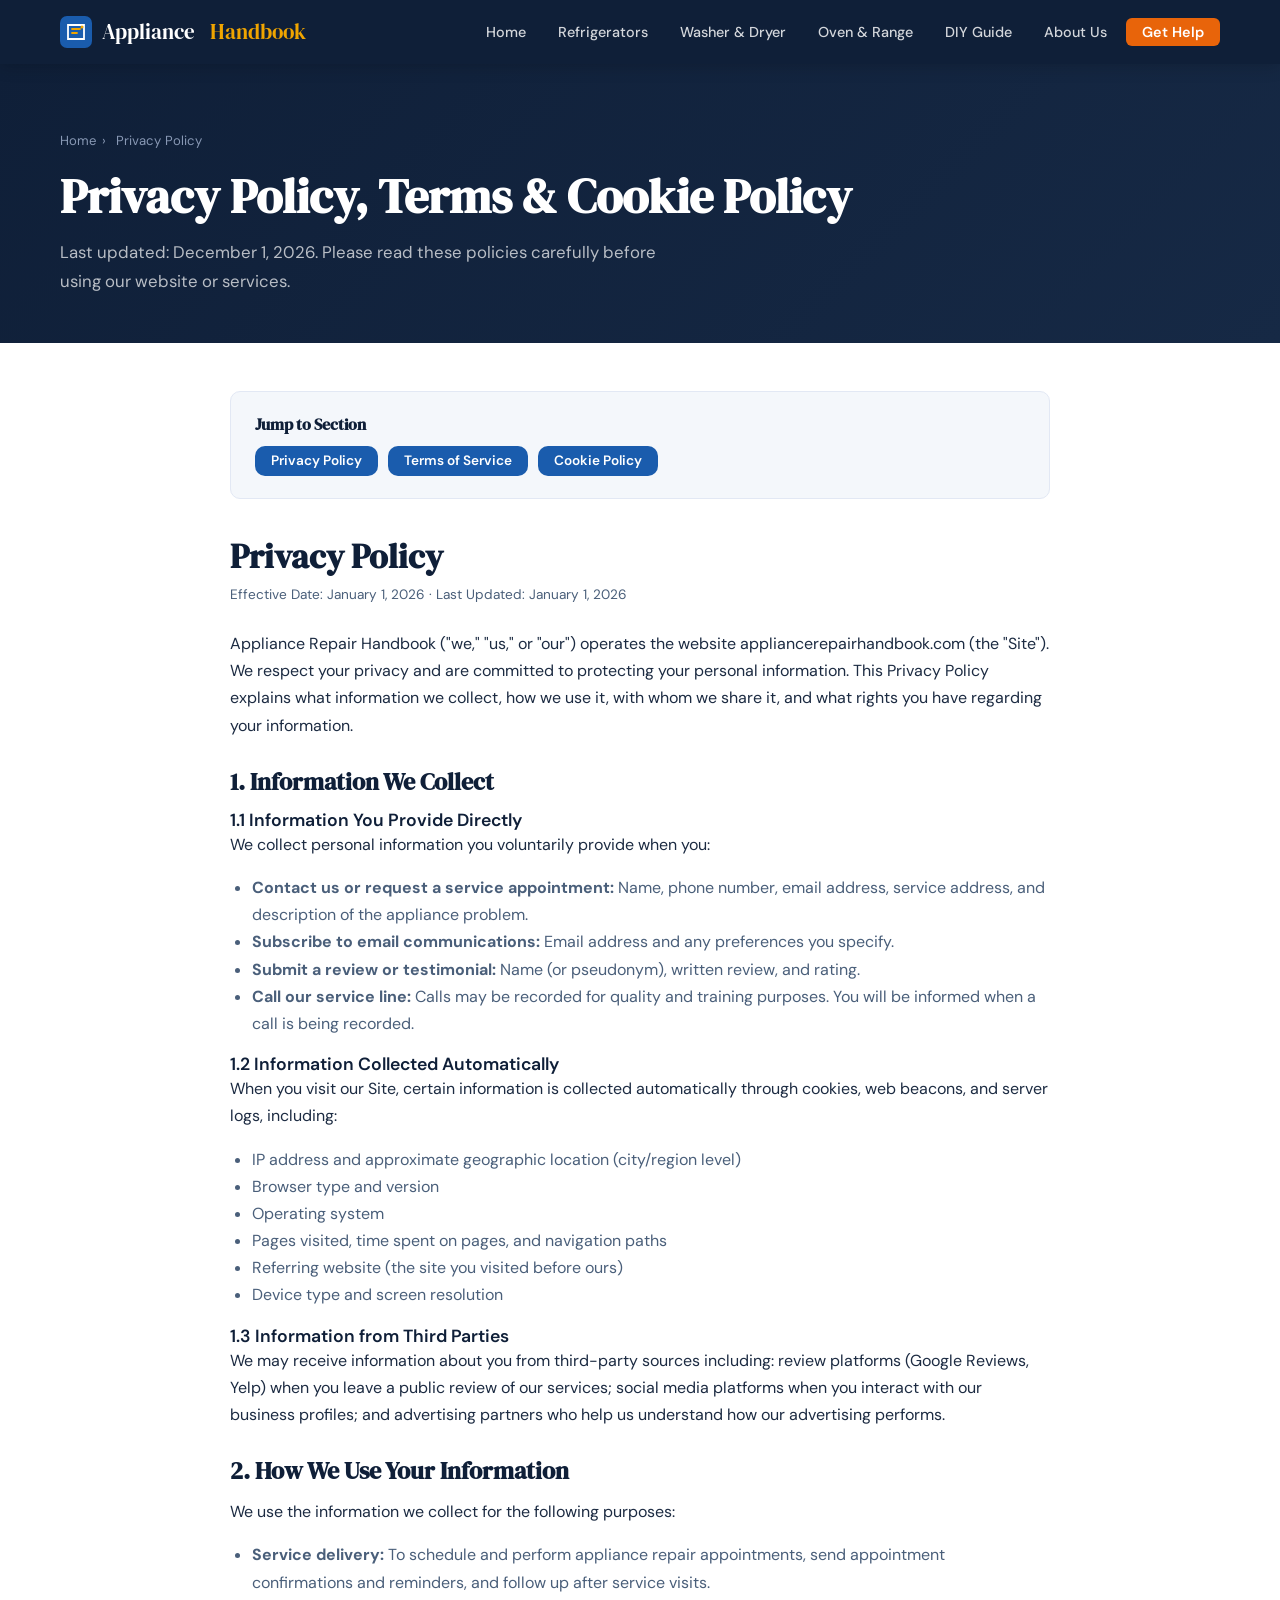
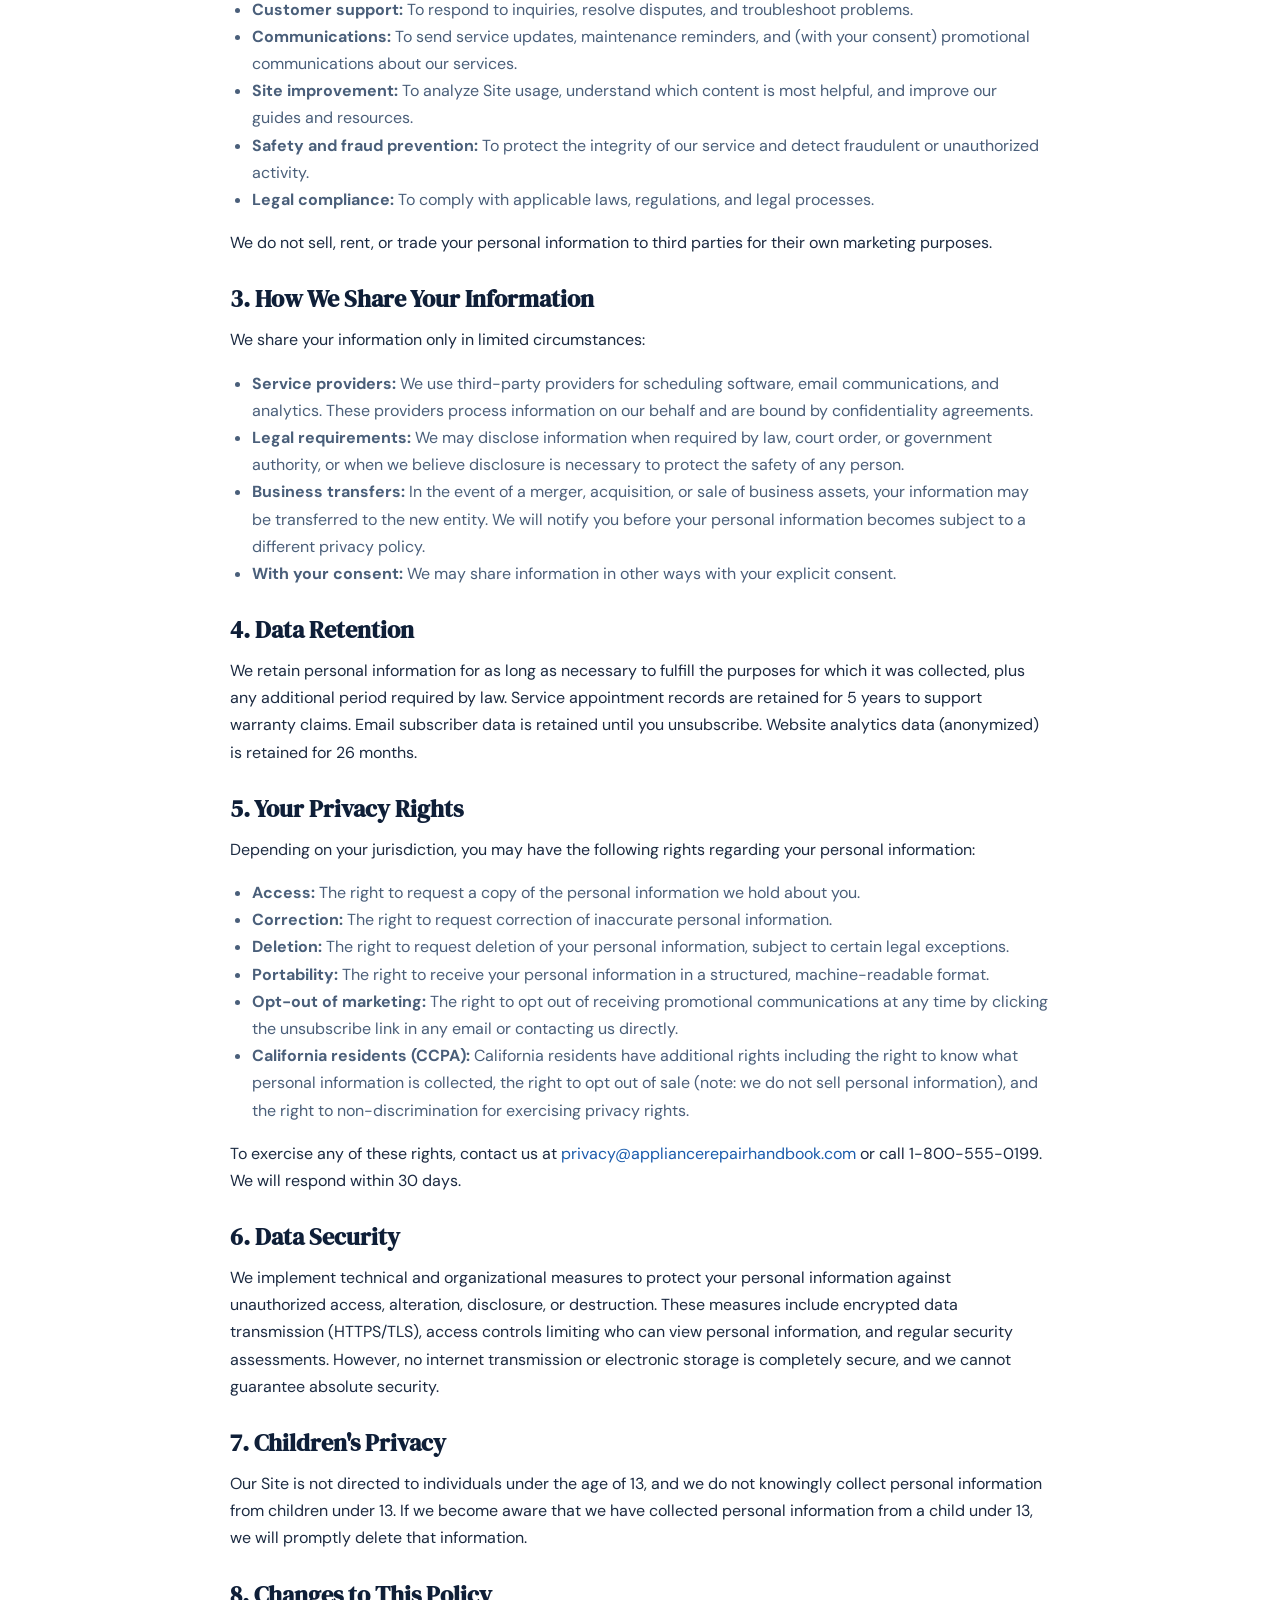
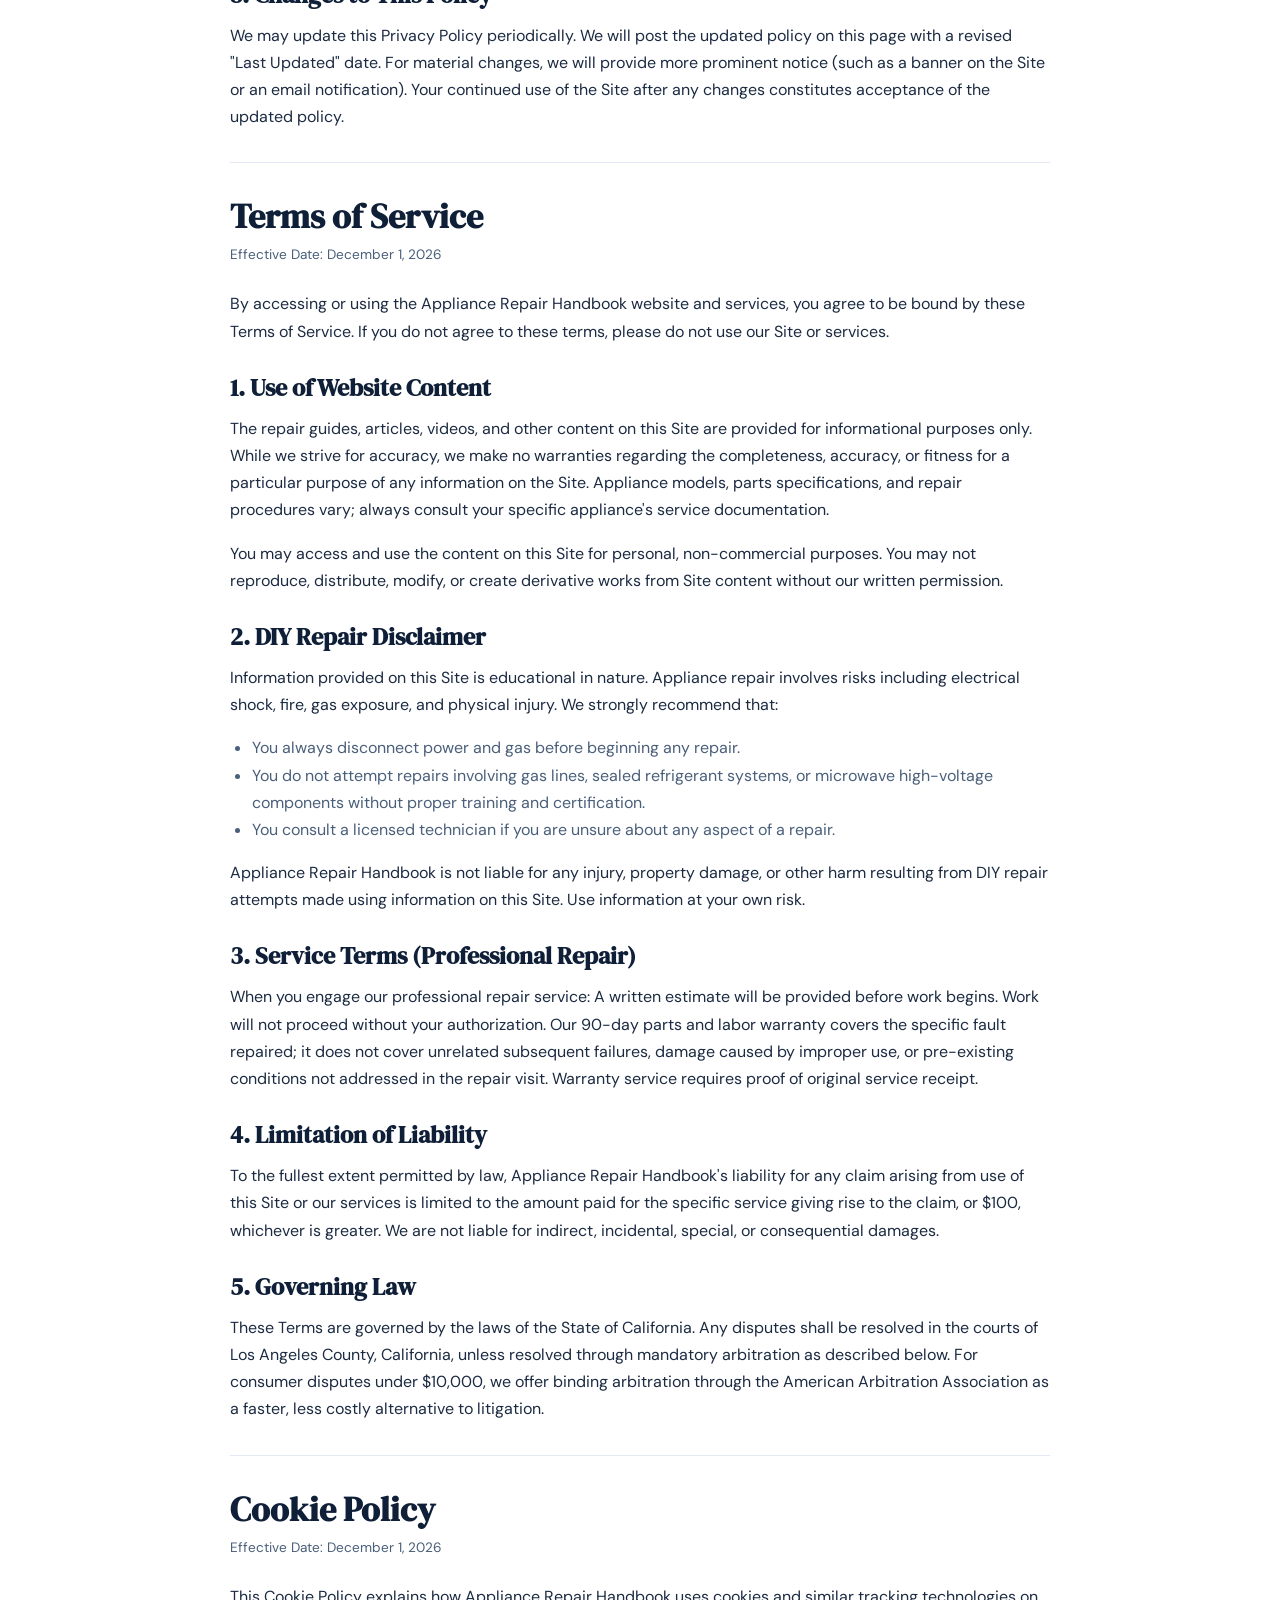
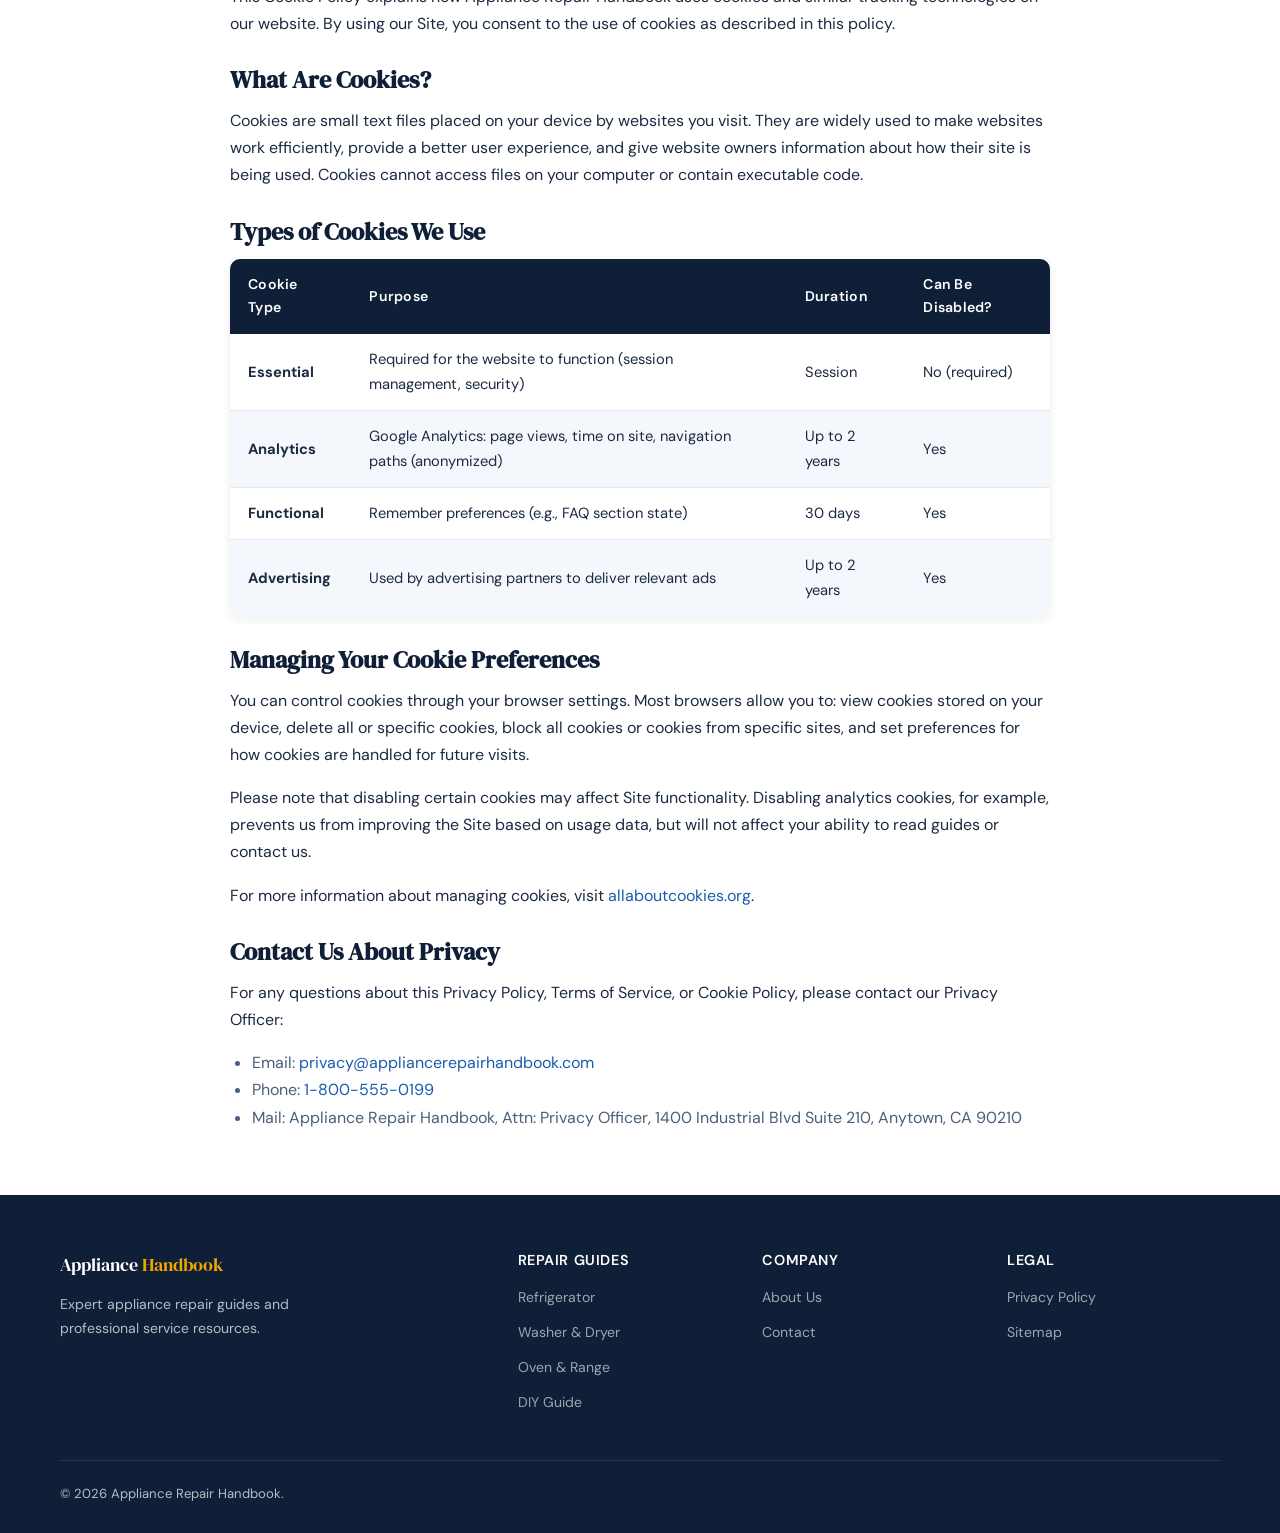
<file: privacy.html>
<!DOCTYPE html>
<html lang="en">
<head>
  <meta charset="UTF-8">
  <meta name="viewport" content="width=device-width, initial-scale=1.0">
  <title>Privacy Policy, Terms of Service &amp; Cookie Policy | Appliance Repair Handbook</title>
  <meta name="description" content="Appliance Repair Handbook privacy policy, terms of service, and cookie policy. Learn how we collect, use, and protect your personal information.">
  <meta name="robots" content="index, follow">

  <link rel="stylesheet" href="css/style.css">
  <style>#back-to-top{position:fixed;bottom:28px;right:24px;z-index:999;background:var(--navy);color:#fff;border:none;border-radius:50%;width:44px;height:44px;cursor:pointer;font-size:1.2rem;display:flex;align-items:center;justify-content:center;opacity:0;pointer-events:none;transition:opacity .3s;box-shadow:var(--shadow)}</style>
</head>
<body>
<nav class="navbar" role="navigation" aria-label="Main navigation">
  <div class="navbar__inner">
    <a href="index.html" class="navbar__logo" aria-label="Appliance Repair Handbook Home"><svg viewBox="0 0 32 32" fill="none" xmlns="http://www.w3.org/2000/svg" aria-hidden="true"><rect width="32" height="32" rx="7" fill="#1a5cad"/><path d="M8 9h16v14H8z" stroke="#fff" stroke-width="1.8" fill="none"/><path d="M12 13h8M12 17h5" stroke="#f0a500" stroke-width="1.8" stroke-linecap="round"/><circle cx="22" cy="11" r="1.5" fill="#f0a500"/></svg>Appliance<span>&nbsp;Handbook</span></a>
    <button class="nav-toggle" aria-label="Toggle navigation" aria-expanded="false"><span></span><span></span><span></span></button>
    <div class="navbar__nav">
      <a href="index.html">Home</a><a href="fridge.html">Refrigerators</a><a href="washer-dryer.html">Washer &amp; Dryer</a><a href="oven.html">Oven &amp; Range</a><a href="diy-guide.html">DIY Guide</a><a href="about.html">About Us</a>
      <a href="about.html#contact" class="btn btn--sm navbar__cta">Get Help</a>
    </div>
  </div>
</nav>

<div class="page-header" role="banner">
  <div class="container">
    <nav class="breadcrumb" aria-label="Breadcrumb"><a href="index.html">Home</a><span aria-hidden="true">›</span> Privacy Policy</nav>
    <h1>Privacy Policy, Terms &amp; Cookie Policy</h1>
    <p>Last updated: December 1, 2026. Please read these policies carefully before using our website or services.</p>
  </div>
</div>

<div class="container--narrow" style="padding:48px 20px;">

  <nav aria-label="Policy sections" style="background:var(--light);border-radius:var(--radius);padding:22px 24px;margin-bottom:36px;border:1px solid var(--gray1);">
    <h3 style="margin-bottom:12px; font-size:1rem;">Jump to Section</h3>
    <ul style="list-style:none;padding:0;display:flex;flex-wrap:wrap;gap:10px;">
      <li><a href="#privacy" class="btn btn--blue btn--sm">Privacy Policy</a></li>
      <li><a href="#terms" class="btn btn--blue btn--sm">Terms of Service</a></li>
      <li><a href="#cookies" class="btn btn--blue btn--sm">Cookie Policy</a></li>
    </ul>
  </nav>

  <!-- PRIVACY POLICY -->
  <section id="privacy" aria-labelledby="privacy-heading">
    <h2 id="privacy-heading" style="margin-bottom:6px;">Privacy Policy</h2>
    <p class="text-muted" style="font-size:.85rem; margin-bottom:24px;">Effective Date: January 1, 2026 · Last Updated: January 1, 2026</p>

    <p>Appliance Repair Handbook ("we," "us," or "our") operates the website appliancerepairhandbook.com (the "Site"). We respect your privacy and are committed to protecting your personal information. This Privacy Policy explains what information we collect, how we use it, with whom we share it, and what rights you have regarding your information.</p>

    <h3 style="margin:28px 0 12px;">1. Information We Collect</h3>
    <h4>1.1 Information You Provide Directly</h4>
    <p>We collect personal information you voluntarily provide when you:</p>
    <ul style="color:var(--gray3); margin:10px 0 16px;">
      <li><strong>Contact us or request a service appointment:</strong> Name, phone number, email address, service address, and description of the appliance problem.</li>
      <li><strong>Subscribe to email communications:</strong> Email address and any preferences you specify.</li>
      <li><strong>Submit a review or testimonial:</strong> Name (or pseudonym), written review, and rating.</li>
      <li><strong>Call our service line:</strong> Calls may be recorded for quality and training purposes. You will be informed when a call is being recorded.</li>
    </ul>
    <h4>1.2 Information Collected Automatically</h4>
    <p>When you visit our Site, certain information is collected automatically through cookies, web beacons, and server logs, including:</p>
    <ul style="color:var(--gray3); margin:10px 0 16px;">
      <li>IP address and approximate geographic location (city/region level)</li>
      <li>Browser type and version</li>
      <li>Operating system</li>
      <li>Pages visited, time spent on pages, and navigation paths</li>
      <li>Referring website (the site you visited before ours)</li>
      <li>Device type and screen resolution</li>
    </ul>
    <h4>1.3 Information from Third Parties</h4>
    <p>We may receive information about you from third-party sources including: review platforms (Google Reviews, Yelp) when you leave a public review of our services; social media platforms when you interact with our business profiles; and advertising partners who help us understand how our advertising performs.</p>

    <h3 style="margin:28px 0 12px;">2. How We Use Your Information</h3>
    <p>We use the information we collect for the following purposes:</p>
    <ul style="color:var(--gray3); margin:10px 0 16px;">
      <li><strong>Service delivery:</strong> To schedule and perform appliance repair appointments, send appointment confirmations and reminders, and follow up after service visits.</li>
      <li><strong>Customer support:</strong> To respond to inquiries, resolve disputes, and troubleshoot problems.</li>
      <li><strong>Communications:</strong> To send service updates, maintenance reminders, and (with your consent) promotional communications about our services.</li>
      <li><strong>Site improvement:</strong> To analyze Site usage, understand which content is most helpful, and improve our guides and resources.</li>
      <li><strong>Safety and fraud prevention:</strong> To protect the integrity of our service and detect fraudulent or unauthorized activity.</li>
      <li><strong>Legal compliance:</strong> To comply with applicable laws, regulations, and legal processes.</li>
    </ul>
    <p>We do not sell, rent, or trade your personal information to third parties for their own marketing purposes.</p>

    <h3 style="margin:28px 0 12px;">3. How We Share Your Information</h3>
    <p>We share your information only in limited circumstances:</p>
    <ul style="color:var(--gray3); margin:10px 0 16px;">
      <li><strong>Service providers:</strong> We use third-party providers for scheduling software, email communications, and analytics. These providers process information on our behalf and are bound by confidentiality agreements.</li>
      <li><strong>Legal requirements:</strong> We may disclose information when required by law, court order, or government authority, or when we believe disclosure is necessary to protect the safety of any person.</li>
      <li><strong>Business transfers:</strong> In the event of a merger, acquisition, or sale of business assets, your information may be transferred to the new entity. We will notify you before your personal information becomes subject to a different privacy policy.</li>
      <li><strong>With your consent:</strong> We may share information in other ways with your explicit consent.</li>
    </ul>

    <h3 style="margin:28px 0 12px;">4. Data Retention</h3>
    <p>We retain personal information for as long as necessary to fulfill the purposes for which it was collected, plus any additional period required by law. Service appointment records are retained for 5 years to support warranty claims. Email subscriber data is retained until you unsubscribe. Website analytics data (anonymized) is retained for 26 months.</p>

    <h3 style="margin:28px 0 12px;">5. Your Privacy Rights</h3>
    <p>Depending on your jurisdiction, you may have the following rights regarding your personal information:</p>
    <ul style="color:var(--gray3); margin:10px 0 16px;">
      <li><strong>Access:</strong> The right to request a copy of the personal information we hold about you.</li>
      <li><strong>Correction:</strong> The right to request correction of inaccurate personal information.</li>
      <li><strong>Deletion:</strong> The right to request deletion of your personal information, subject to certain legal exceptions.</li>
      <li><strong>Portability:</strong> The right to receive your personal information in a structured, machine-readable format.</li>
      <li><strong>Opt-out of marketing:</strong> The right to opt out of receiving promotional communications at any time by clicking the unsubscribe link in any email or contacting us directly.</li>
      <li><strong>California residents (CCPA):</strong> California residents have additional rights including the right to know what personal information is collected, the right to opt out of sale (note: we do not sell personal information), and the right to non-discrimination for exercising privacy rights.</li>
    </ul>
    <p>To exercise any of these rights, contact us at <a href="mailto:privacy@appliancerepairhandbook.com">privacy@appliancerepairhandbook.com</a> or call 1-800-555-0199. We will respond within 30 days.</p>

    <h3 style="margin:28px 0 12px;">6. Data Security</h3>
    <p>We implement technical and organizational measures to protect your personal information against unauthorized access, alteration, disclosure, or destruction. These measures include encrypted data transmission (HTTPS/TLS), access controls limiting who can view personal information, and regular security assessments. However, no internet transmission or electronic storage is completely secure, and we cannot guarantee absolute security.</p>

    <h3 style="margin:28px 0 12px;">7. Children's Privacy</h3>
    <p>Our Site is not directed to individuals under the age of 13, and we do not knowingly collect personal information from children under 13. If we become aware that we have collected personal information from a child under 13, we will promptly delete that information.</p>

    <h3 style="margin:28px 0 12px;">8. Changes to This Policy</h3>
    <p>We may update this Privacy Policy periodically. We will post the updated policy on this page with a revised "Last Updated" date. For material changes, we will provide more prominent notice (such as a banner on the Site or an email notification). Your continued use of the Site after any changes constitutes acceptance of the updated policy.</p>
  </section>

  <div class="divider"></div>

  <!-- TERMS OF SERVICE -->
  <section id="terms" aria-labelledby="terms-heading">
    <h2 id="terms-heading" style="margin-bottom:6px;">Terms of Service</h2>
    <p class="text-muted" style="font-size:.85rem; margin-bottom:24px;">Effective Date: December 1, 2026</p>

    <p>By accessing or using the Appliance Repair Handbook website and services, you agree to be bound by these Terms of Service. If you do not agree to these terms, please do not use our Site or services.</p>

    <h3 style="margin:28px 0 12px;">1. Use of Website Content</h3>
    <p>The repair guides, articles, videos, and other content on this Site are provided for informational purposes only. While we strive for accuracy, we make no warranties regarding the completeness, accuracy, or fitness for a particular purpose of any information on the Site. Appliance models, parts specifications, and repair procedures vary; always consult your specific appliance's service documentation.</p>
    <p>You may access and use the content on this Site for personal, non-commercial purposes. You may not reproduce, distribute, modify, or create derivative works from Site content without our written permission.</p>

    <h3 style="margin:28px 0 12px;">2. DIY Repair Disclaimer</h3>
    <p>Information provided on this Site is educational in nature. Appliance repair involves risks including electrical shock, fire, gas exposure, and physical injury. We strongly recommend that:</p>
    <ul style="color:var(--gray3); margin:10px 0 16px;">
      <li>You always disconnect power and gas before beginning any repair.</li>
      <li>You do not attempt repairs involving gas lines, sealed refrigerant systems, or microwave high-voltage components without proper training and certification.</li>
      <li>You consult a licensed technician if you are unsure about any aspect of a repair.</li>
    </ul>
    <p>Appliance Repair Handbook is not liable for any injury, property damage, or other harm resulting from DIY repair attempts made using information on this Site. Use information at your own risk.</p>

    <h3 style="margin:28px 0 12px;">3. Service Terms (Professional Repair)</h3>
    <p>When you engage our professional repair service: A written estimate will be provided before work begins. Work will not proceed without your authorization. Our 90-day parts and labor warranty covers the specific fault repaired; it does not cover unrelated subsequent failures, damage caused by improper use, or pre-existing conditions not addressed in the repair visit. Warranty service requires proof of original service receipt.</p>

    <h3 style="margin:28px 0 12px;">4. Limitation of Liability</h3>
    <p>To the fullest extent permitted by law, Appliance Repair Handbook's liability for any claim arising from use of this Site or our services is limited to the amount paid for the specific service giving rise to the claim, or $100, whichever is greater. We are not liable for indirect, incidental, special, or consequential damages.</p>

    <h3 style="margin:28px 0 12px;">5. Governing Law</h3>
    <p>These Terms are governed by the laws of the State of California. Any disputes shall be resolved in the courts of Los Angeles County, California, unless resolved through mandatory arbitration as described below. For consumer disputes under $10,000, we offer binding arbitration through the American Arbitration Association as a faster, less costly alternative to litigation.</p>
  </section>

  <div class="divider"></div>

  <!-- COOKIE POLICY -->
  <section id="cookies" aria-labelledby="cookies-heading">
    <h2 id="cookies-heading" style="margin-bottom:6px;">Cookie Policy</h2>
    <p class="text-muted" style="font-size:.85rem; margin-bottom:24px;">Effective Date: December 1, 2026</p>

    <p>This Cookie Policy explains how Appliance Repair Handbook uses cookies and similar tracking technologies on our website. By using our Site, you consent to the use of cookies as described in this policy.</p>

    <h3 style="margin:28px 0 12px;">What Are Cookies?</h3>
    <p>Cookies are small text files placed on your device by websites you visit. They are widely used to make websites work efficiently, provide a better user experience, and give website owners information about how their site is being used. Cookies cannot access files on your computer or contain executable code.</p>

    <h3 style="margin:28px 0 12px;">Types of Cookies We Use</h3>
    <div class="table-wrap" role="region" aria-label="Cookie types" tabindex="0">
      <table>
        <thead><tr><th scope="col">Cookie Type</th><th scope="col">Purpose</th><th scope="col">Duration</th><th scope="col">Can Be Disabled?</th></tr></thead>
        <tbody>
          <tr><td><strong>Essential</strong></td><td>Required for the website to function (session management, security)</td><td>Session</td><td>No (required)</td></tr>
          <tr><td><strong>Analytics</strong></td><td>Google Analytics: page views, time on site, navigation paths (anonymized)</td><td>Up to 2 years</td><td>Yes</td></tr>
          <tr><td><strong>Functional</strong></td><td>Remember preferences (e.g., FAQ section state)</td><td>30 days</td><td>Yes</td></tr>
          <tr><td><strong>Advertising</strong></td><td>Used by advertising partners to deliver relevant ads</td><td>Up to 2 years</td><td>Yes</td></tr>
        </tbody>
      </table>
    </div>

    <h3 style="margin:28px 0 12px;">Managing Your Cookie Preferences</h3>
    <p>You can control cookies through your browser settings. Most browsers allow you to: view cookies stored on your device, delete all or specific cookies, block all cookies or cookies from specific sites, and set preferences for how cookies are handled for future visits.</p>
    <p>Please note that disabling certain cookies may affect Site functionality. Disabling analytics cookies, for example, prevents us from improving the Site based on usage data, but will not affect your ability to read guides or contact us.</p>
    <p>For more information about managing cookies, visit <a href="https://www.allaboutcookies.org" target="_blank" rel="noopener noreferrer">allaboutcookies.org</a>.</p>

    <h3 style="margin:28px 0 12px;">Contact Us About Privacy</h3>
    <p>For any questions about this Privacy Policy, Terms of Service, or Cookie Policy, please contact our Privacy Officer:</p>
    <ul style="color:var(--gray3); margin:10px 0 16px;">
      <li>Email: <a href="mailto:privacy@appliancerepairhandbook.com">privacy@appliancerepairhandbook.com</a></li>
      <li>Phone: <a href="tel:+18005550199">1-800-555-0199</a></li>
      <li>Mail: Appliance Repair Handbook, Attn: Privacy Officer, 1400 Industrial Blvd Suite 210, Anytown, CA 90210</li>
    </ul>
  </section>
</div>

<footer class="footer" role="contentinfo"><div class="container"><div class="footer__grid"><div class="footer__brand"><span style="font-family:var(--font-serif);color:#fff;font-size:1.1rem;display:block;margin-bottom:10px;">Appliance<span style="color:var(--gold);">&nbsp;Handbook</span></span><p>Expert appliance repair guides and professional service resources.</p></div><div><h5>Repair Guides</h5><ul class="footer-links"><li><a href="fridge.html">Refrigerator</a></li><li><a href="washer-dryer.html">Washer &amp; Dryer</a></li><li><a href="oven.html">Oven &amp; Range</a></li><li><a href="diy-guide.html">DIY Guide</a></li></ul></div><div><h5>Company</h5><ul class="footer-links"><li><a href="about.html">About Us</a></li><li><a href="about.html#contact">Contact</a></li></ul></div><div><h5>Legal</h5><ul class="footer-links"><li><a href="privacy.html">Privacy Policy</a></li><li><a href="sitemap.xml">Sitemap</a></li></ul></div></div><div class="footer__bottom"><span>© 2026 Appliance Repair Handbook.</span></div></div></footer>
<button id="back-to-top" aria-label="Back to top">↑</button>
<script src="js/main.js"></script>
</body>
</html>
</file>
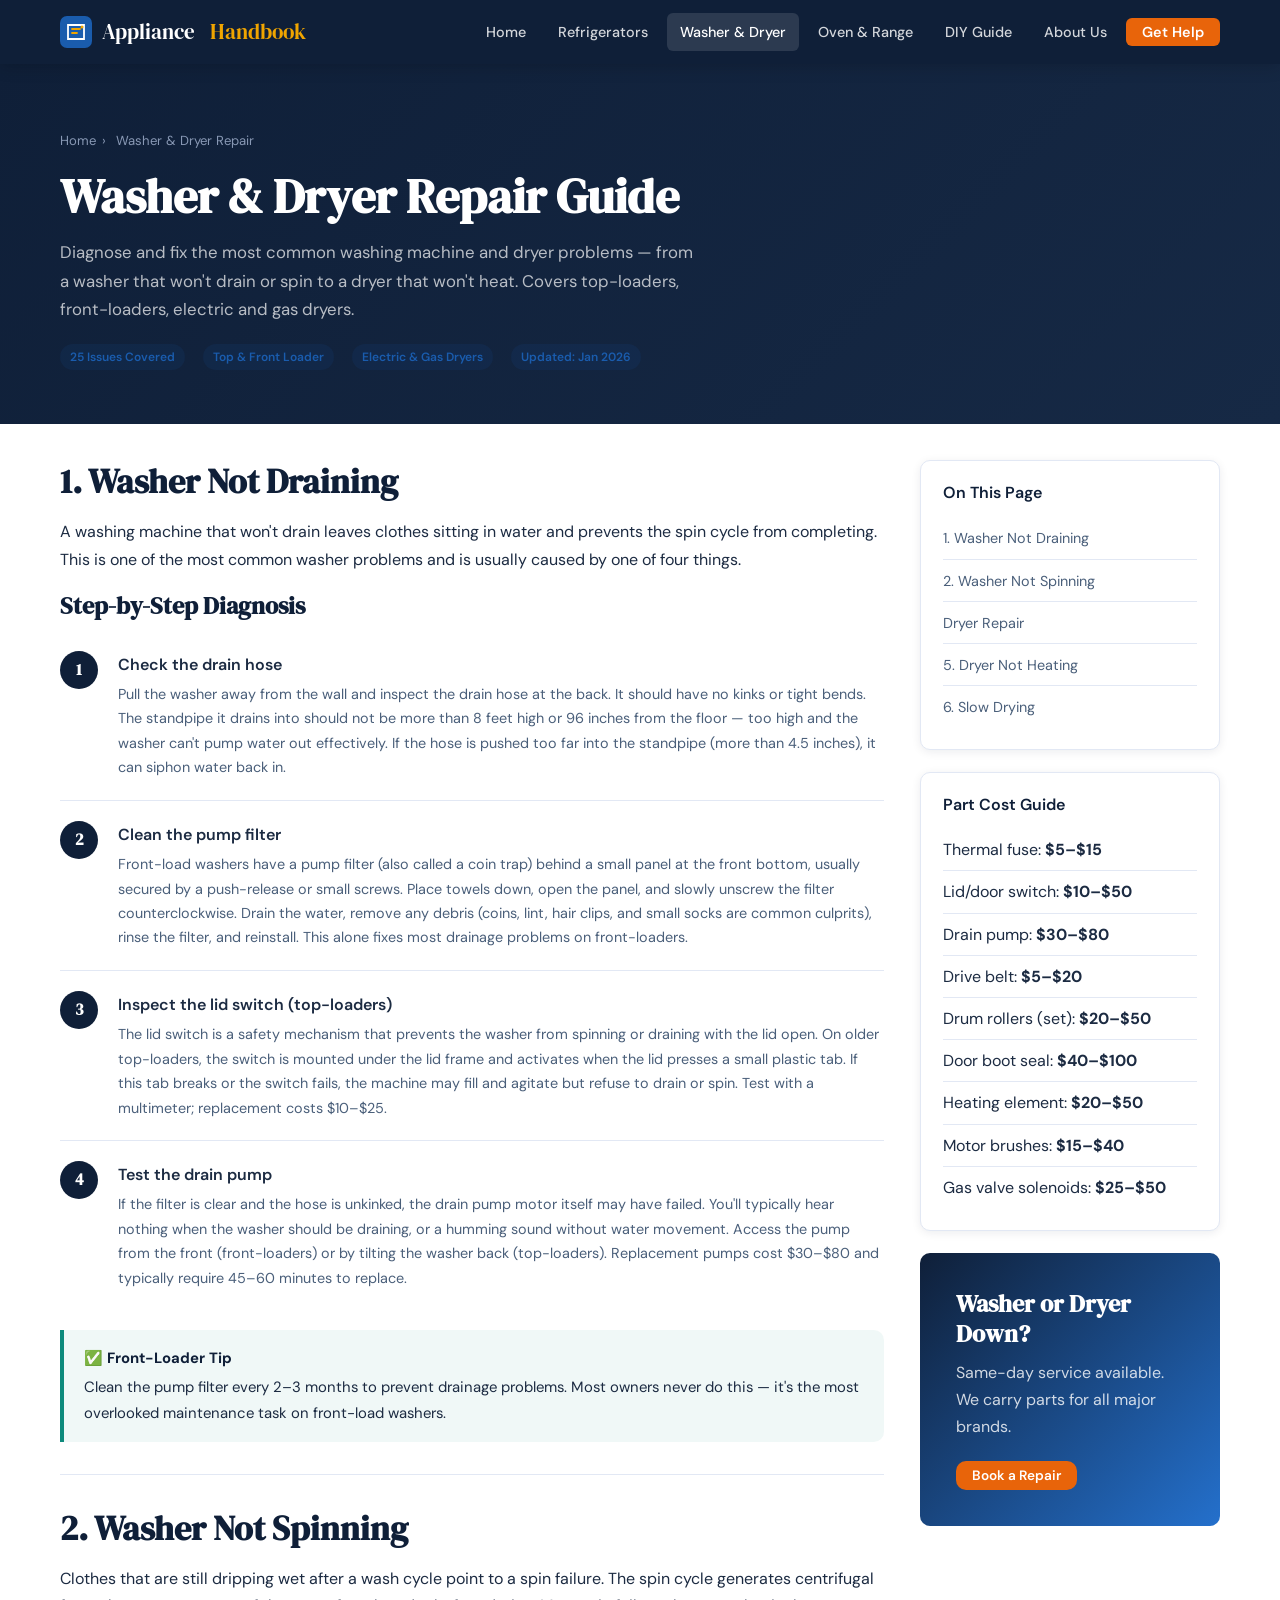
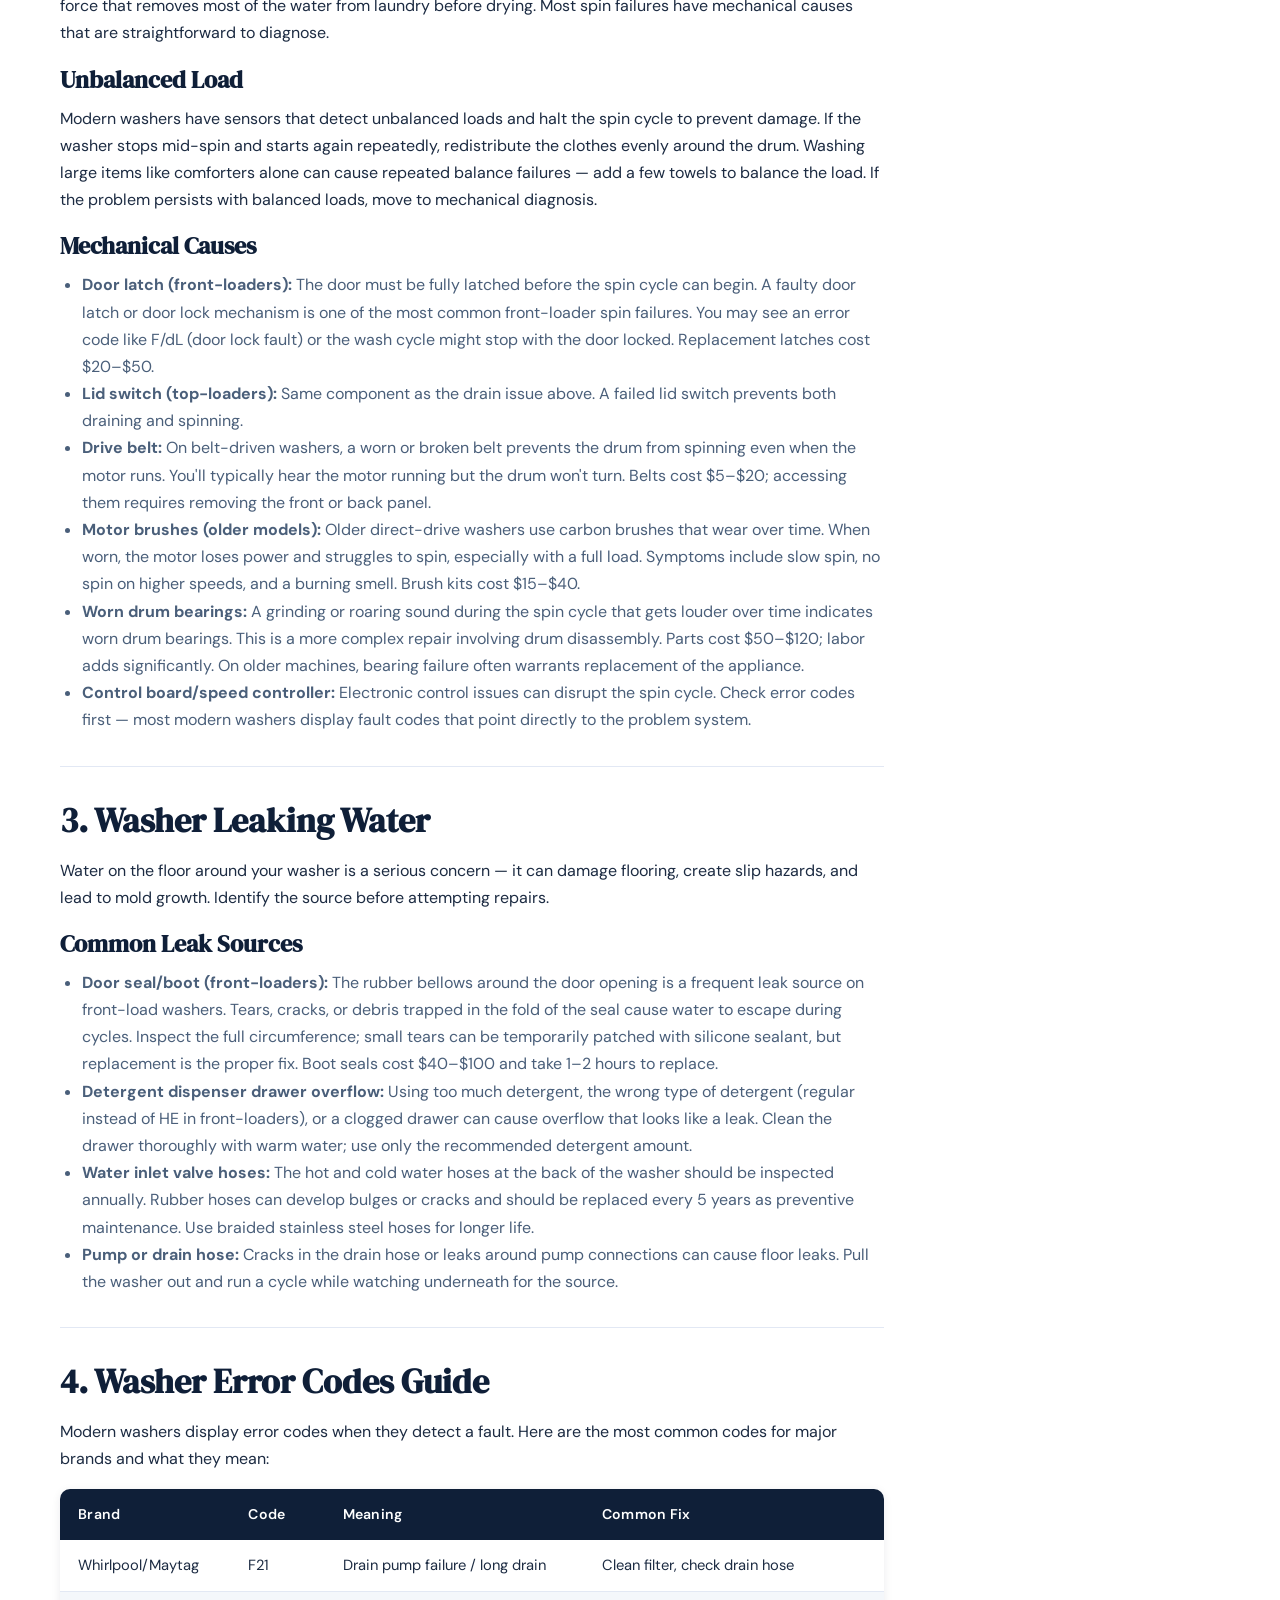
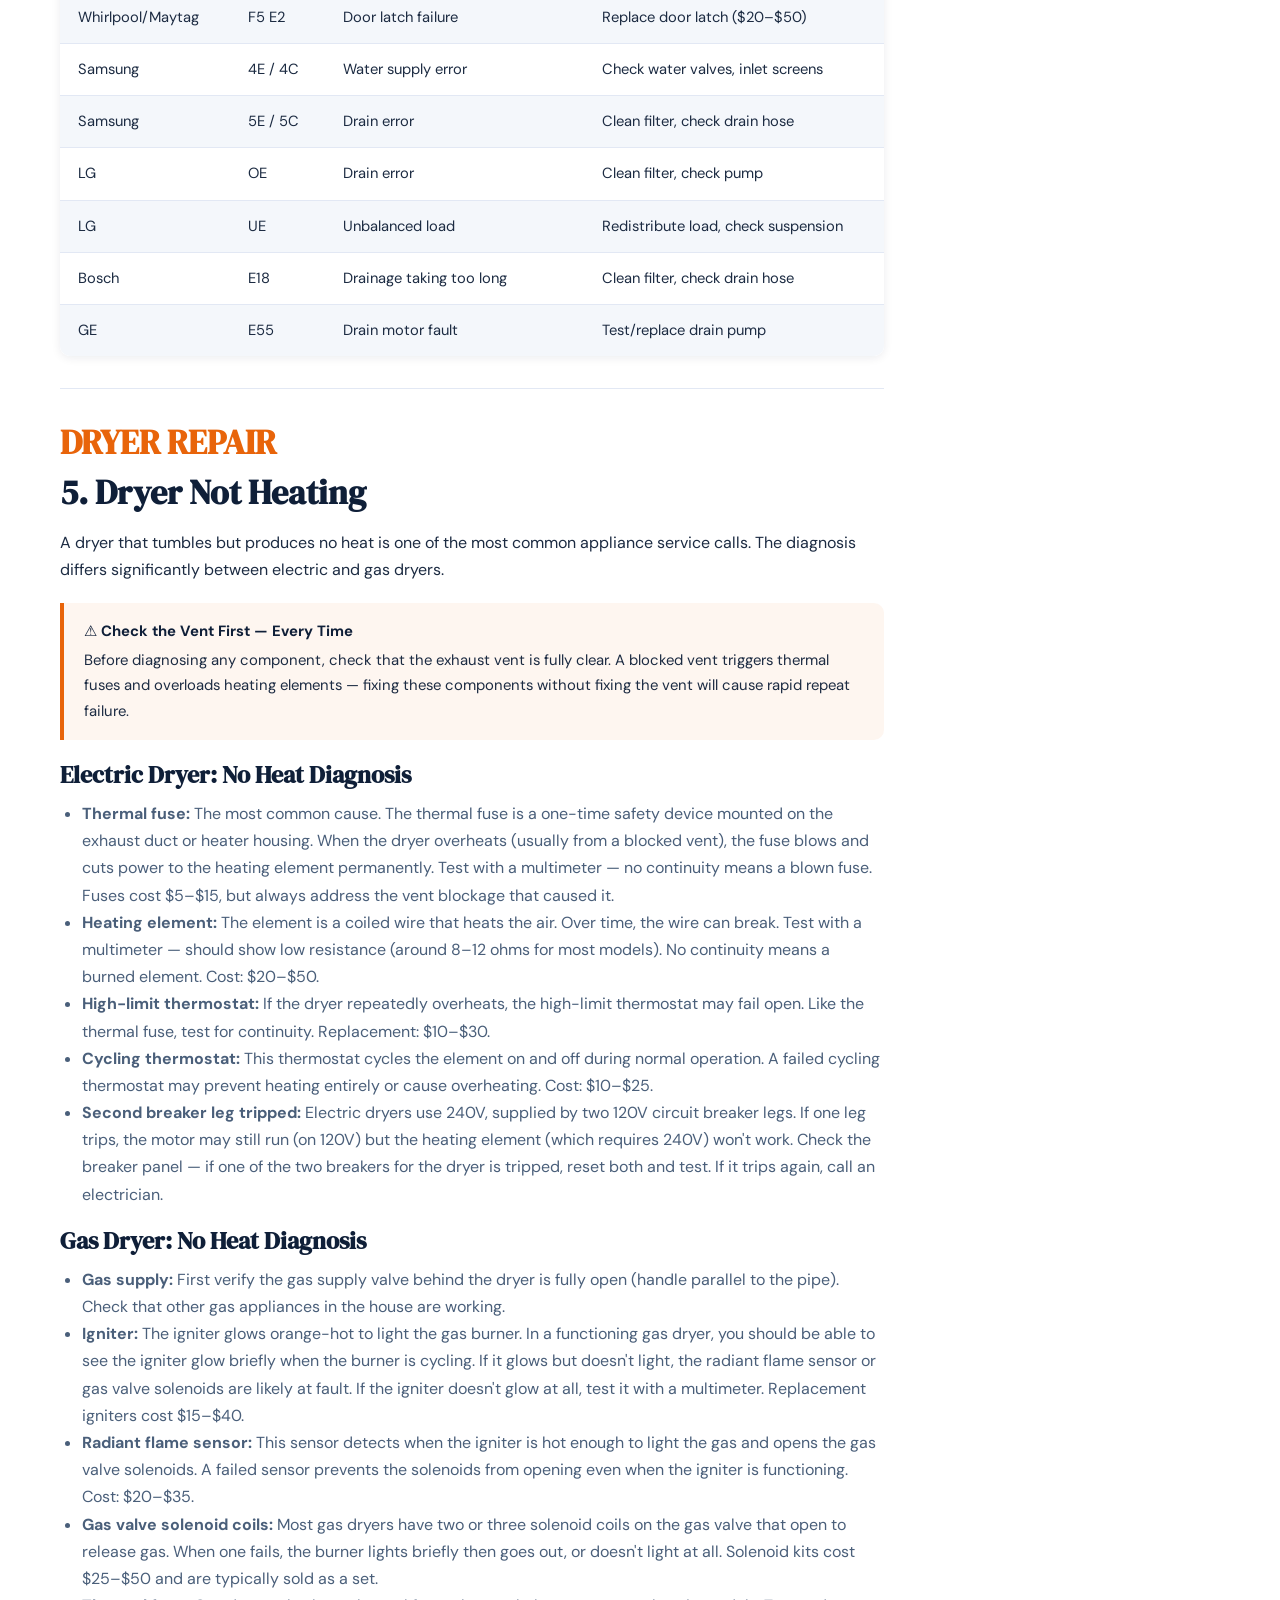
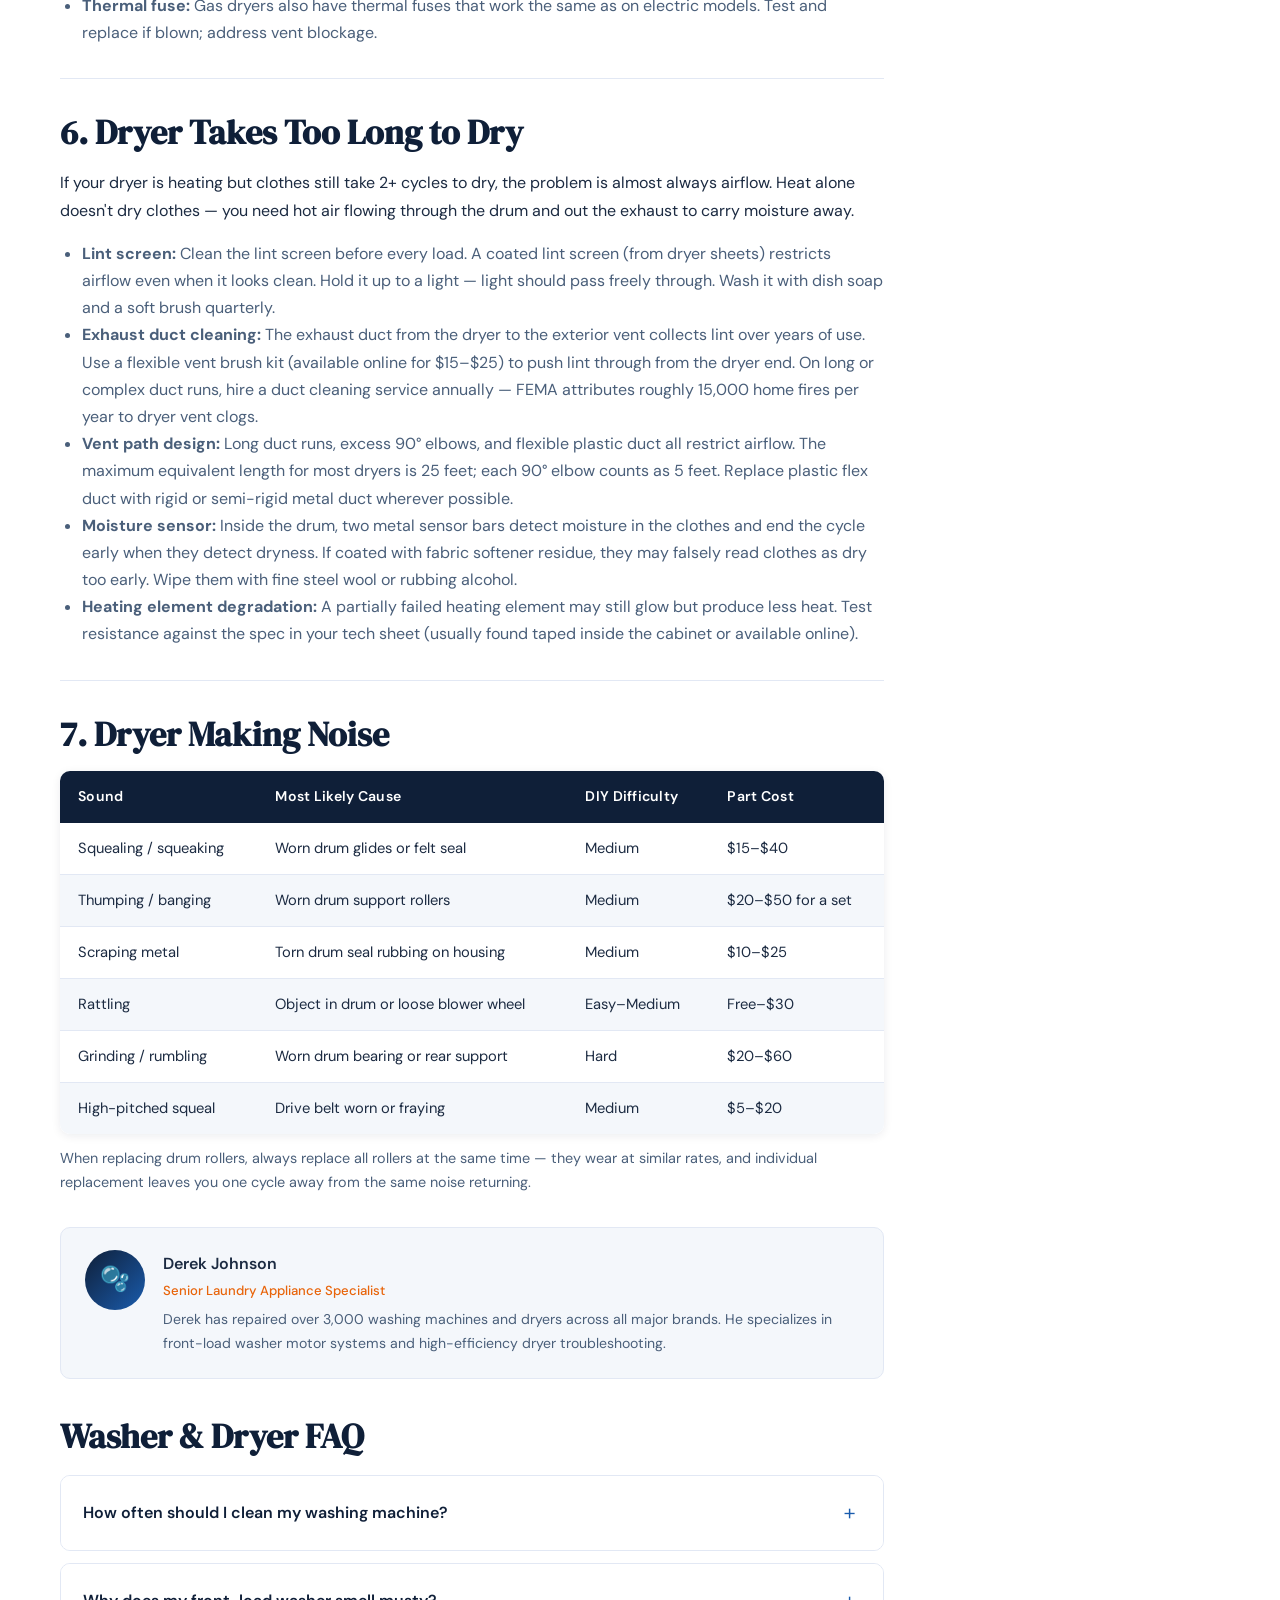
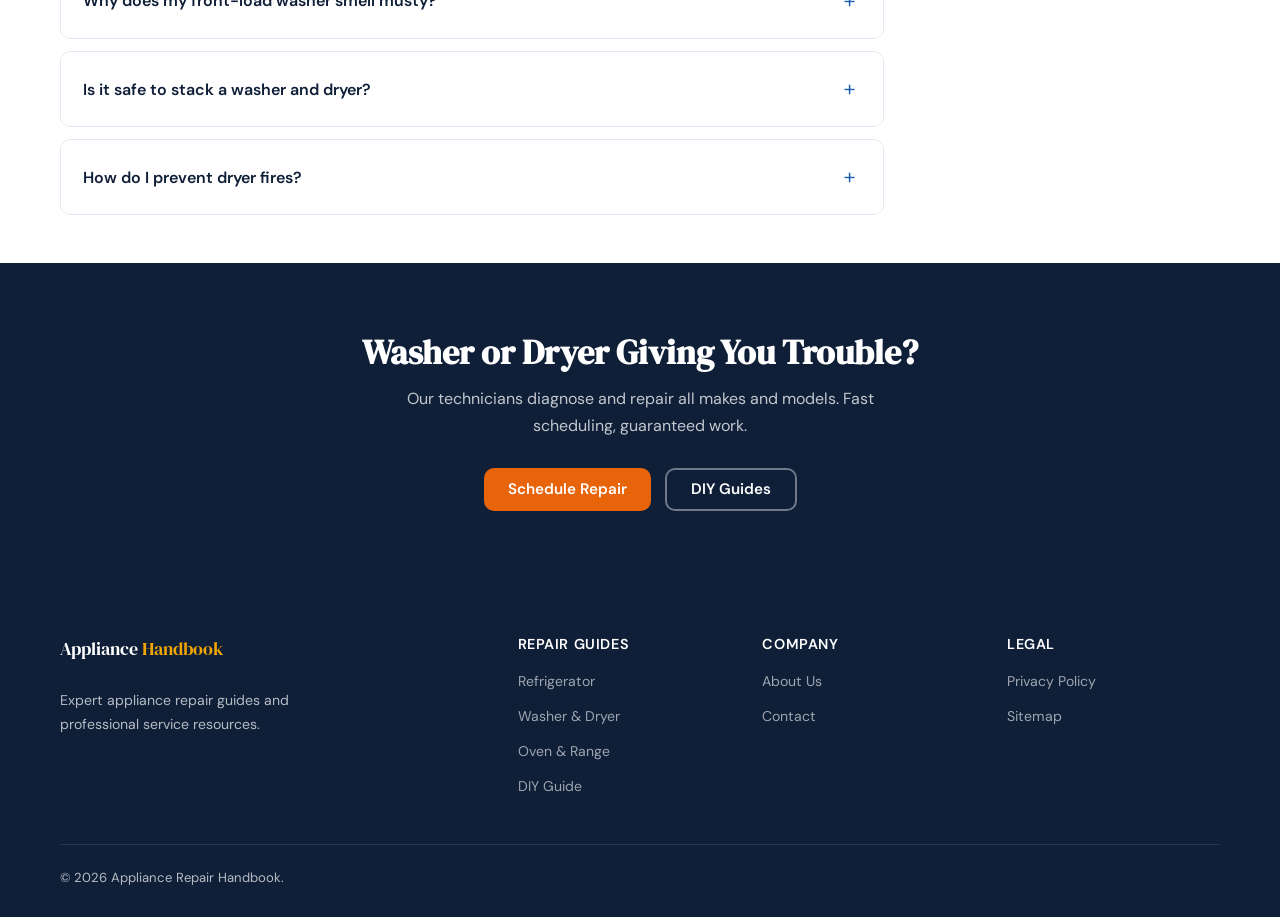
<file: washer-dryer.html>
<!DOCTYPE html>
<html lang="en">
<head>
  <meta charset="UTF-8">
  <meta name="viewport" content="width=device-width, initial-scale=1.0">
  <title>Washer &amp; Dryer Repair Guide: Not Draining, Not Spinning, No Heat &amp; More | Appliance Repair Handbook</title>
  <meta name="description" content="Complete washer and dryer repair guide. Fix a washing machine that won't drain or spin, a dryer with no heat, and more. Expert DIY tips, error codes, and repair costs.">
  <meta name="keywords" content="washer repair near me, washing machine not draining, dryer not heating, washer not spinning, dryer repair, front loader repair">
  <meta name="robots" content="index, follow">
  
  <link rel="stylesheet" href="css/style.css">
  <style>
    .fade-in { opacity:0; transform:translateY(18px); transition:opacity .5s ease, transform .5s ease; }
    .fade-in.visible { opacity:1; transform:none; }
    #back-to-top { position:fixed; bottom:28px; right:24px; z-index:999; background:var(--navy); color:#fff; border:none; border-radius:50%; width:44px; height:44px; cursor:pointer; font-size:1.2rem; display:flex; align-items:center; justify-content:center; opacity:0; pointer-events:none; transition:opacity .3s; box-shadow:var(--shadow); }
  </style>
  <script type="application/ld+json">
  {"@context":"https://schema.org","@type":"FAQPage","mainEntity":[{"@type":"Question","name":"Why is my washing machine not draining?","acceptedAnswer":{"@type":"Answer","text":"The most common causes of a washer not draining are a blocked pump filter, kinked drain hose, or failed drain pump. Start by checking and clearing the pump filter — on front-loaders, it's usually behind a small panel at the front bottom. On top-loaders, it may be in the pump housing accessible from below."}},{"@type":"Question","name":"Why does my dryer have no heat?","acceptedAnswer":{"@type":"Answer","text":"Electric dryers most commonly lose heat due to a blown thermal fuse, a failed heating element, or a tripped high-limit thermostat. Gas dryers typically fail to heat due to a faulty igniter, gas valve solenoids, or a blown thermal fuse. Always check for blocked venting first, as restricted airflow is both the most common cause and a fire hazard."}}]}
  </script>
</head>
<body>
<nav class="navbar" role="navigation" aria-label="Main navigation">
  <div class="navbar__inner">
    <a href="index.html" class="navbar__logo" aria-label="Appliance Repair Handbook Home">
      <svg viewBox="0 0 32 32" fill="none" xmlns="http://www.w3.org/2000/svg" aria-hidden="true"><rect width="32" height="32" rx="7" fill="#1a5cad"/><path d="M8 9h16v14H8z" stroke="#fff" stroke-width="1.8" fill="none"/><path d="M12 13h8M12 17h5" stroke="#f0a500" stroke-width="1.8" stroke-linecap="round"/><circle cx="22" cy="11" r="1.5" fill="#f0a500"/></svg>
      Appliance<span>&nbsp;Handbook</span>
    </a>
    <button class="nav-toggle" aria-label="Toggle navigation" aria-expanded="false"><span></span><span></span><span></span></button>
    <div class="navbar__nav">
      <a href="index.html">Home</a>
      <a href="fridge.html">Refrigerators</a>
      <a href="washer-dryer.html" class="active">Washer &amp; Dryer</a>
      <a href="oven.html">Oven &amp; Range</a>
      <a href="diy-guide.html">DIY Guide</a>
      <a href="about.html">About Us</a>
      <a href="about.html#contact" class="btn btn--sm navbar__cta">Get Help</a>
    </div>
  </div>
</nav>

<div class="page-header" role="banner">
  <div class="container">
    <nav class="breadcrumb" aria-label="Breadcrumb"><a href="index.html">Home</a><span aria-hidden="true">›</span> Washer &amp; Dryer Repair</nav>
    <h1>Washer &amp; Dryer Repair Guide</h1>
    <p>Diagnose and fix the most common washing machine and dryer problems — from a washer that won't drain or spin to a dryer that won't heat. Covers top-loaders, front-loaders, electric and gas dryers.</p>
    <div style="margin-top:20px;display:flex;gap:12px;flex-wrap:wrap;">
      <span class="tag">25 Issues Covered</span><span class="tag">Top &amp; Front Loader</span><span class="tag">Electric &amp; Gas Dryers</span><span class="tag">Updated: Jan 2026</span>
    </div>
  </div>
</div>

<div class="container">
  <div class="content-sidebar" style="padding:36px 0;">
    <main>
      <h2 id="not-draining" style="margin-bottom:16px;">1. Washer Not Draining</h2>
      <p>A washing machine that won't drain leaves clothes sitting in water and prevents the spin cycle from completing. This is one of the most common washer problems and is usually caused by one of four things.</p>
      <h3 style="margin:18px 0 10px;">Step-by-Step Diagnosis</h3>
      <ol class="steps" aria-label="Washer not draining diagnosis steps">
        <li><div><div class="steps__title">Check the drain hose</div><p class="steps__text">Pull the washer away from the wall and inspect the drain hose at the back. It should have no kinks or tight bends. The standpipe it drains into should not be more than 8 feet high or 96 inches from the floor — too high and the washer can't pump water out effectively. If the hose is pushed too far into the standpipe (more than 4.5 inches), it can siphon water back in.</p></div></li>
        <li><div><div class="steps__title">Clean the pump filter</div><p class="steps__text">Front-load washers have a pump filter (also called a coin trap) behind a small panel at the front bottom, usually secured by a push-release or small screws. Place towels down, open the panel, and slowly unscrew the filter counterclockwise. Drain the water, remove any debris (coins, lint, hair clips, and small socks are common culprits), rinse the filter, and reinstall. This alone fixes most drainage problems on front-loaders.</p></div></li>
        <li><div><div class="steps__title">Inspect the lid switch (top-loaders)</div><p class="steps__text">The lid switch is a safety mechanism that prevents the washer from spinning or draining with the lid open. On older top-loaders, the switch is mounted under the lid frame and activates when the lid presses a small plastic tab. If this tab breaks or the switch fails, the machine may fill and agitate but refuse to drain or spin. Test with a multimeter; replacement costs $10–$25.</p></div></li>
        <li><div><div class="steps__title">Test the drain pump</div><p class="steps__text">If the filter is clear and the hose is unkinked, the drain pump motor itself may have failed. You'll typically hear nothing when the washer should be draining, or a humming sound without water movement. Access the pump from the front (front-loaders) or by tilting the washer back (top-loaders). Replacement pumps cost $30–$80 and typically require 45–60 minutes to replace.</p></div></li>
      </ol>
      <div class="tip-box success">
        <strong>✅ Front-Loader Tip</strong>
        Clean the pump filter every 2–3 months to prevent drainage problems. Most owners never do this — it's the most overlooked maintenance task on front-load washers.
      </div>

      <div class="divider"></div>

      <h2 id="not-spinning" style="margin-bottom:16px;">2. Washer Not Spinning</h2>
      <p>Clothes that are still dripping wet after a wash cycle point to a spin failure. The spin cycle generates centrifugal force that removes most of the water from laundry before drying. Most spin failures have mechanical causes that are straightforward to diagnose.</p>
      <h3 style="margin:18px 0 10px;">Unbalanced Load</h3>
      <p>Modern washers have sensors that detect unbalanced loads and halt the spin cycle to prevent damage. If the washer stops mid-spin and starts again repeatedly, redistribute the clothes evenly around the drum. Washing large items like comforters alone can cause repeated balance failures — add a few towels to balance the load. If the problem persists with balanced loads, move to mechanical diagnosis.</p>
      <h3 style="margin:18px 0 10px;">Mechanical Causes</h3>
      <ul style="margin:10px 0 16px; color:var(--gray3);">
        <li><strong>Door latch (front-loaders):</strong> The door must be fully latched before the spin cycle can begin. A faulty door latch or door lock mechanism is one of the most common front-loader spin failures. You may see an error code like F/dL (door lock fault) or the wash cycle might stop with the door locked. Replacement latches cost $20–$50.</li>
        <li><strong>Lid switch (top-loaders):</strong> Same component as the drain issue above. A failed lid switch prevents both draining and spinning.</li>
        <li><strong>Drive belt:</strong> On belt-driven washers, a worn or broken belt prevents the drum from spinning even when the motor runs. You'll typically hear the motor running but the drum won't turn. Belts cost $5–$20; accessing them requires removing the front or back panel.</li>
        <li><strong>Motor brushes (older models):</strong> Older direct-drive washers use carbon brushes that wear over time. When worn, the motor loses power and struggles to spin, especially with a full load. Symptoms include slow spin, no spin on higher speeds, and a burning smell. Brush kits cost $15–$40.</li>
        <li><strong>Worn drum bearings:</strong> A grinding or roaring sound during the spin cycle that gets louder over time indicates worn drum bearings. This is a more complex repair involving drum disassembly. Parts cost $50–$120; labor adds significantly. On older machines, bearing failure often warrants replacement of the appliance.</li>
        <li><strong>Control board/speed controller:</strong> Electronic control issues can disrupt the spin cycle. Check error codes first — most modern washers display fault codes that point directly to the problem system.</li>
      </ul>

      <div class="divider"></div>

      <h2 style="margin-bottom:16px;">3. Washer Leaking Water</h2>
      <p>Water on the floor around your washer is a serious concern — it can damage flooring, create slip hazards, and lead to mold growth. Identify the source before attempting repairs.</p>
      <h3 style="margin:18px 0 10px;">Common Leak Sources</h3>
      <ul style="margin:10px 0 16px; color:var(--gray3);">
        <li><strong>Door seal/boot (front-loaders):</strong> The rubber bellows around the door opening is a frequent leak source on front-load washers. Tears, cracks, or debris trapped in the fold of the seal cause water to escape during cycles. Inspect the full circumference; small tears can be temporarily patched with silicone sealant, but replacement is the proper fix. Boot seals cost $40–$100 and take 1–2 hours to replace.</li>
        <li><strong>Detergent dispenser drawer overflow:</strong> Using too much detergent, the wrong type of detergent (regular instead of HE in front-loaders), or a clogged drawer can cause overflow that looks like a leak. Clean the drawer thoroughly with warm water; use only the recommended detergent amount.</li>
        <li><strong>Water inlet valve hoses:</strong> The hot and cold water hoses at the back of the washer should be inspected annually. Rubber hoses can develop bulges or cracks and should be replaced every 5 years as preventive maintenance. Use braided stainless steel hoses for longer life.</li>
        <li><strong>Pump or drain hose:</strong> Cracks in the drain hose or leaks around pump connections can cause floor leaks. Pull the washer out and run a cycle while watching underneath for the source.</li>
      </ul>

      <div class="divider"></div>

      <h2 style="margin-bottom:16px;">4. Washer Error Codes Guide</h2>
      <p>Modern washers display error codes when they detect a fault. Here are the most common codes for major brands and what they mean:</p>
      <div class="table-wrap" role="region" aria-label="Washer error codes" tabindex="0">
        <table>
          <thead><tr><th scope="col">Brand</th><th scope="col">Code</th><th scope="col">Meaning</th><th scope="col">Common Fix</th></tr></thead>
          <tbody>
            <tr><td>Whirlpool/Maytag</td><td>F21</td><td>Drain pump failure / long drain</td><td>Clean filter, check drain hose</td></tr>
            <tr><td>Whirlpool/Maytag</td><td>F5 E2</td><td>Door latch failure</td><td>Replace door latch ($20–$50)</td></tr>
            <tr><td>Samsung</td><td>4E / 4C</td><td>Water supply error</td><td>Check water valves, inlet screens</td></tr>
            <tr><td>Samsung</td><td>5E / 5C</td><td>Drain error</td><td>Clean filter, check drain hose</td></tr>
            <tr><td>LG</td><td>OE</td><td>Drain error</td><td>Clean filter, check pump</td></tr>
            <tr><td>LG</td><td>UE</td><td>Unbalanced load</td><td>Redistribute load, check suspension</td></tr>
            <tr><td>Bosch</td><td>E18</td><td>Drainage taking too long</td><td>Clean filter, check drain hose</td></tr>
            <tr><td>GE</td><td>E55</td><td>Drain motor fault</td><td>Test/replace drain pump</td></tr>
          </tbody>
        </table>
      </div>

      <div class="divider"></div>

      <!-- DRYER SECTION -->
      <h2 id="dryer" style="margin-bottom:8px; color:var(--accent);">DRYER REPAIR</h2>
      <h2 id="dryer-heat" style="margin-bottom:16px;">5. Dryer Not Heating</h2>
      <p>A dryer that tumbles but produces no heat is one of the most common appliance service calls. The diagnosis differs significantly between electric and gas dryers.</p>

      <div class="tip-box warning">
        <strong>⚠️ Check the Vent First — Every Time</strong>
        Before diagnosing any component, check that the exhaust vent is fully clear. A blocked vent triggers thermal fuses and overloads heating elements — fixing these components without fixing the vent will cause rapid repeat failure.
      </div>

      <h3 style="margin:18px 0 10px;">Electric Dryer: No Heat Diagnosis</h3>
      <ul style="margin:10px 0 16px; color:var(--gray3);">
        <li><strong>Thermal fuse:</strong> The most common cause. The thermal fuse is a one-time safety device mounted on the exhaust duct or heater housing. When the dryer overheats (usually from a blocked vent), the fuse blows and cuts power to the heating element permanently. Test with a multimeter — no continuity means a blown fuse. Fuses cost $5–$15, but always address the vent blockage that caused it.</li>
        <li><strong>Heating element:</strong> The element is a coiled wire that heats the air. Over time, the wire can break. Test with a multimeter — should show low resistance (around 8–12 ohms for most models). No continuity means a burned element. Cost: $20–$50.</li>
        <li><strong>High-limit thermostat:</strong> If the dryer repeatedly overheats, the high-limit thermostat may fail open. Like the thermal fuse, test for continuity. Replacement: $10–$30.</li>
        <li><strong>Cycling thermostat:</strong> This thermostat cycles the element on and off during normal operation. A failed cycling thermostat may prevent heating entirely or cause overheating. Cost: $10–$25.</li>
        <li><strong>Second breaker leg tripped:</strong> Electric dryers use 240V, supplied by two 120V circuit breaker legs. If one leg trips, the motor may still run (on 120V) but the heating element (which requires 240V) won't work. Check the breaker panel — if one of the two breakers for the dryer is tripped, reset both and test. If it trips again, call an electrician.</li>
      </ul>

      <h3 style="margin:18px 0 10px;">Gas Dryer: No Heat Diagnosis</h3>
      <ul style="margin:10px 0 16px; color:var(--gray3);">
        <li><strong>Gas supply:</strong> First verify the gas supply valve behind the dryer is fully open (handle parallel to the pipe). Check that other gas appliances in the house are working.</li>
        <li><strong>Igniter:</strong> The igniter glows orange-hot to light the gas burner. In a functioning gas dryer, you should be able to see the igniter glow briefly when the burner is cycling. If it glows but doesn't light, the radiant flame sensor or gas valve solenoids are likely at fault. If the igniter doesn't glow at all, test it with a multimeter. Replacement igniters cost $15–$40.</li>
        <li><strong>Radiant flame sensor:</strong> This sensor detects when the igniter is hot enough to light the gas and opens the gas valve solenoids. A failed sensor prevents the solenoids from opening even when the igniter is functioning. Cost: $20–$35.</li>
        <li><strong>Gas valve solenoid coils:</strong> Most gas dryers have two or three solenoid coils on the gas valve that open to release gas. When one fails, the burner lights briefly then goes out, or doesn't light at all. Solenoid kits cost $25–$50 and are typically sold as a set.</li>
        <li><strong>Thermal fuse:</strong> Gas dryers also have thermal fuses that work the same as on electric models. Test and replace if blown; address vent blockage.</li>
      </ul>

      <div class="divider"></div>

      <h2 id="dryer-slow" style="margin-bottom:16px;">6. Dryer Takes Too Long to Dry</h2>
      <p>If your dryer is heating but clothes still take 2+ cycles to dry, the problem is almost always airflow. Heat alone doesn't dry clothes — you need hot air flowing through the drum and out the exhaust to carry moisture away.</p>
      <ul style="margin:10px 0 16px; color:var(--gray3);">
        <li><strong>Lint screen:</strong> Clean the lint screen before every load. A coated lint screen (from dryer sheets) restricts airflow even when it looks clean. Hold it up to a light — light should pass freely through. Wash it with dish soap and a soft brush quarterly.</li>
        <li><strong>Exhaust duct cleaning:</strong> The exhaust duct from the dryer to the exterior vent collects lint over years of use. Use a flexible vent brush kit (available online for $15–$25) to push lint through from the dryer end. On long or complex duct runs, hire a duct cleaning service annually — FEMA attributes roughly 15,000 home fires per year to dryer vent clogs.</li>
        <li><strong>Vent path design:</strong> Long duct runs, excess 90° elbows, and flexible plastic duct all restrict airflow. The maximum equivalent length for most dryers is 25 feet; each 90° elbow counts as 5 feet. Replace plastic flex duct with rigid or semi-rigid metal duct wherever possible.</li>
        <li><strong>Moisture sensor:</strong> Inside the drum, two metal sensor bars detect moisture in the clothes and end the cycle early when they detect dryness. If coated with fabric softener residue, they may falsely read clothes as dry too early. Wipe them with fine steel wool or rubbing alcohol.</li>
        <li><strong>Heating element degradation:</strong> A partially failed heating element may still glow but produce less heat. Test resistance against the spec in your tech sheet (usually found taped inside the cabinet or available online).</li>
      </ul>

      <div class="divider"></div>

      <h2 style="margin-bottom:16px;">7. Dryer Making Noise</h2>
      <div class="table-wrap" role="region" aria-label="Dryer noise diagnosis" tabindex="0">
        <table>
          <thead><tr><th scope="col">Sound</th><th scope="col">Most Likely Cause</th><th scope="col">DIY Difficulty</th><th scope="col">Part Cost</th></tr></thead>
          <tbody>
            <tr><td>Squealing / squeaking</td><td>Worn drum glides or felt seal</td><td>Medium</td><td>$15–$40</td></tr>
            <tr><td>Thumping / banging</td><td>Worn drum support rollers</td><td>Medium</td><td>$20–$50 for a set</td></tr>
            <tr><td>Scraping metal</td><td>Torn drum seal rubbing on housing</td><td>Medium</td><td>$10–$25</td></tr>
            <tr><td>Rattling</td><td>Object in drum or loose blower wheel</td><td>Easy–Medium</td><td>Free–$30</td></tr>
            <tr><td>Grinding / rumbling</td><td>Worn drum bearing or rear support</td><td>Hard</td><td>$20–$60</td></tr>
            <tr><td>High-pitched squeal</td><td>Drive belt worn or fraying</td><td>Medium</td><td>$5–$20</td></tr>
          </tbody>
        </table>
      </div>
      <p style="color:var(--gray3); font-size:.9rem; margin-top:12px;">When replacing drum rollers, always replace all rollers at the same time — they wear at similar rates, and individual replacement leaves you one cycle away from the same noise returning.</p>

      <div class="author-box" aria-label="Article author">
        <div class="author-avatar" role="img" aria-label="Derek Johnson">🫧</div>
        <div class="author-info">
          <strong>Derek Johnson</strong>
          <span>Senior Laundry Appliance Specialist</span>
          <p>Derek has repaired over 3,000 washing machines and dryers across all major brands. He specializes in front-load washer motor systems and high-efficiency dryer troubleshooting.</p>
        </div>
      </div>

      <!-- FAQ -->
      <h2 style="margin:36px 0 18px;">Washer &amp; Dryer FAQ</h2>
      <details class="faq-item"><summary>How often should I clean my washing machine?</summary>
        <div class="faq-body"><p>Run a cleaning cycle (with a machine cleaner tablet or a cup of white vinegar) monthly. Clean the pump filter every 2–3 months. Wipe down the door seal and detergent drawer weekly on front-loaders, as these areas trap moisture and can grow mold. Leave the door slightly ajar after each wash to allow the drum to dry.</p></div>
      </details>
      <details class="faq-item"><summary>Why does my front-load washer smell musty?</summary>
        <div class="faq-body"><p>Front-load washer odor is almost always caused by mold or mildew growing in the door boot seal, the detergent drawer, or the drum itself. The sealed door design traps moisture. Fix: wipe the door seal fold thoroughly with a diluted bleach solution, clean the detergent drawer, run a hot empty wash with a machine cleaner, and leave the door open between washes. Using too much or the wrong detergent also contributes — use only HE detergent and only the amount specified.</p></div>
      </details>
      <details class="faq-item"><summary>Is it safe to stack a washer and dryer?</summary>
        <div class="faq-body"><p>Yes, if you use the manufacturer-supplied stacking kit. Never stack without the kit — it provides the structural support and prevents the dryer from moving during operation. The dryer always goes on top of the washer. Ensure the floor is level, as stacked pairs on unlevel floors can walk or tip over time. Maximum combined weight varies by model; consult your installation manuals.</p></div>
      </details>
      <details class="faq-item"><summary>How do I prevent dryer fires?</summary>
        <div class="faq-body"><p>Clean the lint screen before every load. Have the exhaust duct professionally cleaned or clean it yourself annually. Never run the dryer when you're not home or asleep. Use rigid metal duct instead of flexible plastic or foil duct. Ensure the duct terminates outdoors through a proper exterior vent cap — not into the attic or crawlspace. These simple steps eliminate the vast majority of dryer fire risk.</p></div>
      </details>
    </main>
    <aside aria-label="Sidebar">
      <div class="sidebar-widget">
        <h4>On This Page</h4>
        <ul class="sidebar-links">
          <li><a href="#not-draining">1. Washer Not Draining</a></li>
          <li><a href="#not-spinning">2. Washer Not Spinning</a></li>
          <li><a href="#dryer">Dryer Repair</a></li>
          <li><a href="#dryer-heat">5. Dryer Not Heating</a></li>
          <li><a href="#dryer-slow">6. Slow Drying</a></li>
        </ul>
      </div>
      <div class="sidebar-widget">
        <h4>Part Cost Guide</h4>
        <ul class="sidebar-links">
          <li>Thermal fuse: <strong>$5–$15</strong></li>
          <li>Lid/door switch: <strong>$10–$50</strong></li>
          <li>Drain pump: <strong>$30–$80</strong></li>
          <li>Drive belt: <strong>$5–$20</strong></li>
          <li>Drum rollers (set): <strong>$20–$50</strong></li>
          <li>Door boot seal: <strong>$40–$100</strong></li>
          <li>Heating element: <strong>$20–$50</strong></li>
          <li>Motor brushes: <strong>$15–$40</strong></li>
          <li>Gas valve solenoids: <strong>$25–$50</strong></li>
        </ul>
      </div>
      <div class="highlight">
        <h3>Washer or Dryer Down?</h3>
        <p>Same-day service available. We carry parts for all major brands.</p>
        <a href="about.html#contact" class="btn btn--primary btn--sm">Book a Repair</a>
      </div>
    </aside>
  </div>
</div>

<section class="section section--dark"><div class="container text-center"><h2>Washer or Dryer Giving You Trouble?</h2><p style="color:rgba(255,255,255,.75);max-width:520px;margin:12px auto 28px;">Our technicians diagnose and repair all makes and models. Fast scheduling, guaranteed work.</p><div style="display:flex;gap:14px;justify-content:center;flex-wrap:wrap;"><a href="about.html#contact" class="btn btn--primary">Schedule Repair</a><a href="diy-guide.html" class="btn btn--outline">DIY Guides</a></div></div></section>

<footer class="footer" role="contentinfo"><div class="container"><div class="footer__grid"><div class="footer__brand"><a href="index.html" class="navbar__logo" style="margin-bottom:12px;display:inline-flex;"><span style="font-family:var(--font-serif);color:#fff;font-size:1.1rem;">Appliance<span style="color:var(--gold);">&nbsp;Handbook</span></span></a><p>Expert appliance repair guides and professional service resources.</p></div><div><h5>Repair Guides</h5><ul class="footer-links"><li><a href="fridge.html">Refrigerator</a></li><li><a href="washer-dryer.html">Washer &amp; Dryer</a></li><li><a href="oven.html">Oven &amp; Range</a></li><li><a href="diy-guide.html">DIY Guide</a></li></ul></div><div><h5>Company</h5><ul class="footer-links"><li><a href="about.html">About Us</a></li><li><a href="about.html#contact">Contact</a></li></ul></div><div><h5>Legal</h5><ul class="footer-links"><li><a href="privacy.html">Privacy Policy</a></li><li><a href="sitemap.xml">Sitemap</a></li></ul></div></div><div class="footer__bottom"><span>© 2026 Appliance Repair Handbook.</span></div></div></footer>
<button id="back-to-top" aria-label="Back to top">↑</button>
<script src="js/main.js"></script>
</body>
</html>
</file>
<file: css/style.css>
/* =============================================
   Appliance Repair Handbook — Main Stylesheet
   ============================================= */

@import url('https://fonts.googleapis.com/css2?family=DM+Serif+Display:ital@0;1&family=DM+Sans:ital,opsz,wght@0,9..40,300;0,9..40,400;0,9..40,500;0,9..40,600;1,9..40,300&display=swap');

/* ── Variables ── */
:root {
  --navy:    #0f1f38;
  --navy2:   #162945;
  --blue:    #1a5cad;
  --blue2:   #2470cc;
  --accent:  #e8640a;
  --gold:    #f0a500;
  --light:   #f4f7fb;
  --white:   #ffffff;
  --gray1:   #e2e8f4;
  --gray2:   #8898b4;
  --gray3:   #4a5f7a;
  --text:    #1c2b42;
  --shadow:  0 4px 24px rgba(15,31,56,.12);
  --shadow2: 0 2px 10px rgba(15,31,56,.08);
  --radius:  10px;
  --radius2: 6px;
  --trans:   .22s cubic-bezier(.4,0,.2,1);
  --max-w:   1200px;
  --font-serif: 'DM Serif Display', Georgia, serif;
  --font-sans:  'DM Sans', system-ui, sans-serif;
}

/* ── Reset ── */
*, *::before, *::after { box-sizing: border-box; margin: 0; padding: 0; }
html { scroll-behavior: smooth; font-size: 16px; }
body {
  font-family: var(--font-sans);
  color: var(--text);
  background: var(--white);
  line-height: 1.7;
  -webkit-font-smoothing: antialiased;
}
img { max-width: 100%; display: block; }
a { color: var(--blue); text-decoration: none; transition: color var(--trans); }
a:hover { color: var(--accent); }
ul, ol { padding-left: 1.4em; }

/* ── Typography ── */
h1,h2,h3,h4,h5 {
  font-family: var(--font-serif);
  color: var(--navy);
  line-height: 1.25;
}
h1 { font-size: clamp(2rem,4vw,3rem); }
h2 { font-size: clamp(1.5rem,3vw,2.1rem); }
h3 { font-size: clamp(1.15rem,2vw,1.5rem); }
h4 { font-size: 1.1rem; font-family: var(--font-sans); font-weight: 600; }
p  { margin-bottom: 1em; }
p:last-child { margin-bottom: 0; }

/* ── Layout ── */
.container { max-width: var(--max-w); margin: 0 auto; padding: 0 20px; }
.container--narrow { max-width: 860px; margin: 0 auto; padding: 0 20px; }
.grid-2 { display: grid; grid-template-columns: 1fr 1fr; gap: 28px; }
.grid-3 { display: grid; grid-template-columns: repeat(3,1fr); gap: 24px; }
.grid-4 { display: grid; grid-template-columns: repeat(4,1fr); gap: 20px; }

/* ── Navbar ── */
.navbar {
  position: sticky; top: 0; z-index: 100;
  background: var(--navy);
  box-shadow: 0 2px 16px rgba(0,0,0,.18);
}
.navbar__inner {
  max-width: var(--max-w); margin: 0 auto;
  padding: 0 20px;
  display: flex; align-items: center; justify-content: space-between;
  height: 64px;
}
.navbar__logo {
  display: flex; align-items: center; gap: 10px;
  font-family: var(--font-serif);
  font-size: 1.3rem;
  color: var(--white);
}
.navbar__logo span { color: var(--gold); }
.navbar__logo svg { width:32px; height:32px; }
.navbar__nav { display: flex; align-items: center; gap: 6px; }
.navbar__nav a {
  color: rgba(255,255,255,.82);
  font-size: .9rem;
  font-weight: 500;
  padding: 7px 13px;
  border-radius: var(--radius2);
  transition: background var(--trans), color var(--trans);
}
.navbar__nav a:hover,
.navbar__nav a.active { background: rgba(255,255,255,.12); color: #fff; }
.navbar__cta {
  background: var(--accent) !important;
  color: #fff !important;
  font-weight: 600 !important;
  padding: 7px 16px !important;
}
.navbar__cta:hover { background: #d4560a !important; }
.nav-toggle { display:none; background:none; border:none; cursor:pointer; padding:6px; }
.nav-toggle span {
  display: block; width: 24px; height: 2px;
  background: #fff; margin: 5px 0;
  transition: var(--trans);
}

/* ── Hero ── */
.hero {
  background: linear-gradient(135deg, var(--navy) 0%, var(--navy2) 60%, #1a3a5c 100%);
  color: #fff;
  padding: 72px 0 80px;
  position: relative;
  overflow: hidden;
}
.hero::before {
  content:'';
  position:absolute; inset:0;
  background: url("data:image/svg+xml,%3Csvg width='60' height='60' viewBox='0 0 60 60' xmlns='http://www.w3.org/2000/svg'%3E%3Cg fill='none' fill-rule='evenodd'%3E%3Cg fill='%23ffffff' fill-opacity='0.03'%3E%3Cpath d='M36 34v-4h-2v4h-4v2h4v4h2v-4h4v-2h-4zm0-30V0h-2v4h-4v2h4v4h2V6h4V4h-4zM6 34v-4H4v4H0v2h4v4h2v-4h4v-2H6zM6 4V0H4v4H0v2h4v4h2V6h4V4H6z'/%3E%3C/g%3E%3C/g%3E%3C/svg%3E");
}
.hero__inner { max-width: var(--max-w); margin:0 auto; padding:0 20px; position:relative; z-index:1; }
.hero__badge {
  display: inline-flex; align-items: center; gap: 7px;
  background: rgba(255,255,255,.12);
  border: 1px solid rgba(255,255,255,.2);
  border-radius: 50px;
  padding: 5px 14px;
  font-size: .82rem; font-weight: 500;
  margin-bottom: 22px;
  color: var(--gold);
}
.hero__title { font-size: clamp(2.1rem,4.5vw,3.4rem); margin-bottom: 18px; color: #fff; }
.hero__title em { color: var(--gold); font-style: normal; }
.hero__sub { font-size: 1.1rem; color: rgba(255,255,255,.78); max-width: 580px; margin-bottom: 32px; }
.hero__ctas { display:flex; gap:14px; flex-wrap:wrap; margin-bottom: 48px; }
.hero__stats { display:flex; gap:40px; flex-wrap:wrap; padding-top: 24px; border-top: 1px solid rgba(255,255,255,.12); }
.hero__stat strong { display:block; font-family:var(--font-serif); font-size:2rem; color:var(--gold); }
.hero__stat span { font-size:.82rem; color:rgba(255,255,255,.62); }

/* ── Buttons ── */
.btn {
  display: inline-flex; align-items: center; gap: 8px;
  padding: 12px 24px;
  border-radius: var(--radius);
  font-weight: 600; font-size: .95rem;
  cursor: pointer; border: none;
  transition: all var(--trans);
  text-decoration: none;
  line-height: 1;
}
.btn--primary { background: var(--accent); color: #fff; }
.btn--primary:hover { background: #d4560a; color: #fff; transform: translateY(-2px); box-shadow: 0 6px 20px rgba(232,100,10,.35); }
.btn--outline { background: transparent; color: #fff; border: 2px solid rgba(255,255,255,.4); }
.btn--outline:hover { background: rgba(255,255,255,.1); color: #fff; }
.btn--blue { background: var(--blue); color: #fff; }
.btn--blue:hover { background: var(--blue2); color: #fff; transform: translateY(-2px); }
.btn--sm { padding: 8px 16px; font-size: .85rem; }

/* ── Section helpers ── */
.section { padding: 68px 0; }
.section--alt { background: var(--light); }
.section--dark { background: var(--navy); color: #fff; }
.section--dark h2, .section--dark h3 { color: #fff; }
.section__header { text-align:center; margin-bottom: 44px; }
.section__header p { color: var(--gray3); font-size: 1.05rem; max-width: 600px; margin: 10px auto 0; }
.section__eyebrow {
  display: inline-block;
  background: rgba(26,92,173,.1);
  color: var(--blue);
  font-size: .78rem; font-weight: 600;
  letter-spacing: .1em; text-transform: uppercase;
  padding: 4px 12px; border-radius: 50px;
  margin-bottom: 10px;
}
.section--dark .section__eyebrow { background: rgba(255,255,255,.1); color: var(--gold); }

/* ── Cards ── */
.card {
  background: var(--white);
  border-radius: var(--radius);
  padding: 28px;
  box-shadow: var(--shadow2);
  border: 1px solid var(--gray1);
  transition: box-shadow var(--trans), transform var(--trans);
}
.card:hover { box-shadow: var(--shadow); transform: translateY(-3px); }
.card__icon {
  width: 52px; height: 52px;
  background: linear-gradient(135deg, var(--blue), var(--blue2));
  border-radius: var(--radius);
  display: flex; align-items: center; justify-content: center;
  margin-bottom: 16px;
  font-size: 1.4rem;
}
.card__icon--orange { background: linear-gradient(135deg, var(--accent), #f07830); }
.card__icon--teal   { background: linear-gradient(135deg, #0e8a7c, #11b09e); }
.card__icon--gold   { background: linear-gradient(135deg, #d4920a, var(--gold)); }
.card h3 { margin-bottom: 10px; }
.card p  { color: var(--gray3); font-size: .92rem; }
.card a.card-link {
  display: inline-flex; align-items: center; gap: 5px;
  margin-top: 14px; font-size: .88rem; font-weight: 600;
  color: var(--blue);
}
.card a.card-link:hover { color: var(--accent); }

/* ── Appliance Nav Cards ── */
.appliance-nav { display: grid; grid-template-columns: repeat(auto-fit, minmax(180px,1fr)); gap: 16px; }
.app-card {
  background: var(--white);
  border: 2px solid var(--gray1);
  border-radius: var(--radius);
  padding: 24px 18px;
  text-align: center;
  display: block;
  transition: all var(--trans);
  color: var(--text);
}
.app-card:hover { border-color: var(--blue); color: var(--blue); transform: translateY(-4px); box-shadow: var(--shadow); }
.app-card__icon { font-size: 2.4rem; margin-bottom: 12px; display: block; }
.app-card strong { display: block; font-weight: 600; font-size: .95rem; }
.app-card span { color: var(--gray2); font-size: .8rem; }

/* ── Problem List ── */
.problem-list { list-style: none; padding: 0; }
.problem-list li {
  padding: 14px 0;
  border-bottom: 1px solid var(--gray1);
  display: flex; gap: 14px; align-items: flex-start;
}
.problem-list li:last-child { border-bottom: none; }
.problem-list__icon {
  min-width: 36px; height: 36px;
  background: rgba(26,92,173,.1);
  border-radius: 50%; display:flex; align-items:center; justify-content:center;
  font-size: 1rem;
}
.problem-list__text strong { display:block; font-weight:600; font-size:.95rem; margin-bottom:3px; }
.problem-list__text p { color:var(--gray3); font-size:.87rem; margin:0; }

/* ── FAQ ── */
.faq-item { border: 1px solid var(--gray1); border-radius: var(--radius); margin-bottom: 12px; overflow: hidden; }
details.faq-item > summary {
  padding: 18px 22px;
  cursor: pointer;
  font-weight: 600; font-size: 1rem;
  display: flex; justify-content: space-between; align-items: center;
  list-style: none;
  background: var(--white);
  transition: background var(--trans);
  color: var(--navy);
}
details.faq-item > summary::-webkit-details-marker { display: none; }
details.faq-item > summary::after {
  content: '+';
  font-size: 1.4rem; font-weight: 300; color: var(--blue);
  transition: transform var(--trans);
  min-width: 24px; text-align: center;
}
details.faq-item[open] > summary { background: var(--light); }
details.faq-item[open] > summary::after { transform: rotate(45deg); }
.faq-body { padding: 0 22px 18px; color: var(--gray3); font-size: .95rem; }

/* ── Steps ── */
.steps { list-style: none; padding: 0; counter-reset: step; }
.steps li {
  counter-increment: step;
  display: flex; gap: 20px; align-items: flex-start;
  padding: 20px 0; border-bottom: 1px solid var(--gray1);
}
.steps li:last-child { border-bottom: none; }
.steps li::before {
  content: counter(step);
  min-width: 38px; height: 38px;
  background: var(--navy); color: #fff;
  border-radius: 50%;
  display: flex; align-items: center; justify-content: center;
  font-family: var(--font-serif); font-size: 1rem;
  font-weight: 700;
}
.steps__title { font-weight: 600; margin-bottom: 4px; }
.steps__text  { color: var(--gray3); font-size: .9rem; margin: 0; }

/* ── Table ── */
.table-wrap { overflow-x:auto; border-radius: var(--radius); box-shadow: var(--shadow2); }
table { width: 100%; border-collapse: collapse; background: var(--white); }
th { background: var(--navy); color: #fff; text-align: left; padding: 14px 18px; font-size: .88rem; font-weight: 600; letter-spacing: .02em; }
td { padding: 13px 18px; border-bottom: 1px solid var(--gray1); font-size: .92rem; vertical-align: middle; }
tr:last-child td { border-bottom: none; }
tr:nth-child(even) td { background: var(--light); }
tr:hover td { background: rgba(26,92,173,.04); }

/* ── Tip / Warning boxes ── */
.tip-box {
  border-left: 4px solid var(--blue);
  background: rgba(26,92,173,.06);
  border-radius: 0 var(--radius) var(--radius) 0;
  padding: 16px 20px;
  margin: 20px 0;
  font-size: .93rem;
}
.tip-box.warning { border-color: var(--accent); background: rgba(232,100,10,.06); }
.tip-box.success { border-color: #0e8a7c; background: rgba(14,138,124,.06); }
.tip-box strong { display: block; margin-bottom: 4px; color: var(--navy); }

/* ── Ad Containers ── */
.ad-container {
  width: 100%;
  min-height: 90px;
  border-radius: var(--radius);
  
  margin: 28px 0;
  display: block;
  overflow: hidden;
}
.ad-container.sidebar { min-height: 250px; }

/* ── Sidebar layout ── */
.content-sidebar { display: grid; grid-template-columns: 1fr 300px; gap: 36px; align-items: start; }
.sidebar-widget {
  background: var(--white);
  border: 1px solid var(--gray1);
  border-radius: var(--radius);
  padding: 22px;
  box-shadow: var(--shadow2);
  margin-bottom: 22px;
}
.sidebar-widget h4 { margin-bottom: 14px; color: var(--navy); font-size: 1rem; }
.sidebar-links { list-style: none; padding: 0; }
.sidebar-links li { padding: 7px 0; border-bottom: 1px solid var(--gray1); }
.sidebar-links li:last-child { border-bottom: none; }
.sidebar-links a { font-size: .9rem; color: var(--gray3); }
.sidebar-links a:hover { color: var(--blue); }

/* ── Breadcrumb ── */
.breadcrumb { padding: 14px 0; font-size: .82rem; color: var(--gray2); }
.breadcrumb a { color: var(--gray2); }
.breadcrumb a:hover { color: var(--blue); }
.breadcrumb span { margin: 0 6px; }

/* ── Author box ── */
.author-box {
  display: flex; gap: 18px; align-items: flex-start;
  background: var(--light);
  border-radius: var(--radius);
  padding: 22px 24px;
  margin: 32px 0;
  border: 1px solid var(--gray1);
}
.author-avatar {
  width: 60px; height: 60px; border-radius: 50%;
  background: linear-gradient(135deg,var(--navy),var(--blue));
  flex-shrink: 0;
  display: flex; align-items: center; justify-content: center;
  font-size: 1.5rem; color: #fff;
}
.author-info strong { display: block; font-weight: 600; margin-bottom: 3px; }
.author-info span  { font-size: .82rem; color: var(--accent); font-weight: 500; display:block; margin-bottom: 6px; }
.author-info p     { font-size: .88rem; color: var(--gray3); margin: 0; }

/* ── Footer ── */
.footer {
  background: var(--navy);
  color: rgba(255,255,255,.7);
  padding: 56px 0 28px;
}
.footer__grid { display: grid; grid-template-columns: 2fr 1fr 1fr 1fr; gap: 32px; margin-bottom: 36px; }
.footer__brand p { font-size: .88rem; margin-top: 12px; max-width: 280px; }
.footer h5 { color: #fff; font-family: var(--font-sans); font-weight: 600; font-size: .9rem; margin-bottom: 14px; letter-spacing: .04em; text-transform: uppercase; }
.footer-links { list-style: none; padding: 0; }
.footer-links li { margin-bottom: 8px; }
.footer-links a { color: rgba(255,255,255,.6); font-size: .88rem; transition: color var(--trans); }
.footer-links a:hover { color: #fff; }
.footer__bottom { border-top: 1px solid rgba(255,255,255,.1); padding-top: 22px; display:flex; justify-content:space-between; align-items:center; flex-wrap:wrap; gap:10px; font-size: .82rem; }
.footer__bottom a { color: rgba(255,255,255,.5); }
.footer__bottom a:hover { color: #fff; }

/* ── Trust badges ── */
.trust-bar { background: var(--light); border-top: 1px solid var(--gray1); border-bottom: 1px solid var(--gray1); padding: 16px 0; }
.trust-bar__inner { max-width:var(--max-w); margin:0 auto; padding:0 20px; display:flex; gap:32px; align-items:center; justify-content:center; flex-wrap:wrap; }
.trust-item { display:flex; align-items:center; gap:8px; font-size:.85rem; font-weight:500; color:var(--gray3); }
.trust-item svg { color: var(--blue); }

/* ── Utility ── */
.text-center { text-align: center; }
.text-muted { color: var(--gray3); }
.mt-1 { margin-top: 8px; }  .mt-2 { margin-top: 16px; } .mt-3 { margin-top: 24px; }
.mb-1 { margin-bottom: 8px; } .mb-2 { margin-bottom: 16px; } .mb-3 { margin-bottom: 24px; }
.mb-4 { margin-bottom: 36px; }
.highlight { background: linear-gradient(135deg,var(--navy),var(--blue2)); color:#fff; padding:36px; border-radius:var(--radius); }
.highlight h3 { color:#fff; margin-bottom:10px; }
.highlight p  { color:rgba(255,255,255,.8); margin-bottom:20px; }
.tag { display:inline-block; background:rgba(26,92,173,.1); color:var(--blue); font-size:.75rem; font-weight:600; padding:3px 10px; border-radius:50px; margin-right:6px; margin-bottom:6px; }
.green-check { color: #0e8a7c; }
.divider { height:1px; background:var(--gray1); margin:32px 0; }
.page-header {
  background: linear-gradient(135deg,var(--navy) 0%,var(--navy2) 100%);
  color:#fff; padding:52px 0 48px;
}
.page-header h1 { color:#fff; margin-bottom:12px; }
.page-header p { color:rgba(255,255,255,.7); font-size:1.05rem; max-width:640px; }

/* ── Responsive ── */
@media (max-width:1024px) {
  .grid-4 { grid-template-columns: repeat(2,1fr); }
  .footer__grid { grid-template-columns: 1fr 1fr; }
  .content-sidebar { grid-template-columns: 1fr; }
}
@media (max-width:768px) {
  .grid-2, .grid-3 { grid-template-columns: 1fr; }
  .navbar__nav { display:none; position:absolute; top:64px; left:0; right:0; background:var(--navy); flex-direction:column; padding:16px 20px; gap:2px; }
  .navbar__nav.open { display:flex; }
  .nav-toggle { display:block; }
  .hero { padding:48px 0 56px; }
  .hero__stats { gap:24px; }
  .section { padding:48px 0; }
  .footer__grid { grid-template-columns: 1fr; }
  .footer__bottom { flex-direction:column; text-align:center; }
  .trust-bar__inner { gap:16px; }
  .author-box { flex-direction:column; }
  .content-sidebar { grid-template-columns: 1fr; }
}
@media (max-width:480px) {
  .grid-4 { grid-template-columns: 1fr; }
  .appliance-nav { grid-template-columns: repeat(2,1fr); }
  h1 { font-size: 1.8rem; }
}
</file>
